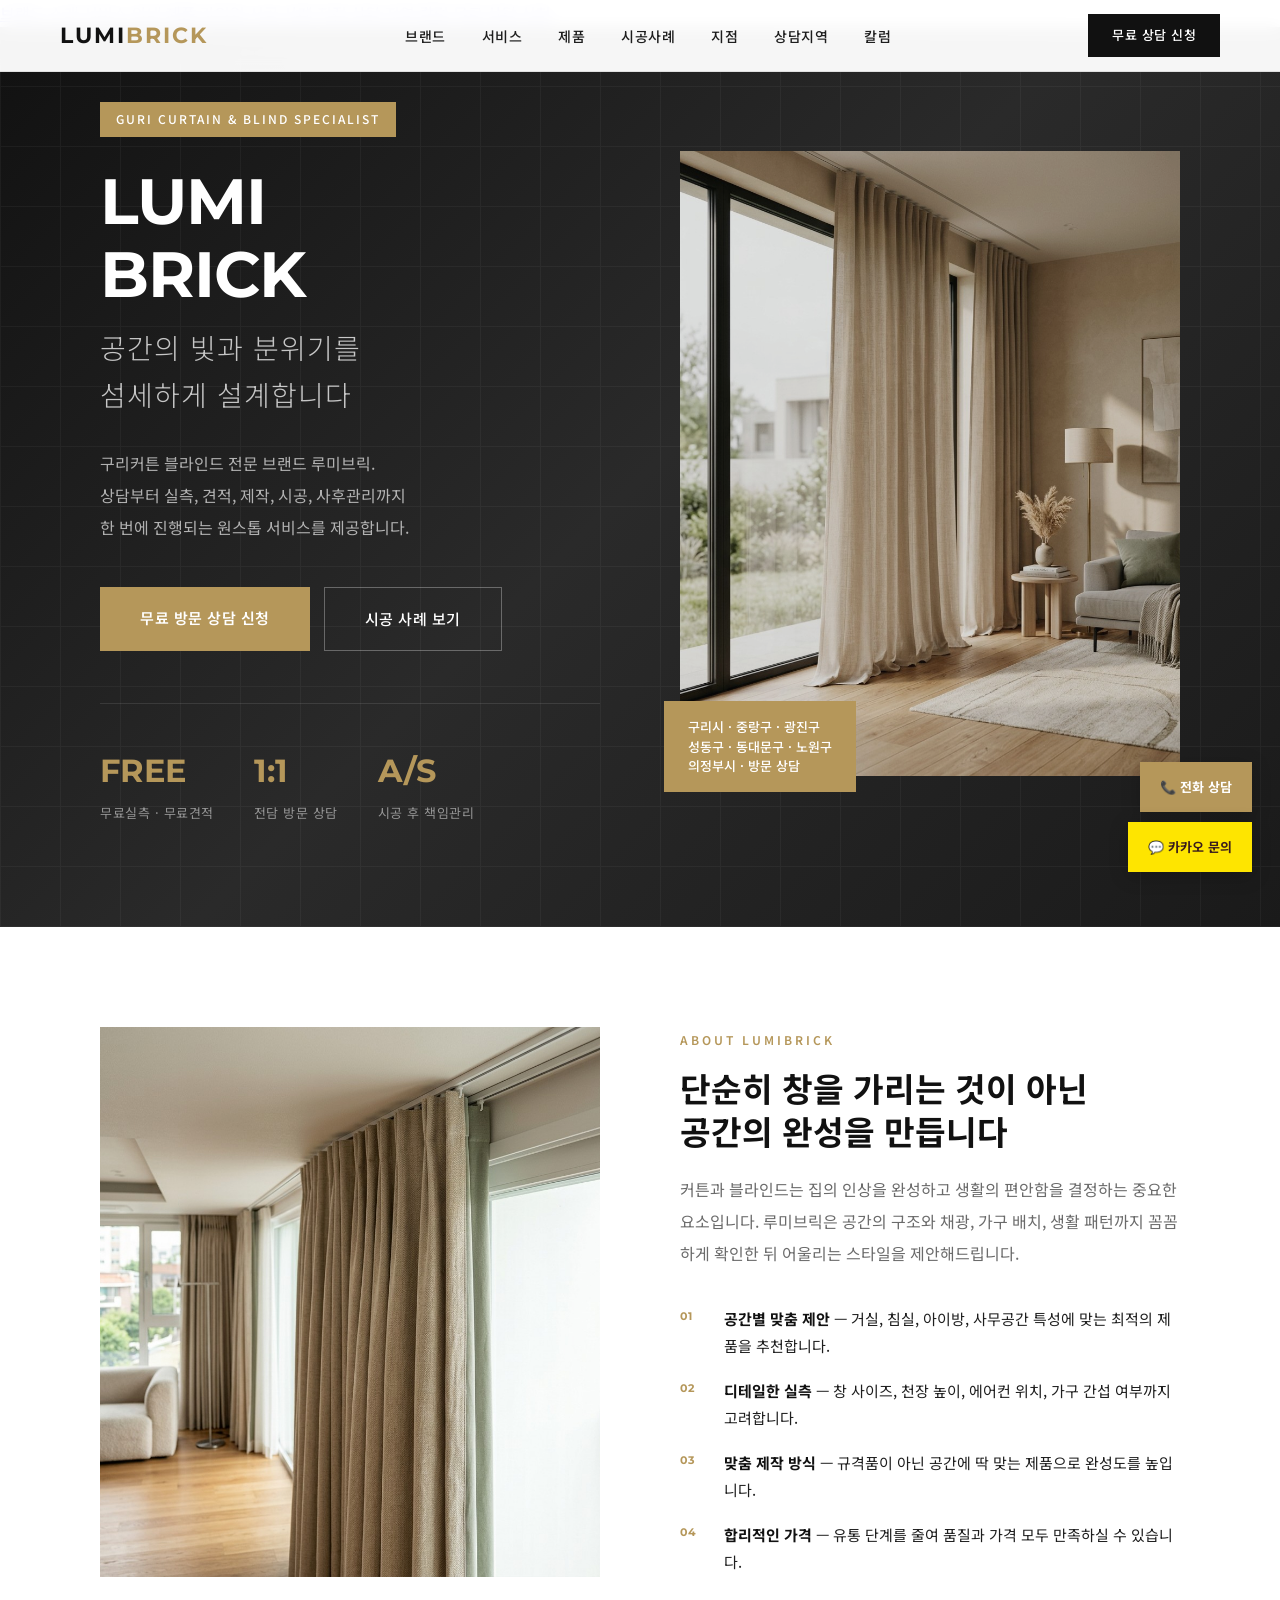
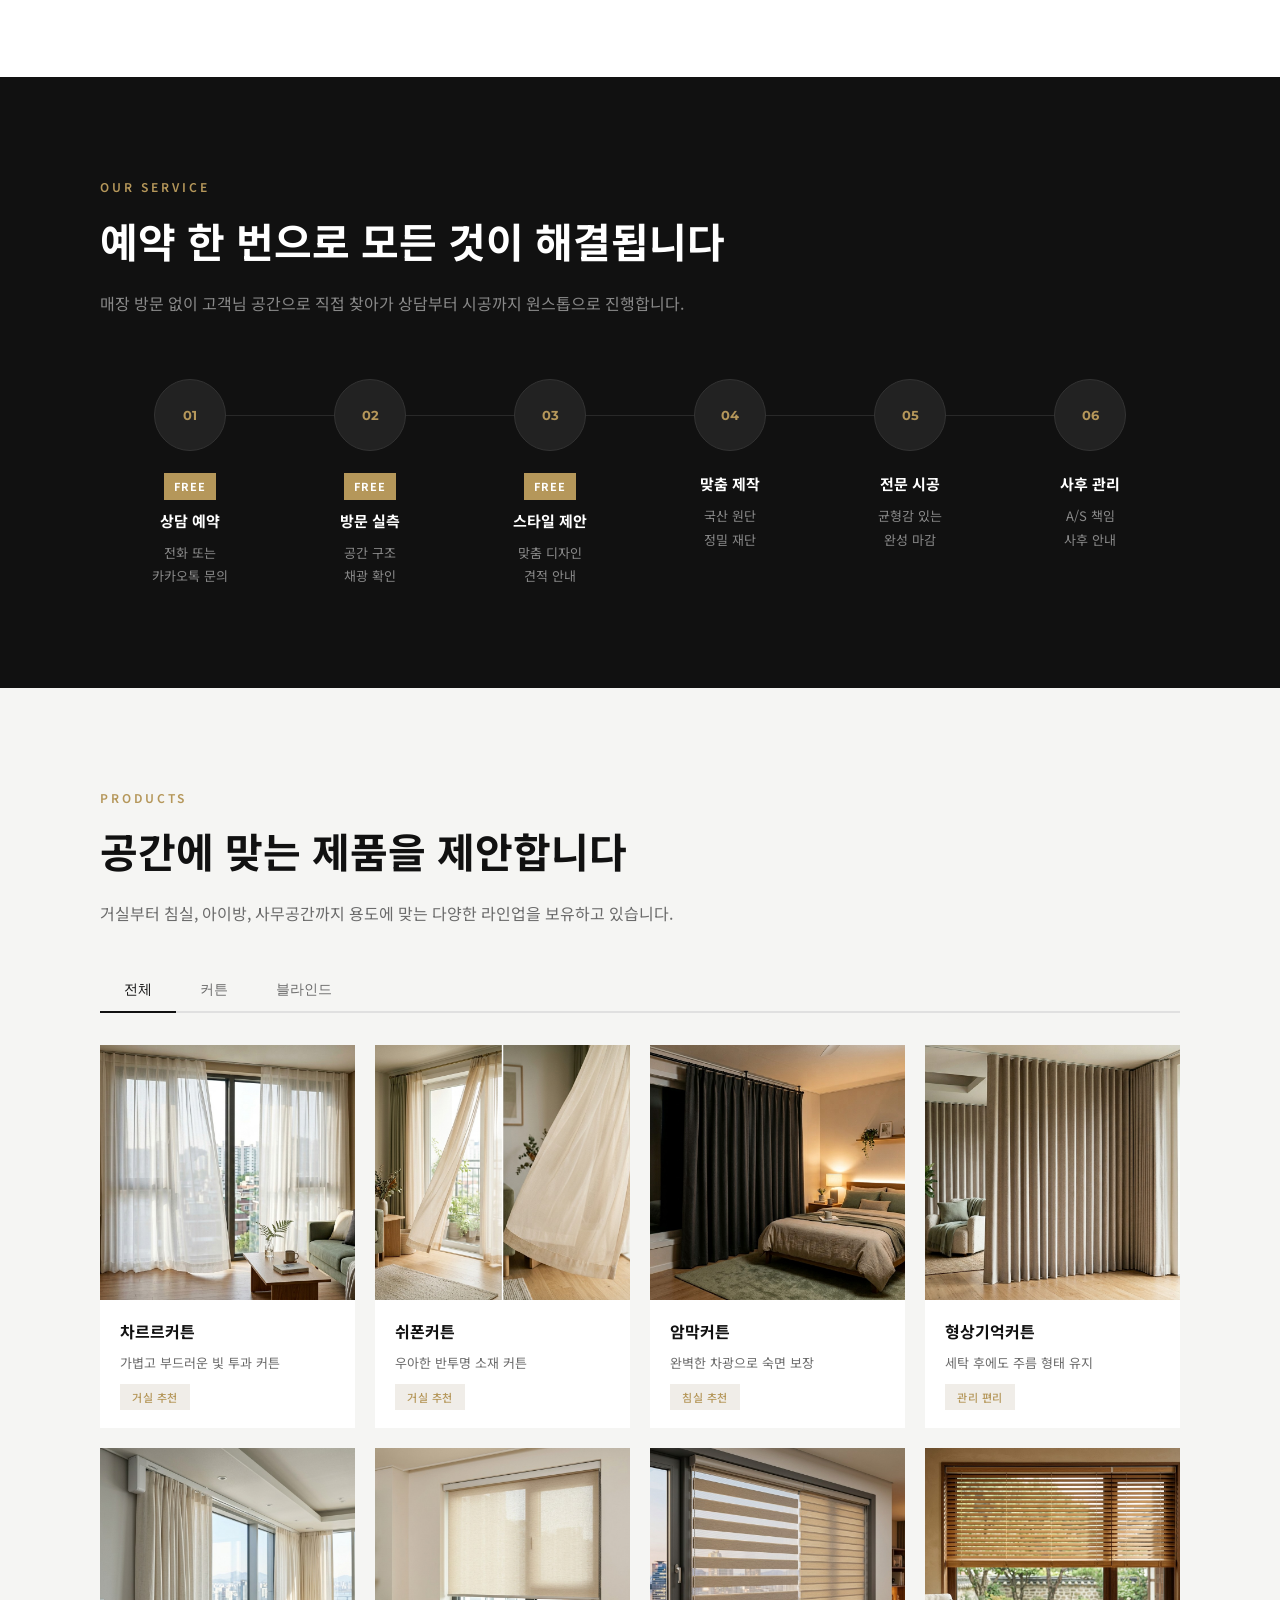
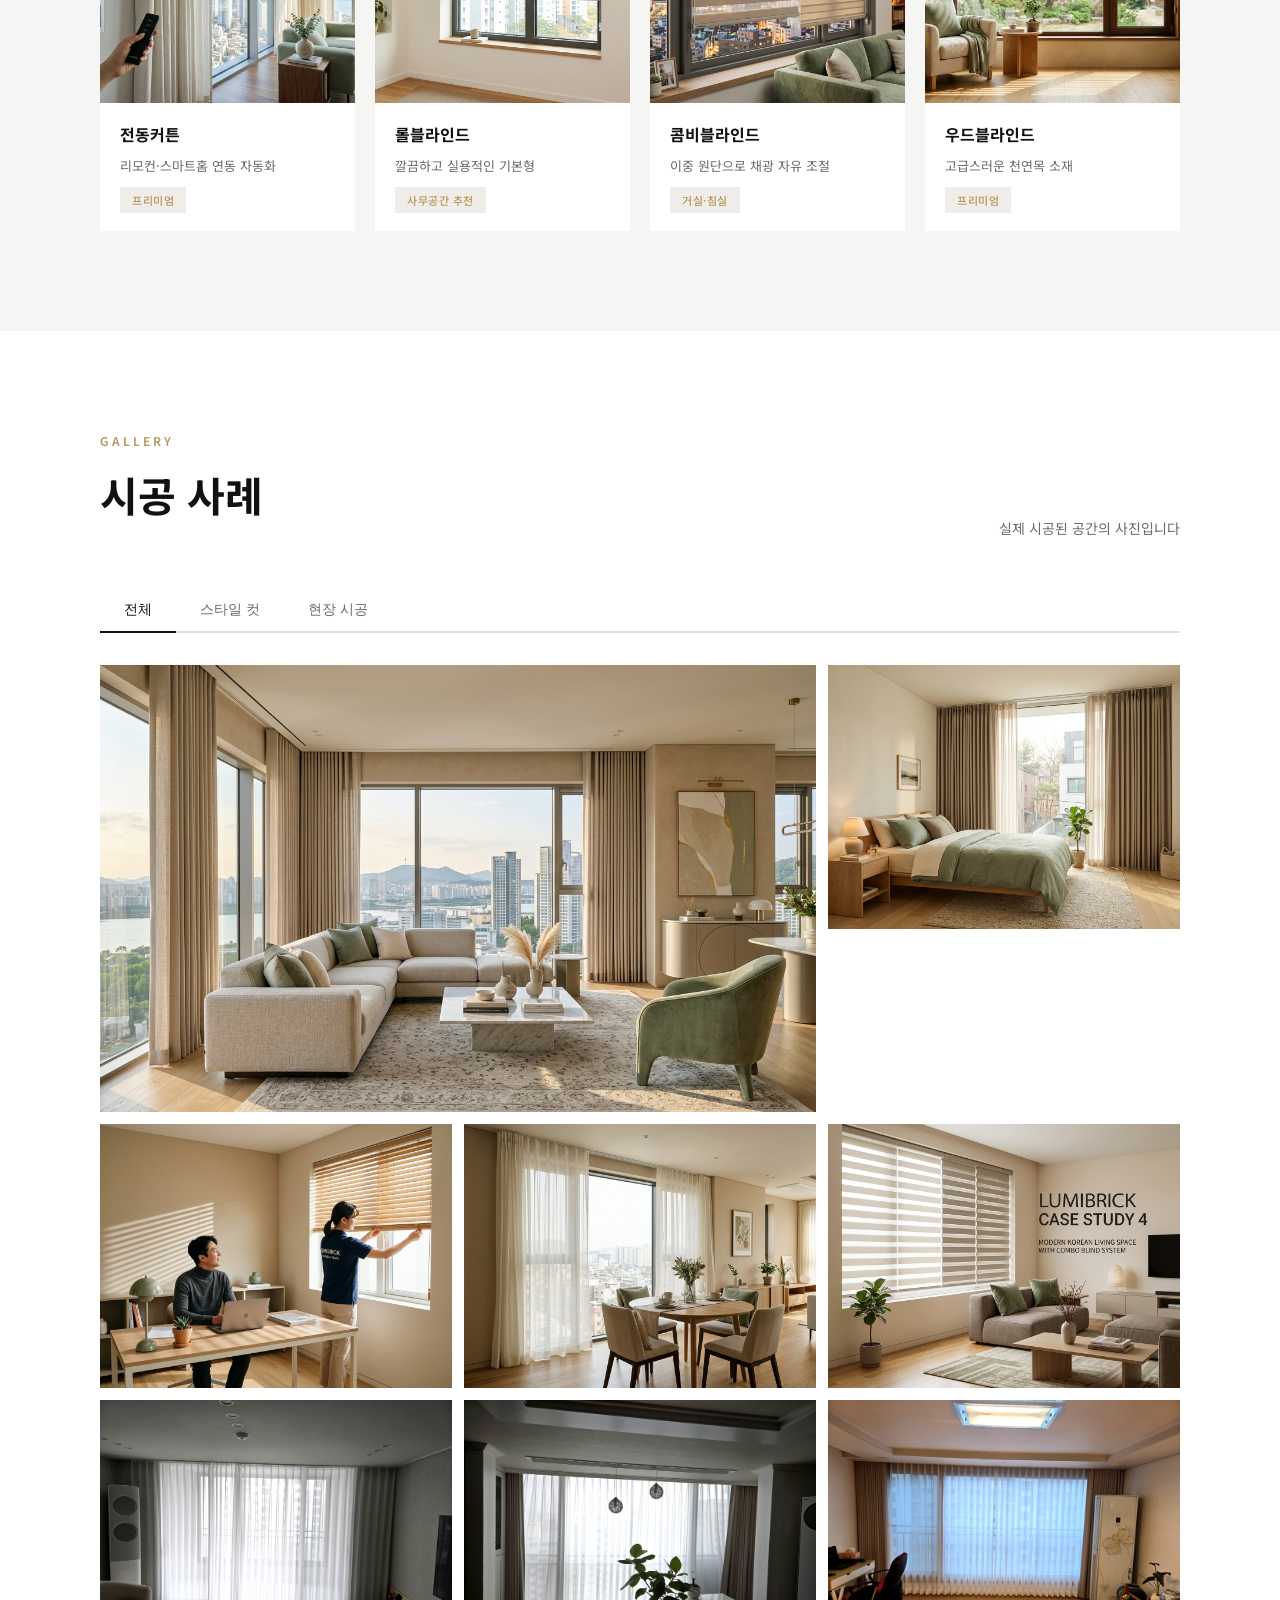
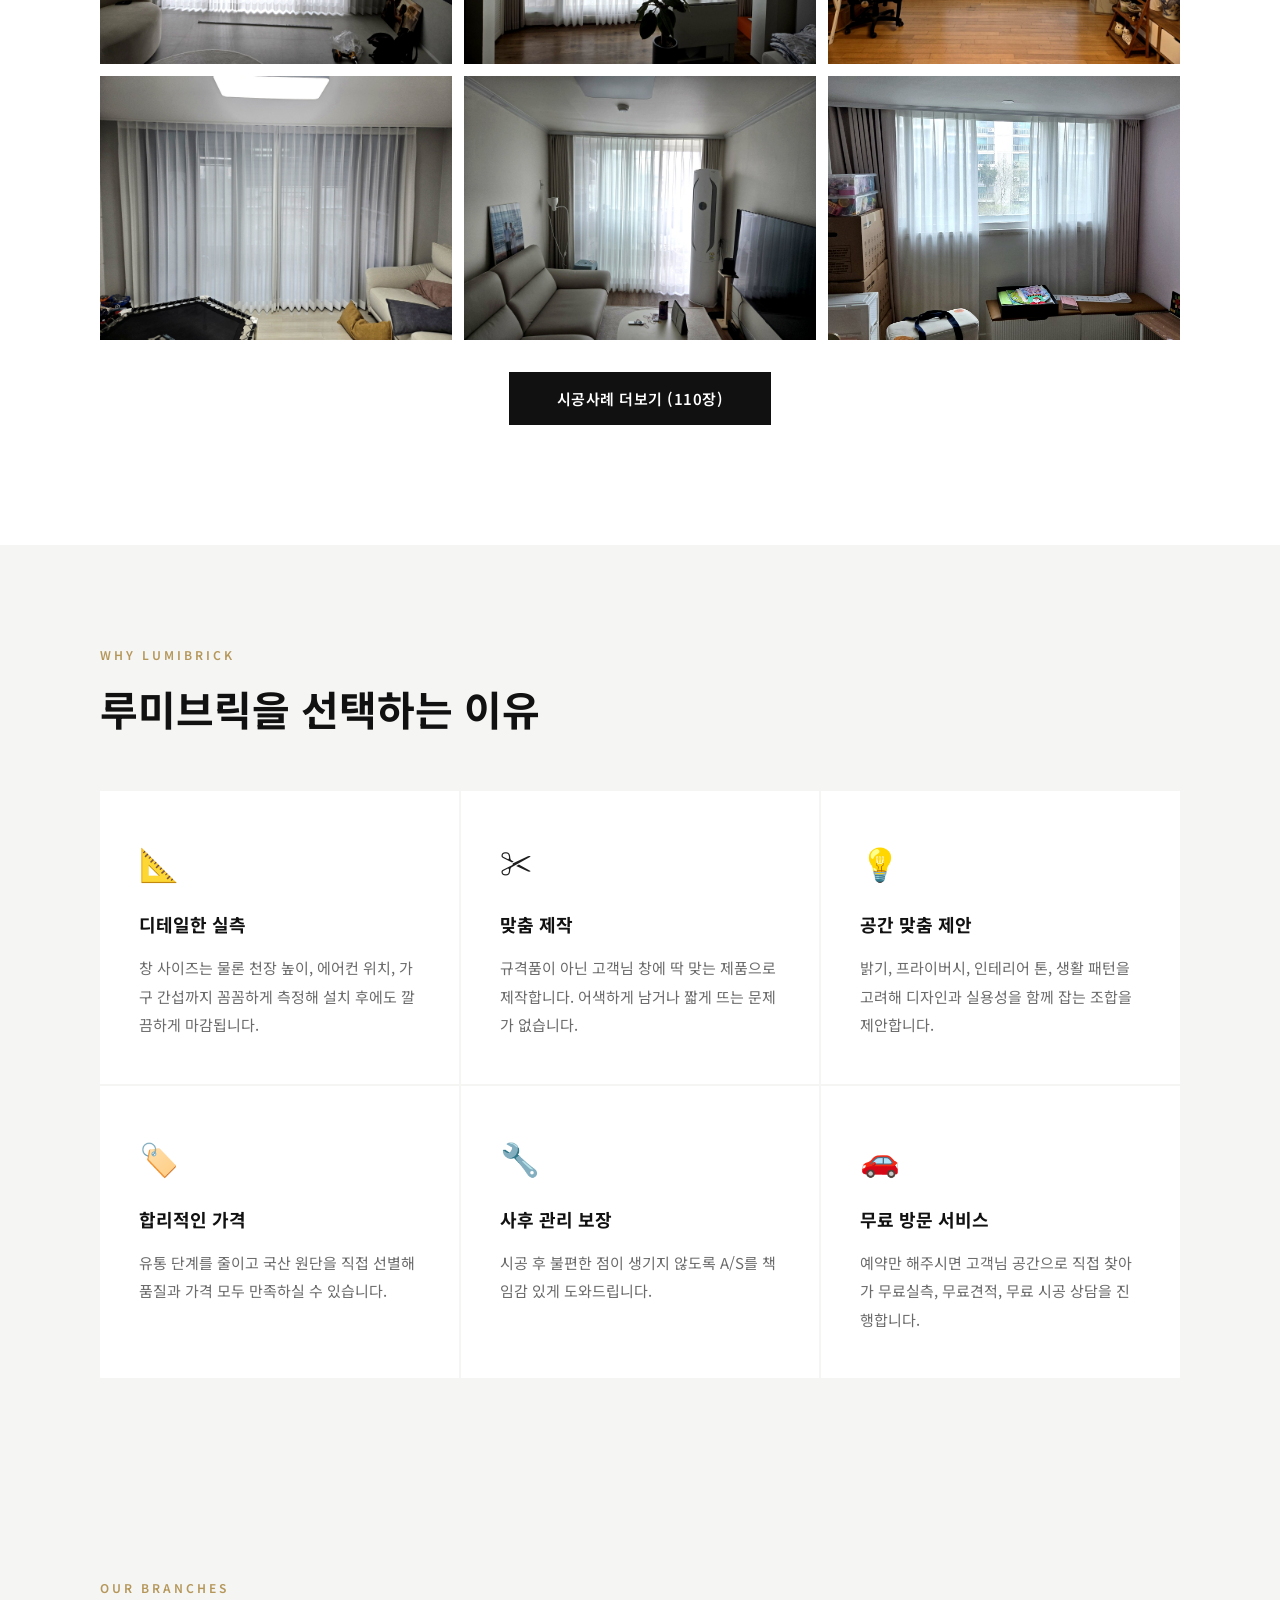
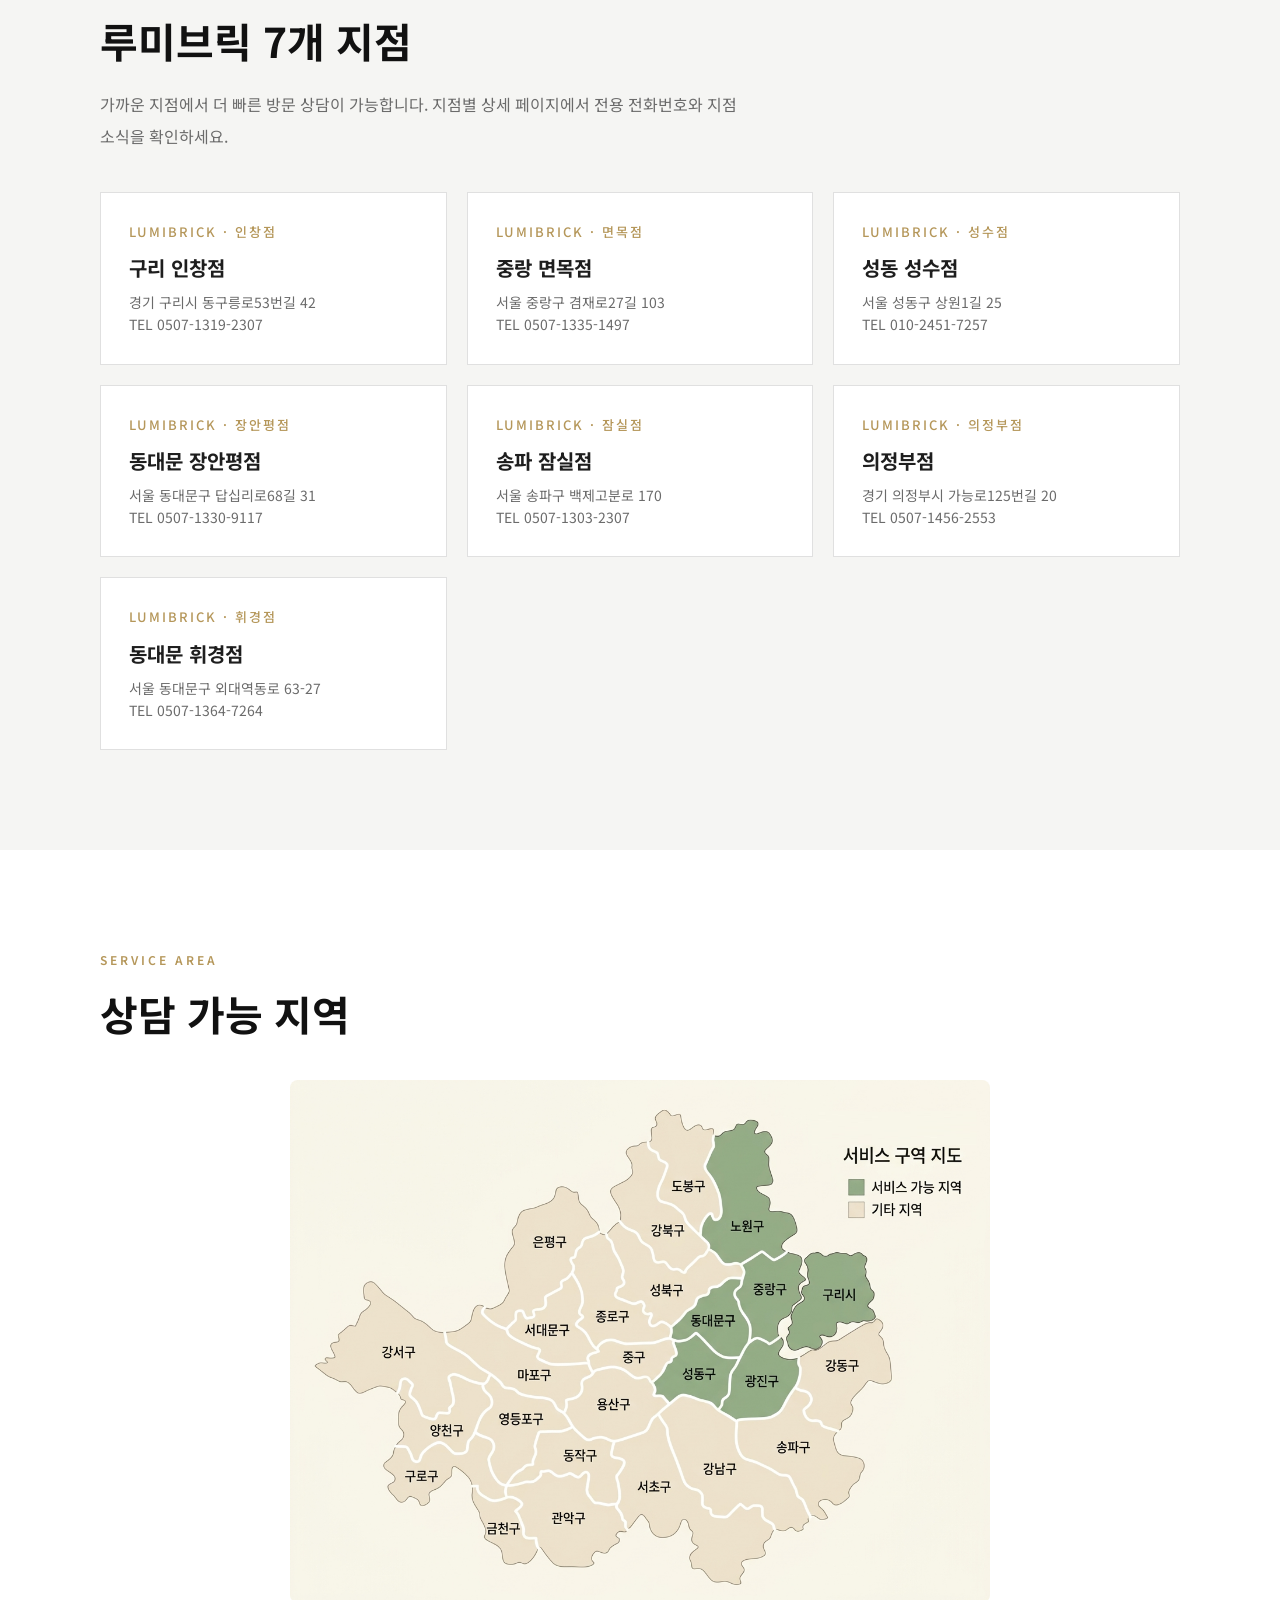
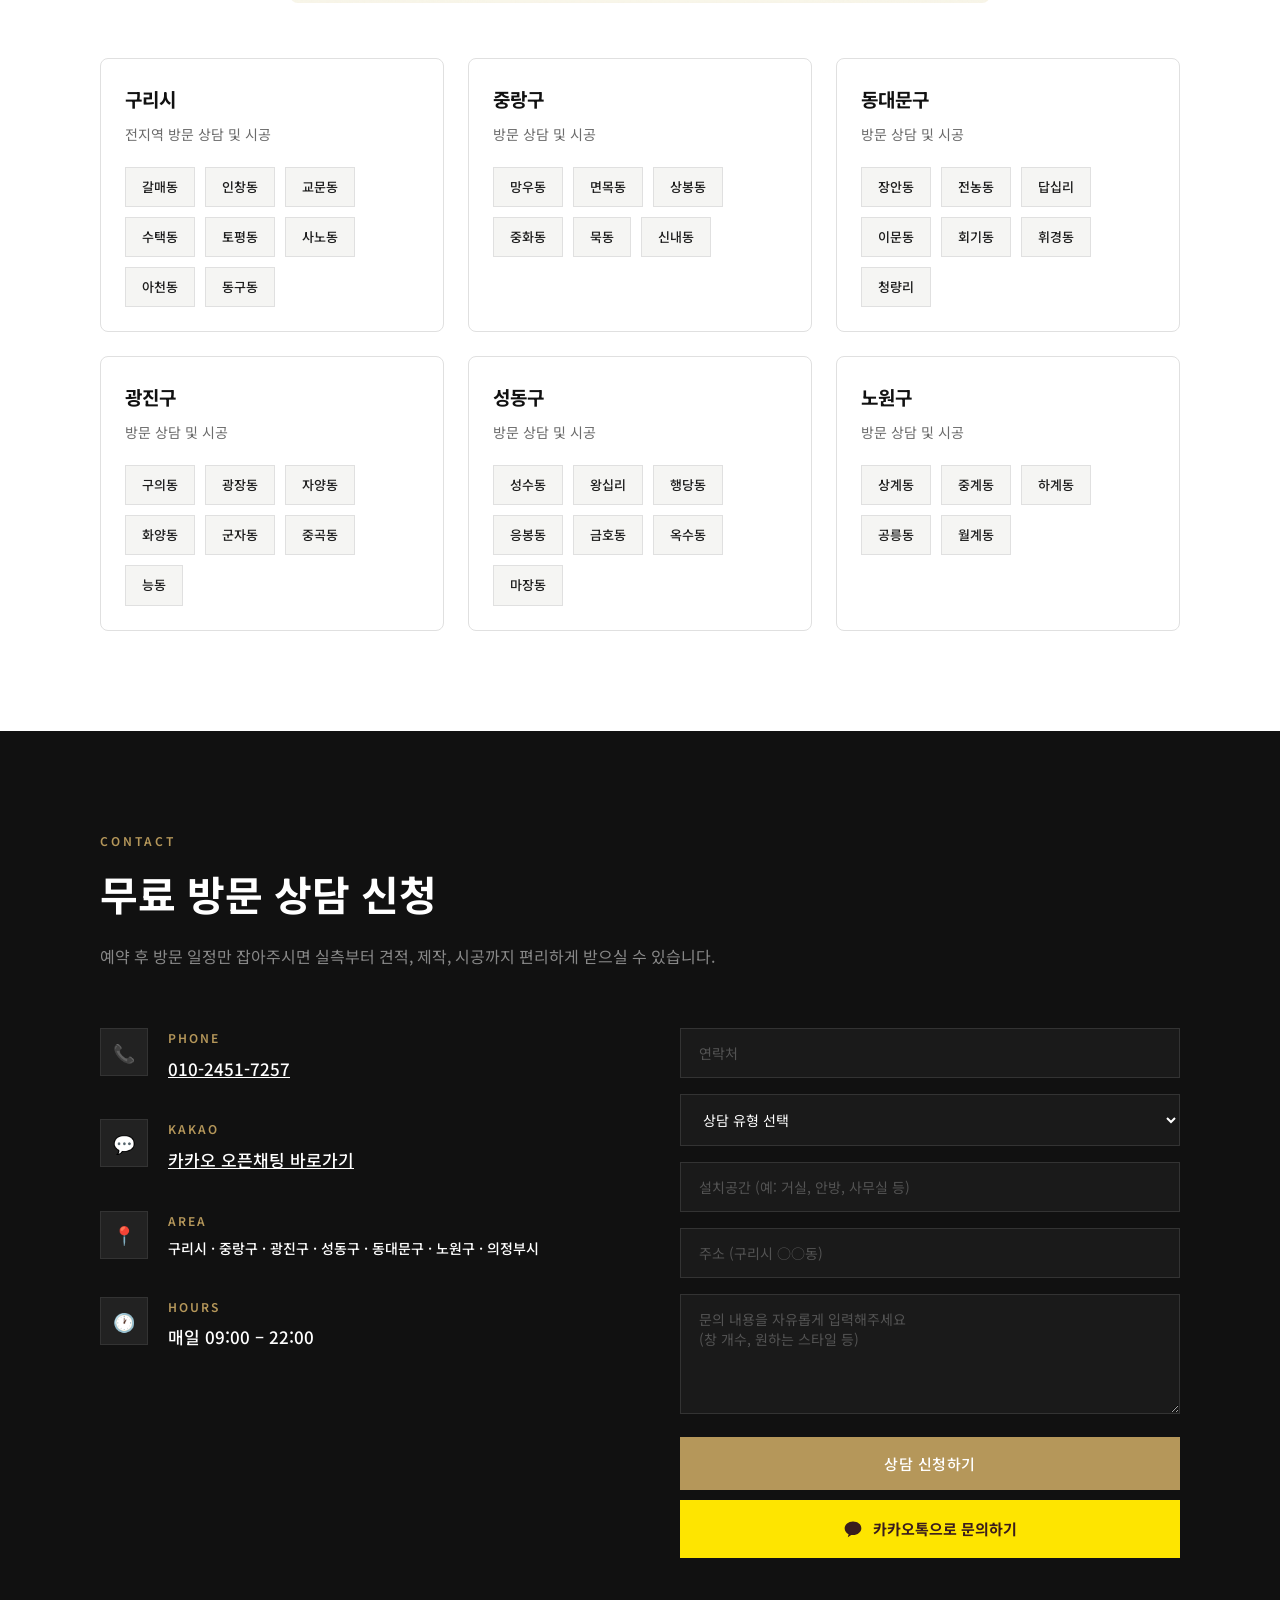
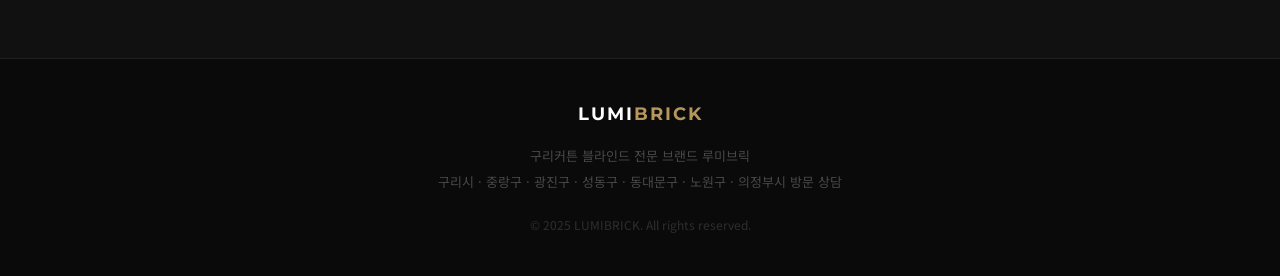
<file: index.html>
<!DOCTYPE html>
<html lang="ko">
<head>
  <meta charset="UTF-8" />
  <meta name="viewport" content="width=device-width, initial-scale=1.0" />
  <title>루미브릭 | 구리 커튼 블라인드 전문 · 무료실측 견적</title>
  <meta name="description" content="구리 커튼·블라인드 전문 브랜드 루미브릭. 무료 실측·견적부터 시공까지 원스톱. 구리시·중랑구·광진구·성동구·동대문구·노원구·의정부시 방문 상담. 010-2451-7257." />
  <meta name="keywords" content="구리커튼, 구리블라인드, 구리시 커튼, 구리 블라인드 시공, 중랑구 커튼, 의정부 블라인드, 커튼 무료견적, 블라인드 무료실측, 루미브릭" />
  <meta name="author" content="루미브릭 (LUMIBRICK)" />
  <meta name="robots" content="index, follow, max-image-preview:large" />
  <meta name="theme-color" content="#b5975a" />
  <link rel="canonical" href="https://lumibrick.kro.kr/" />
  <link rel="icon" type="image/png" href="/images/logo_icon.png" />
  <link rel="apple-touch-icon" href="/images/logo_icon.png" />

  <!-- Open Graph (카카오톡·페이스북 공유용) -->
  <meta property="og:type" content="website" />
  <meta property="og:site_name" content="루미브릭" />
  <meta property="og:title" content="루미브릭 | 구리 커튼 블라인드 전문" />
  <meta property="og:description" content="구리 커튼·블라인드 전문. 무료 실측·견적부터 시공까지 원스톱 서비스. 010-2451-7257" />
  <meta property="og:url" content="https://lumibrick.kro.kr/" />
  <meta property="og:image" content="https://lumibrick.kro.kr/images/hero.jpg" />
  <meta property="og:image:width" content="1200" />
  <meta property="og:image:height" content="630" />
  <meta property="og:locale" content="ko_KR" />

  <!-- Twitter Card -->
  <meta name="twitter:card" content="summary_large_image" />
  <meta name="twitter:title" content="루미브릭 | 구리 커튼 블라인드 전문" />
  <meta name="twitter:description" content="구리 커튼·블라인드 전문. 무료 실측·견적부터 시공까지 원스톱 서비스." />
  <meta name="twitter:image" content="https://lumibrick.kro.kr/images/hero.jpg" />

  <!-- 네이버/구글 검색엔진 소유권 확인 (발급받은 코드로 교체) -->
  <!-- <meta name="naver-site-verification" content="여기에_네이버_확인_코드" /> -->
  <!-- <meta name="google-site-verification" content="여기에_구글_확인_코드" /> -->

  <!-- JSON-LD 구조화 데이터: LocalBusiness (지역 검색 노출 핵심) -->
  <script type="application/ld+json">
  {
    "@context": "https://schema.org",
    "@type": "LocalBusiness",
    "name": "루미브릭 (LUMIBRICK)",
    "image": "https://lumibrick.kro.kr/images/hero.jpg",
    "@id": "https://lumibrick.kro.kr/",
    "url": "https://lumibrick.kro.kr/",
    "telephone": "+82-10-2451-7257",
    "priceRange": "₩₩",
    "description": "구리 커튼·블라인드 전문 브랜드. 무료 실측·견적부터 시공까지 원스톱 방문 서비스.",
    "address": {
      "@type": "PostalAddress",
      "addressCountry": "KR",
      "addressRegion": "경기도",
      "addressLocality": "구리시"
    },
    "areaServed": [
      {"@type":"City","name":"구리시"},
      {"@type":"AdministrativeArea","name":"중랑구"},
      {"@type":"AdministrativeArea","name":"광진구"},
      {"@type":"AdministrativeArea","name":"성동구"},
      {"@type":"AdministrativeArea","name":"동대문구"},
      {"@type":"AdministrativeArea","name":"노원구"},
      {"@type":"City","name":"의정부시"}
    ],
    "openingHoursSpecification": [{
      "@type": "OpeningHoursSpecification",
      "dayOfWeek": ["Monday","Tuesday","Wednesday","Thursday","Friday","Saturday","Sunday"],
      "opens": "09:00",
      "closes": "22:00"
    }],
    "sameAs": [
      "http://pf.kakao.com/_IHBnX"
    ],
    "makesOffer": [
      {"@type":"Offer","itemOffered":{"@type":"Service","name":"커튼 시공"}},
      {"@type":"Offer","itemOffered":{"@type":"Service","name":"블라인드 시공"}},
      {"@type":"Offer","itemOffered":{"@type":"Service","name":"무료 실측 및 견적"}}
    ]
  }
  </script>

  <link rel="preconnect" href="https://fonts.googleapis.com" />
  <link href="https://fonts.googleapis.com/css2?family=Noto+Sans+KR:wght@300;400;500;700&family=Montserrat:wght@400;600;700&display=swap" rel="stylesheet" />
  <style>
    *, *::before, *::after { box-sizing: border-box; margin: 0; padding: 0; }

    :root {
      --black: #111111;
      --dark: #1e1e1e;
      --gray: #6b6b6b;
      --light-gray: #f5f5f3;
      --border: #e0e0e0;
      --white: #ffffff;
      --accent: #b5975a;
      --accent-light: #d4b47a;
    }

    html { scroll-behavior: smooth; }
    body { font-family: 'Noto Sans KR', sans-serif; color: var(--dark); background: var(--white); line-height: 1.7; }

    /* ── NAV ── */
    nav {
      position: fixed; top: 0; left: 0; right: 0; z-index: 100;
      display: flex; align-items: center; justify-content: space-between;
      padding: 0 60px; height: 72px;
      background: rgba(255,255,255,0.96); backdrop-filter: blur(8px);
      border-bottom: 1px solid var(--border);
      transition: box-shadow .3s;
    }
    nav.scrolled { box-shadow: 0 2px 20px rgba(0,0,0,.08); }
    .nav-logo { font-family: 'Montserrat', sans-serif; font-weight: 700; font-size: 22px; letter-spacing: 2px; color: var(--black); text-decoration: none; }
    .nav-logo span { color: var(--accent); }
    .nav-links { display: flex; gap: 36px; list-style: none; }
    .nav-links a { font-size: 14px; font-weight: 500; color: var(--dark); text-decoration: none; letter-spacing: .5px; transition: color .2s; }
    .nav-links a:hover { color: var(--accent); }
    .nav-cta {
      background: var(--black); color: var(--white);
      padding: 10px 24px; font-size: 13px; font-weight: 500;
      border: none; cursor: pointer; letter-spacing: .5px;
      text-decoration: none; transition: background .2s;
    }
    .nav-cta:hover { background: var(--accent); }
    .hamburger { display: none; flex-direction: column; gap: 5px; cursor: pointer; }
    .hamburger span { width: 24px; height: 2px; background: var(--black); display: block; transition: .3s; }

    /* ── HERO ── */
    #hero {
      min-height: 100vh; padding-top: 72px;
      display: flex; align-items: center;
      background: var(--black);
      position: relative; overflow: hidden;
    }
    .hero-bg {
      position: absolute; inset: 0;
      background: linear-gradient(135deg, #111 0%, #2a2a2a 50%, #1a1a1a 100%);
    }
    .hero-grid {
      position: absolute; inset: 0; opacity: .04;
      background-image: repeating-linear-gradient(0deg, #fff 0, #fff 1px, transparent 1px, transparent 60px),
                        repeating-linear-gradient(90deg, #fff 0, #fff 1px, transparent 1px, transparent 60px);
    }
    .hero-content {
      position: relative; z-index: 2;
      max-width: 1200px; margin: 0 auto; padding: 0 60px;
      display: grid; grid-template-columns: 1fr 1fr; gap: 80px; align-items: center;
    }
    .hero-text {}
    .hero-badge {
      display: inline-block; background: var(--accent);
      color: var(--white); font-size: 12px; font-weight: 500;
      letter-spacing: 2px; padding: 7px 16px; margin-bottom: 28px;
    }
    .hero-title {
      font-family: 'Montserrat', sans-serif;
      font-size: clamp(40px, 5vw, 64px);
      font-weight: 700; color: var(--white);
      line-height: 1.15; margin-bottom: 12px; letter-spacing: -1px;
    }
    .hero-title-kr {
      font-size: clamp(20px, 2.4vw, 28px); font-weight: 300;
      color: rgba(255,255,255,.75); margin-bottom: 28px; letter-spacing: 1px;
    }
    .hero-desc { font-size: 16px; color: rgba(255,255,255,.65); line-height: 2; margin-bottom: 44px; }
    .hero-btns { display: flex; gap: 14px; flex-wrap: wrap; }
    .btn-primary {
      background: var(--accent); color: var(--white);
      padding: 18px 40px; font-size: 15px; font-weight: 600;
      letter-spacing: .5px; border: none; cursor: pointer;
      text-decoration: none; transition: background .2s; display: inline-block;
    }
    .btn-primary:hover { background: var(--accent-light); }
    .btn-outline {
      background: transparent; color: var(--white);
      padding: 18px 40px; font-size: 15px; font-weight: 500;
      letter-spacing: .5px; border: 1px solid rgba(255,255,255,.3);
      cursor: pointer; text-decoration: none; transition: border-color .2s, color .2s; display: inline-block;
    }
    .btn-outline:hover { border-color: var(--accent); color: var(--accent); }
    .hero-stats {
      display: flex; gap: 40px; margin-top: 52px;
      padding-top: 40px; border-top: 1px solid rgba(255,255,255,.1);
    }
    .stat-item {}
    .stat-num { font-family: 'Montserrat', sans-serif; font-size: 32px; font-weight: 700; color: var(--accent); }
    .stat-label { font-size: 13px; color: rgba(255,255,255,.5); letter-spacing: .5px; margin-top: 4px; }

    .hero-visual {
      position: relative;
    }
    .hero-img-wrap {
      width: 100%; aspect-ratio: 4/5;
      background: #2a2a2a;
      overflow: hidden; position: relative;
    }
    .hero-img-wrap img {
      width: 100%; height: 100%; object-fit: cover; opacity: .85;
    }
    /* 사진 없을 때 placeholder */
    .hero-img-placeholder {
      width: 100%; height: 100%;
      display: flex; flex-direction: column; align-items: center; justify-content: center;
      color: rgba(255,255,255,.2); font-size: 13px; letter-spacing: 1px;
      background: linear-gradient(160deg, #2a2a2a, #1a1a1a);
    }
    .hero-img-placeholder svg { margin-bottom: 12px; opacity: .3; }
    .hero-tag {
      position: absolute; bottom: -16px; left: -16px;
      background: var(--accent); color: var(--white);
      padding: 16px 24px; font-size: 13px; font-weight: 500; line-height: 1.5;
    }

    /* ── SECTION COMMON ── */
    section { padding: 100px 0; }
    .container { max-width: 1200px; margin: 0 auto; padding: 0 60px; }
    .section-label {
      font-size: 12px; font-weight: 600; letter-spacing: 3px;
      color: var(--accent); text-transform: uppercase; margin-bottom: 16px;
    }
    .section-title {
      font-size: clamp(28px, 3.2vw, 42px); font-weight: 700;
      color: var(--black); line-height: 1.3; margin-bottom: 20px;
    }
    .section-desc { font-size: 16px; color: var(--gray); line-height: 2; max-width: 640px; }

    /* ── ABOUT ── */
    #about { background: var(--white); }
    .about-grid { display: grid; grid-template-columns: 1fr 1fr; gap: 80px; align-items: center; }
    .about-img-wrap {
      aspect-ratio: 1/1.1;
      background: var(--light-gray);
      overflow: hidden; position: relative;
    }
    .about-img-wrap img { width: 100%; height: 100%; object-fit: cover; }
    .about-img-placeholder {
      width: 100%; height: 100%;
      display: flex; align-items: center; justify-content: center;
      font-size: 13px; color: #bbb; letter-spacing: 1px;
    }
    .about-points { margin-top: 36px; display: flex; flex-direction: column; gap: 18px; }
    .about-point { display: flex; gap: 16px; align-items: flex-start; }
    .point-num {
      font-family: 'Montserrat', sans-serif; font-size: 11px; font-weight: 700;
      color: var(--accent); letter-spacing: 1px; min-width: 28px; padding-top: 2px;
    }
    .point-text { font-size: 15px; color: var(--dark); line-height: 1.8; }
    .point-text strong { font-weight: 700; color: var(--black); }

    /* ── SERVICE PROCESS ── */
    #process { background: var(--black); }
    #process .section-title { color: var(--white); }
    #process .section-desc { color: rgba(255,255,255,.5); }
    .process-steps {
      display: grid; grid-template-columns: repeat(6, 1fr); gap: 0;
      margin-top: 60px; position: relative;
    }
    .process-steps::before {
      content: ''; position: absolute;
      top: 36px; left: 10%; right: 10%; height: 1px;
      background: rgba(255,255,255,.1);
    }
    .process-step { text-align: center; padding: 0 10px; position: relative; z-index: 1; }
    .step-circle {
      width: 72px; height: 72px; border-radius: 50%;
      background: #222; border: 1px solid #333;
      display: flex; align-items: center; justify-content: center;
      margin: 0 auto 20px; font-family: 'Montserrat', sans-serif;
      font-size: 13px; font-weight: 700; color: var(--accent);
      transition: background .3s;
    }
    .process-step:hover .step-circle { background: var(--accent); color: var(--white); border-color: var(--accent); }
    .step-title { font-size: 15px; font-weight: 700; color: var(--white); margin-bottom: 8px; }
    .step-desc { font-size: 13px; color: rgba(255,255,255,.5); line-height: 1.8; }
    .step-badge {
      display: inline-block; background: var(--accent);
      color: var(--white); font-size: 11px; font-weight: 700;
      padding: 4px 10px; margin-bottom: 8px; letter-spacing: 1px;
    }

    /* ── PRODUCTS ── */
    #products { background: var(--light-gray); }
    .product-tabs { display: flex; gap: 0; margin: 40px 0 32px; border-bottom: 2px solid var(--border); }
    .tab-btn {
      padding: 12px 24px; font-size: 14px; font-weight: 500;
      background: none; border: none; cursor: pointer; color: var(--gray);
      border-bottom: 2px solid transparent; margin-bottom: -2px;
      transition: color .2s, border-color .2s;
    }
    .tab-btn.active { color: var(--black); border-bottom-color: var(--black); }
    .product-grid {
      display: grid; grid-template-columns: repeat(4, 1fr); gap: 20px;
    }
    .product-card {
      background: var(--white); overflow: hidden;
      transition: transform .3s, box-shadow .3s; cursor: pointer;
    }
    .product-card:hover { transform: translateY(-4px); box-shadow: 0 12px 40px rgba(0,0,0,.1); }
    .product-img {
      aspect-ratio: 1; background: #e8e8e6;
      overflow: hidden; position: relative;
    }
    .product-img img { width: 100%; height: 100%; object-fit: cover; transition: transform .4s; }
    .product-card:hover .product-img img { transform: scale(1.05); }
    .product-img-ph {
      width: 100%; height: 100%;
      display: flex; flex-direction: column; align-items: center; justify-content: center;
      font-size: 12px; color: #bbb; gap: 8px;
    }
    .product-info { padding: 18px 20px; }
    .product-name { font-size: 16px; font-weight: 700; color: var(--black); margin-bottom: 6px; }
    .product-sub { font-size: 13px; color: var(--gray); }
    .product-tag {
      display: inline-block; font-size: 11px; font-weight: 500;
      background: #f0ede8; color: var(--accent);
      padding: 4px 12px; margin-top: 10px; letter-spacing: .5px;
    }

    /* ── GALLERY ── */
    #gallery { background: var(--white); }
    .gallery-intro { display: flex; justify-content: space-between; align-items: flex-end; margin-bottom: 48px; }
    .gallery-grid {
      display: grid;
      grid-template-columns: repeat(3, 1fr);
      gap: 12px;
    }
    .gallery-item {
      overflow: hidden; background: #e8e8e6; position: relative; cursor: pointer;
      aspect-ratio: 4/3;
    }
    .gallery-item:first-child {
      grid-column: span 2; aspect-ratio: 8/5;
    }
    .gallery-item img {
      width: 100%; height: 100%; object-fit: cover;
      transition: transform .5s;
    }
    .gallery-item:hover img { transform: scale(1.04); }
    .gallery-item-ph {
      width: 100%; height: 100%; min-height: 200px;
      display: flex; flex-direction: column; align-items: center; justify-content: center;
      font-size: 12px; color: #bbb; gap: 8px; padding: 20px;
      text-align: center;
    }
    .gallery-overlay {
      position: absolute; inset: 0; background: rgba(0,0,0,0);
      display: flex; align-items: center; justify-content: center;
      transition: background .3s;
    }
    .gallery-item:hover .gallery-overlay { background: rgba(0,0,0,.3); }
    .gallery-overlay-text {
      color: var(--white); font-size: 13px; font-weight: 500;
      opacity: 0; transition: opacity .3s; letter-spacing: 1px;
    }
    .gallery-item:hover .gallery-overlay-text { opacity: 1; }

    /* ── WHY ── */
    #why { background: var(--light-gray); }
    .why-grid { display: grid; grid-template-columns: repeat(3, 1fr); gap: 2px; margin-top: 56px; }
    .why-card {
      background: var(--white); padding: 44px 36px;
      border-left: 3px solid transparent;
      transition: border-color .3s;
    }
    .why-card:hover { border-left-color: var(--accent); }
    .why-icon { font-size: 32px; margin-bottom: 20px; }
    .why-title { font-size: 18px; font-weight: 700; margin-bottom: 14px; color: var(--black); }
    .why-desc { font-size: 15px; color: var(--gray); line-height: 1.9; }

    /* ── AREA ── */
    #area { background: var(--white); }
    .area-grid { display: grid; grid-template-columns: 1fr 1fr; gap: 60px; align-items: start; margin-top: 48px; }
    .area-list { display: flex; flex-wrap: wrap; gap: 10px; margin-top: 20px; }
    .area-tag {
      background: var(--light-gray); color: var(--dark);
      padding: 8px 16px; font-size: 13px; font-weight: 500;
      border: 1px solid var(--border); transition: background .2s, border-color .2s;
    }
    .area-tag:hover { background: var(--accent); color: var(--white); border-color: var(--accent); }
    .area-title { font-size: 19px; font-weight: 700; color: var(--black); margin-bottom: 8px; }
    .area-sub { font-size: 14px; color: var(--gray); }
    .area-cards {
      display: grid; grid-template-columns: repeat(3, 1fr); gap: 24px;
    }
    .area-card {
      background: var(--white); padding: 24px; border: 1px solid var(--border); border-radius: 8px;
    }

    /* ── CONTACT ── */
    #contact { background: var(--black); }
    #contact .section-title { color: var(--white); }
    #contact .section-desc { color: rgba(255,255,255,.5); }
    .contact-grid { display: grid; grid-template-columns: 1fr 1fr; gap: 80px; margin-top: 56px; }
    .contact-info { }
    .contact-item { display: flex; gap: 20px; margin-bottom: 36px; align-items: flex-start; }
    .contact-icon {
      width: 48px; height: 48px; background: #222; border: 1px solid #333;
      display: flex; align-items: center; justify-content: center;
      font-size: 18px; flex-shrink: 0;
    }
    .contact-label { font-size: 12px; font-weight: 600; letter-spacing: 2px; color: var(--accent); margin-bottom: 6px; }
    .contact-value { font-size: 17px; font-weight: 500; color: var(--white); }
    .contact-value-placeholder { font-size: 16px; color: rgba(255,255,255,.3); font-style: italic; }
    .contact-form-wrap { }
    .form-row { margin-bottom: 16px; }
    .form-row input, .form-row select, .form-row textarea {
      width: 100%; background: #1a1a1a; border: 1px solid #333;
      color: var(--white); padding: 14px 18px; font-size: 14px;
      font-family: 'Noto Sans KR', sans-serif;
      outline: none; transition: border-color .2s;
    }
    .form-row input::placeholder, .form-row textarea::placeholder { color: rgba(255,255,255,.25); }
    .form-row input:focus, .form-row select:focus, .form-row textarea:focus { border-color: var(--accent); }
    .form-row textarea { height: 120px; resize: vertical; }
    .form-row select option { background: #222; }
    .form-grid { display: grid; grid-template-columns: 1fr 1fr; gap: 12px; }
    .btn-submit {
      width: 100%; background: var(--accent); color: var(--white);
      border: none; padding: 16px; font-size: 15px; font-weight: 500;
      font-family: 'Noto Sans KR', sans-serif; cursor: pointer;
      letter-spacing: .5px; transition: background .2s;
    }
    .btn-submit:hover { background: var(--accent-light); }
    .kakao-btn {
      display: flex; align-items: center; justify-content: center; gap: 10px;
      width: 100%; background: #FEE500; color: #3A1D1D;
      border: none; padding: 16px; font-size: 15px; font-weight: 700;
      font-family: 'Noto Sans KR', sans-serif; cursor: pointer;
      margin-top: 10px; text-decoration: none; transition: opacity .2s;
    }
    .kakao-btn:hover { opacity: .88; }

    /* ── FOOTER ── */
    footer {
      background: #0a0a0a; border-top: 1px solid #1f1f1f;
      padding: 40px 0; text-align: center;
    }
    .footer-logo { font-family: 'Montserrat', sans-serif; font-size: 18px; font-weight: 700; color: var(--white); letter-spacing: 2px; margin-bottom: 14px; }
    .footer-logo span { color: var(--accent); }
    .footer-info { font-size: 13px; color: rgba(255,255,255,.25); line-height: 2; }
    .footer-copy { font-size: 12px; color: rgba(255,255,255,.15); margin-top: 20px; }

    /* ── FLOATING CTA ── */
    .float-cta {
      position: fixed; right: 28px; bottom: 28px; z-index: 99;
      display: flex; flex-direction: column; gap: 10px; align-items: flex-end;
    }
    .float-btn {
      display: flex; align-items: center; gap: 10px;
      padding: 14px 20px; font-size: 13px; font-weight: 700;
      cursor: pointer; border: none; text-decoration: none;
      box-shadow: 0 4px 20px rgba(0,0,0,.2); transition: transform .2s;
      font-family: 'Noto Sans KR', sans-serif;
    }
    .float-btn:hover { transform: translateY(-2px); }
    .float-kakao { background: #FEE500; color: #3A1D1D; }
    .float-tel { background: var(--accent); color: var(--white); }

    /* ── TABLET (max 900px) ── */
    @media (max-width: 900px) {
      nav { padding: 0 20px; }
      .nav-links, .nav-cta { display: none; }
      .hamburger { display: flex; }
      .nav-mobile-menu {
        display: none; position: fixed; top: 72px; left: 0; right: 0;
        background: var(--white); padding: 28px 24px; border-bottom: 1px solid var(--border);
        flex-direction: column; gap: 22px; z-index: 99;
      }
      .nav-mobile-menu.open { display: flex; }
      .nav-mobile-menu a { font-size: 17px; font-weight: 500; color: var(--dark); text-decoration: none; padding: 4px 0; }

      .container { padding: 0 24px; }
      section { padding: 72px 0; }
      .hero-content { grid-template-columns: 1fr; gap: 0; padding: 40px 24px 60px; }
      .hero-visual { display: none; }
      .hero-desc { font-size: 15px; }
      .hero-stats { gap: 28px; flex-wrap: wrap; }
      .stat-num { font-size: 26px; }

      .about-grid { grid-template-columns: 1fr; gap: 36px; }
      .about-img-wrap { aspect-ratio: 16/9; }

      .process-steps { grid-template-columns: repeat(3, 1fr); gap: 24px; }
      .process-steps::before { display: none; }
      .step-circle { width: 60px; height: 60px; font-size: 12px; }

      .product-grid { grid-template-columns: repeat(2, 1fr); gap: 16px; }

      .gallery-grid { grid-template-columns: 1fr 1fr; gap: 8px; }
      .gallery-item:first-child { grid-column: span 2; }

      .why-grid { grid-template-columns: 1fr 1fr; gap: 2px; }

      .area-grid { grid-template-columns: 1fr; gap: 36px; }
      .contact-grid { grid-template-columns: 1fr; gap: 48px; }

      .float-btn { padding: 13px 18px; font-size: 13px; }
    }

    /* ── MOBILE (max 600px) ── */
    @media (max-width: 600px) {
      nav { height: 64px; }
      .nav-mobile-menu { top: 64px; }

      .container { padding: 0 18px; }
      section { padding: 60px 0; }

      /* Hero */
      .hero-content { padding: 36px 18px 52px; }
      .hero-badge { font-size: 11px; letter-spacing: 1px; padding: 6px 12px; }
      .hero-title { font-size: clamp(36px, 10vw, 52px); }
      .hero-title-kr { font-size: clamp(17px, 4.5vw, 22px); }
      .hero-desc { font-size: 14px; line-height: 1.9; }
      .btn-primary, .btn-outline { padding: 16px 28px; font-size: 14px; width: 100%; text-align: center; }
      .hero-btns { flex-direction: column; gap: 10px; }
      .hero-stats { gap: 20px; margin-top: 40px; padding-top: 32px; }
      .stat-num { font-size: 24px; }
      .stat-label { font-size: 12px; }

      /* Section titles */
      .section-title { font-size: clamp(22px, 6vw, 30px); }
      .section-desc { font-size: 15px; }

      /* About */
      .about-img-wrap { aspect-ratio: 4/3; }
      .about-points { gap: 16px; }
      .point-text { font-size: 14px; }

      /* Process */
      .process-steps { grid-template-columns: repeat(2, 1fr); gap: 20px; }
      .step-circle { width: 54px; height: 54px; font-size: 11px; }
      .step-title { font-size: 14px; }
      .step-desc { font-size: 12px; }

      /* Products */
      .product-grid { grid-template-columns: 1fr 1fr; gap: 12px; }
      .product-info { padding: 14px 14px; }
      .product-name { font-size: 14px; }
      .product-sub { font-size: 12px; }
      .tab-btn { padding: 10px 14px; font-size: 13px; }

      /* Gallery */
      .gallery-grid { grid-template-columns: 1fr 1fr; gap: 6px; }
      .gallery-item:first-child { grid-column: span 2; }

      /* Why */
      .why-grid { grid-template-columns: 1fr; }
      .why-card { padding: 32px 24px; }
      .why-title { font-size: 17px; }
      .why-desc { font-size: 14px; }

      /* Area */
      .area-cards { grid-template-columns: 1fr; gap: 16px; }
      .area-tag { font-size: 13px; padding: 8px 14px; }

      /* Contact */
      .form-grid { grid-template-columns: 1fr; }
      .contact-item { gap: 14px; }
      .contact-icon { width: 42px; height: 42px; font-size: 16px; }
      .contact-value { font-size: 15px; }

      /* Float buttons */
      .float-cta { right: 16px; bottom: 16px; gap: 8px; }
      .float-btn { padding: 12px 16px; font-size: 13px; }

      /* Footer */
      .footer-info { font-size: 12px; }
    }
  </style>
</head>
<body>

<!-- NAV -->
<nav id="navbar">
  <a href="#hero" class="nav-logo">LUMI<span>BRICK</span></a>
  <ul class="nav-links">
    <li><a href="#about">브랜드</a></li>
    <li><a href="#process">서비스</a></li>
    <li><a href="#products">제품</a></li>
    <li><a href="#gallery">시공사례</a></li>
    <li><a href="#branches">지점</a></li>
    <li><a href="#area">상담지역</a></li>
    <li><a href="/columns/">칼럼</a></li>
  </ul>
  <a href="#contact" class="nav-cta">무료 상담 신청</a>
  <div class="hamburger" onclick="toggleMenu()">
    <span></span><span></span><span></span>
  </div>
</nav>
<div class="nav-mobile-menu" id="mobileMenu">
  <a href="#about" onclick="toggleMenu()">브랜드 소개</a>
  <a href="#process" onclick="toggleMenu()">서비스 안내</a>
  <a href="#products" onclick="toggleMenu()">제품 라인업</a>
  <a href="#gallery" onclick="toggleMenu()">시공 사례</a>
  <a href="#branches" onclick="toggleMenu()">지점</a>
  <a href="#area" onclick="toggleMenu()">상담 지역</a>
  <a href="/columns/" onclick="toggleMenu()">칼럼</a>
  <a href="#contact" onclick="toggleMenu()">무료 상담 신청</a>
</div>

<!-- HERO -->
<section id="hero">
  <div class="hero-bg"></div>
  <div class="hero-grid"></div>
  <div class="hero-content">
    <div class="hero-text">
      <div class="hero-badge">GURI CURTAIN &amp; BLIND SPECIALIST</div>
      <h1 class="hero-title">LUMI<br>BRICK</h1>
      <p class="hero-title-kr">공간의 빛과 분위기를<br>섬세하게 설계합니다</p>
      <p class="hero-desc">
        구리커튼 블라인드 전문 브랜드 루미브릭.<br>
        상담부터 실측, 견적, 제작, 시공, 사후관리까지<br>
        한 번에 진행되는 원스톱 서비스를 제공합니다.
      </p>
      <div class="hero-btns">
        <a href="#contact" class="btn-primary">무료 방문 상담 신청</a>
        <a href="#gallery" class="btn-outline">시공 사례 보기</a>
      </div>
      <div class="hero-stats">
        <div class="stat-item">
          <div class="stat-num">FREE</div>
          <div class="stat-label">무료실측 · 무료견적</div>
        </div>
        <div class="stat-item">
          <div class="stat-num">1:1</div>
          <div class="stat-label">전담 방문 상담</div>
        </div>
        <div class="stat-item">
          <div class="stat-num">A/S</div>
          <div class="stat-label">시공 후 책임관리</div>
        </div>
      </div>
    </div>
    <div class="hero-visual">
      <div class="hero-img-wrap">
        <img src="images/hero.jpg" alt="루미브릭 시공사례">
      </div>
      <div class="hero-tag">구리시 · 중랑구 · 광진구<br>성동구 · 동대문구 · 노원구<br>의정부시 · 방문 상담</div>
    </div>
  </div>
</section>

<!-- ABOUT -->
<section id="about">
  <div class="container">
    <div class="about-grid">
      <div class="about-img-wrap">
        <img src="images/about.jpg" alt="루미브릭 소개">
      </div>
      <div>
        <p class="section-label">About Lumibrick</p>
        <h2 class="section-title" style="white-space:nowrap;font-size:clamp(20px,2.6vw,38px);">단순히 창을 가리는 것이 아닌<br>공간의 완성을 만듭니다</h2>
        <p class="section-desc">
          커튼과 블라인드는 집의 인상을 완성하고 생활의 편안함을 결정하는 중요한 요소입니다.
          루미브릭은 공간의 구조와 채광, 가구 배치, 생활 패턴까지 꼼꼼하게 확인한 뒤
          어울리는 스타일을 제안해드립니다.
        </p>
        <div class="about-points">
          <div class="about-point">
            <span class="point-num">01</span>
            <p class="point-text"><strong>공간별 맞춤 제안</strong> — 거실, 침실, 아이방, 사무공간 특성에 맞는 최적의 제품을 추천합니다.</p>
          </div>
          <div class="about-point">
            <span class="point-num">02</span>
            <p class="point-text"><strong>디테일한 실측</strong> — 창 사이즈, 천장 높이, 에어컨 위치, 가구 간섭 여부까지 고려합니다.</p>
          </div>
          <div class="about-point">
            <span class="point-num">03</span>
            <p class="point-text"><strong>맞춤 제작 방식</strong> — 규격품이 아닌 공간에 딱 맞는 제품으로 완성도를 높입니다.</p>
          </div>
          <div class="about-point">
            <span class="point-num">04</span>
            <p class="point-text"><strong>합리적인 가격</strong> — 유통 단계를 줄여 품질과 가격 모두 만족하실 수 있습니다.</p>
          </div>
        </div>
      </div>
    </div>
  </div>
</section>

<!-- PROCESS -->
<section id="process">
  <div class="container">
    <p class="section-label" style="color:var(--accent)">Our Service</p>
    <h2 class="section-title">예약 한 번으로 모든 것이 해결됩니다</h2>
    <p class="section-desc">매장 방문 없이 고객님 공간으로 직접 찾아가 상담부터 시공까지 원스톱으로 진행합니다.</p>
    <div class="process-steps">
      <div class="process-step">
        <div class="step-circle">01</div>
        <div class="step-badge">FREE</div>
        <div class="step-title">상담 예약</div>
        <div class="step-desc">전화 또는<br>카카오톡 문의</div>
      </div>
      <div class="process-step">
        <div class="step-circle">02</div>
        <div class="step-badge">FREE</div>
        <div class="step-title">방문 실측</div>
        <div class="step-desc">공간 구조<br>채광 확인</div>
      </div>
      <div class="process-step">
        <div class="step-circle">03</div>
        <div class="step-badge">FREE</div>
        <div class="step-title">스타일 제안</div>
        <div class="step-desc">맞춤 디자인<br>견적 안내</div>
      </div>
      <div class="process-step">
        <div class="step-circle">04</div>
        <div class="step-title">맞춤 제작</div>
        <div class="step-desc">국산 원단<br>정밀 재단</div>
      </div>
      <div class="process-step">
        <div class="step-circle">05</div>
        <div class="step-title">전문 시공</div>
        <div class="step-desc">균형감 있는<br>완성 마감</div>
      </div>
      <div class="process-step">
        <div class="step-circle">06</div>
        <div class="step-title">사후 관리</div>
        <div class="step-desc">A/S 책임<br>사후 안내</div>
      </div>
    </div>
  </div>
</section>

<!-- PRODUCTS -->
<section id="products">
  <div class="container">
    <p class="section-label">Products</p>
    <h2 class="section-title">공간에 맞는 제품을 제안합니다</h2>
    <p class="section-desc">거실부터 침실, 아이방, 사무공간까지 용도에 맞는 다양한 라인업을 보유하고 있습니다.</p>

    <div class="product-tabs">
      <button class="tab-btn active" onclick="filterProducts('all', this)">전체</button>
      <button class="tab-btn" onclick="filterProducts('curtain', this)">커튼</button>
      <button class="tab-btn" onclick="filterProducts('blind', this)">블라인드</button>
    </div>

    <div class="product-grid" id="productGrid">
      <div class="product-card" data-cat="curtain">
        <div class="product-img"><img src="images/products/curtain_sheer.jpg" alt="차르르커튼"></div>
        <div class="product-info">
          <div class="product-name">차르르커튼</div>
          <div class="product-sub">가볍고 부드러운 빛 투과 커튼</div>
          <span class="product-tag">거실 추천</span>
        </div>
      </div>
      <div class="product-card" data-cat="curtain">
        <div class="product-img"><img src="images/products/curtain_chiffon.jpg" alt="쉬폰커튼"></div>
        <div class="product-info">
          <div class="product-name">쉬폰커튼</div>
          <div class="product-sub">우아한 반투명 소재 커튼</div>
          <span class="product-tag">거실 추천</span>
        </div>
      </div>
      <div class="product-card" data-cat="curtain">
        <div class="product-img"><img src="images/products/curtain_blackout.jpg" alt="암막커튼"></div>
        <div class="product-info">
          <div class="product-name">암막커튼</div>
          <div class="product-sub">완벽한 차광으로 숙면 보장</div>
          <span class="product-tag">침실 추천</span>
        </div>
      </div>
      <div class="product-card" data-cat="curtain">
        <div class="product-img"><img src="images/products/curtain_shape_memory.jpg" alt="형상기억커튼"></div>
        <div class="product-info">
          <div class="product-name">형상기억커튼</div>
          <div class="product-sub">세탁 후에도 주름 형태 유지</div>
          <span class="product-tag">관리 편리</span>
        </div>
      </div>
      <div class="product-card" data-cat="curtain">
        <div class="product-img"><img src="images/products/curtain_motorized.jpg" alt="전동커튼"></div>
        <div class="product-info">
          <div class="product-name">전동커튼</div>
          <div class="product-sub">리모컨·스마트홈 연동 자동화</div>
          <span class="product-tag">프리미엄</span>
        </div>
      </div>
      <div class="product-card" data-cat="blind">
        <div class="product-img"><img src="images/products/blind_roller.jpg" alt="롤블라인드"></div>
        <div class="product-info">
          <div class="product-name">롤블라인드</div>
          <div class="product-sub">깔끔하고 실용적인 기본형</div>
          <span class="product-tag">사무공간 추천</span>
        </div>
      </div>
      <div class="product-card" data-cat="blind">
        <div class="product-img"><img src="images/products/blind_combo.jpg" alt="콤비블라인드"></div>
        <div class="product-info">
          <div class="product-name">콤비블라인드</div>
          <div class="product-sub">이중 원단으로 채광 자유 조절</div>
          <span class="product-tag">거실·침실</span>
        </div>
      </div>
      <div class="product-card" data-cat="blind">
        <div class="product-img"><img src="images/products/blind_wood.jpg" alt="우드블라인드"></div>
        <div class="product-info">
          <div class="product-name">우드블라인드</div>
          <div class="product-sub">고급스러운 천연목 소재</div>
          <span class="product-tag">프리미엄</span>
        </div>
      </div>
    </div>
  </div>
</section>

<!-- GALLERY -->
<section id="gallery">
  <div class="container">
    <div class="gallery-intro">
      <div>
        <p class="section-label">Gallery</p>
        <h2 class="section-title">시공 사례</h2>
      </div>
      <p style="font-size:14px; color:var(--gray);">실제 시공된 공간의 사진입니다</p>
    </div>
    <!-- 탭 -->
    <div class="product-tabs" style="margin-bottom:32px">
      <button class="tab-btn active" onclick="filterGallery('all',this)">전체</button>
      <button class="tab-btn" onclick="filterGallery('ai',this)">스타일 컷</button>
      <button class="tab-btn" onclick="filterGallery('field',this)">현장 시공</button>
    </div>
    <div class="gallery-grid" id="galleryGrid">
      <div class="gallery-item" data-gcat="ai" style="grid-column:span 2;aspect-ratio:8/5">
        <img src="images/gallery/gallery_main.jpg" alt="루미브릭 시공사례" loading="lazy">
        <div class="gallery-overlay"><span class="gallery-overlay-text">루미브릭 시공사례</span></div>
      </div>
      <div class="gallery-item" data-gcat="ai">
        <img src="images/gallery/gallery_01.jpg" alt="침실 암막커튼" loading="lazy">
        <div class="gallery-overlay"><span class="gallery-overlay-text">침실 암막커튼</span></div>
      </div>
      <div class="gallery-item" data-gcat="ai">
        <img src="images/gallery/gallery_02.jpg" alt="홈오피스 우드블라인드" loading="lazy">
        <div class="gallery-overlay"><span class="gallery-overlay-text">홈오피스 우드블라인드</span></div>
      </div>
      <div class="gallery-item" data-gcat="ai">
        <img src="images/gallery/gallery_03.jpg" alt="쉬폰커튼" loading="lazy">
        <div class="gallery-overlay"><span class="gallery-overlay-text">쉬폰커튼</span></div>
      </div>
      <div class="gallery-item" data-gcat="ai">
        <img src="images/gallery/gallery_04.jpg" alt="거실 콤비블라인드" loading="lazy">
        <div class="gallery-overlay"><span class="gallery-overlay-text">거실 콤비블라인드</span></div>
      </div>
      <div class="gallery-item" data-gcat="field">
        <img src="images/gallery/field/field_001.jpg" alt="현장 #1" loading="lazy">
        <div class="gallery-overlay"><span class="gallery-overlay-text"></span></div>
      </div>
      <div class="gallery-item" data-gcat="field">
        <img src="images/gallery/field/field_002.jpg" alt="현장 #2" loading="lazy">
        <div class="gallery-overlay"><span class="gallery-overlay-text"></span></div>
      </div>
      <div class="gallery-item" data-gcat="field">
        <img src="images/gallery/field/field_003.jpg" alt="현장 #3" loading="lazy">
        <div class="gallery-overlay"><span class="gallery-overlay-text"></span></div>
      </div>
      <div class="gallery-item" data-gcat="field">
        <img src="images/gallery/field/field_004.jpg" alt="현장 #4" loading="lazy">
        <div class="gallery-overlay"><span class="gallery-overlay-text"></span></div>
      </div>
      <div class="gallery-item" data-gcat="field">
        <img src="images/gallery/field/field_005.jpg" alt="현장 #5" loading="lazy">
        <div class="gallery-overlay"><span class="gallery-overlay-text"></span></div>
      </div>
      <div class="gallery-item" data-gcat="field">
        <img src="images/gallery/field/field_006.jpg" alt="현장 #6" loading="lazy">
        <div class="gallery-overlay"><span class="gallery-overlay-text"></span></div>
      </div>
      <div class="gallery-item gallery-hidden" data-gcat="field" style="display:none">
        <img src="images/gallery/field/field_007.jpg" alt="현장 #7" loading="lazy">
        <div class="gallery-overlay"><span class="gallery-overlay-text"></span></div>
      </div>
      <div class="gallery-item gallery-hidden" data-gcat="field" style="display:none">
        <img src="images/gallery/field/field_008.jpg" alt="현장 #8" loading="lazy">
        <div class="gallery-overlay"><span class="gallery-overlay-text"></span></div>
      </div>
      <div class="gallery-item gallery-hidden" data-gcat="field" style="display:none">
        <img src="images/gallery/field/field_009.jpg" alt="현장 #9" loading="lazy">
        <div class="gallery-overlay"><span class="gallery-overlay-text"></span></div>
      </div>
      <div class="gallery-item gallery-hidden" data-gcat="field" style="display:none">
        <img src="images/gallery/field/field_010.jpg" alt="현장 #10" loading="lazy">
        <div class="gallery-overlay"><span class="gallery-overlay-text"></span></div>
      </div>
      <div class="gallery-item gallery-hidden" data-gcat="field" style="display:none">
        <img src="images/gallery/field/field_011.jpg" alt="현장 #11" loading="lazy">
        <div class="gallery-overlay"><span class="gallery-overlay-text"></span></div>
      </div>
      <div class="gallery-item gallery-hidden" data-gcat="field" style="display:none">
        <img src="images/gallery/field/field_012.jpg" alt="현장 #12" loading="lazy">
        <div class="gallery-overlay"><span class="gallery-overlay-text"></span></div>
      </div>
      <div class="gallery-item gallery-hidden" data-gcat="field" style="display:none">
        <img src="images/gallery/field/field_013.jpg" alt="현장 #13" loading="lazy">
        <div class="gallery-overlay"><span class="gallery-overlay-text"></span></div>
      </div>
      <div class="gallery-item gallery-hidden" data-gcat="field" style="display:none">
        <img src="images/gallery/field/field_014.jpg" alt="현장 #14" loading="lazy">
        <div class="gallery-overlay"><span class="gallery-overlay-text"></span></div>
      </div>
      <div class="gallery-item gallery-hidden" data-gcat="field" style="display:none">
        <img src="images/gallery/field/field_015.jpg" alt="현장 #15" loading="lazy">
        <div class="gallery-overlay"><span class="gallery-overlay-text"></span></div>
      </div>
      <div class="gallery-item gallery-hidden" data-gcat="field" style="display:none">
        <img src="images/gallery/field/field_016.jpg" alt="현장 #16" loading="lazy">
        <div class="gallery-overlay"><span class="gallery-overlay-text"></span></div>
      </div>
      <div class="gallery-item gallery-hidden" data-gcat="field" style="display:none">
        <img src="images/gallery/field/field_017.jpg" alt="현장 #17" loading="lazy">
        <div class="gallery-overlay"><span class="gallery-overlay-text"></span></div>
      </div>
      <div class="gallery-item gallery-hidden" data-gcat="field" style="display:none">
        <img src="images/gallery/field/field_018.jpg" alt="현장 #18" loading="lazy">
        <div class="gallery-overlay"><span class="gallery-overlay-text"></span></div>
      </div>
      <div class="gallery-item gallery-hidden" data-gcat="field" style="display:none">
        <img src="images/gallery/field/field_019.jpg" alt="현장 #19" loading="lazy">
        <div class="gallery-overlay"><span class="gallery-overlay-text"></span></div>
      </div>
      <div class="gallery-item gallery-hidden" data-gcat="field" style="display:none">
        <img src="images/gallery/field/field_020.jpg" alt="현장 #20" loading="lazy">
        <div class="gallery-overlay"><span class="gallery-overlay-text"></span></div>
      </div>
      <div class="gallery-item gallery-hidden" data-gcat="field" style="display:none">
        <img src="images/gallery/field/field_021.jpg" alt="현장 #21" loading="lazy">
        <div class="gallery-overlay"><span class="gallery-overlay-text"></span></div>
      </div>
      <div class="gallery-item gallery-hidden" data-gcat="field" style="display:none">
        <img src="images/gallery/field/field_022.jpg" alt="현장 #22" loading="lazy">
        <div class="gallery-overlay"><span class="gallery-overlay-text"></span></div>
      </div>
      <div class="gallery-item gallery-hidden" data-gcat="field" style="display:none">
        <img src="images/gallery/field/field_023.jpg" alt="현장 #23" loading="lazy">
        <div class="gallery-overlay"><span class="gallery-overlay-text"></span></div>
      </div>
      <div class="gallery-item gallery-hidden" data-gcat="field" style="display:none">
        <img src="images/gallery/field/field_024.jpg" alt="현장 #24" loading="lazy">
        <div class="gallery-overlay"><span class="gallery-overlay-text"></span></div>
      </div>
      <div class="gallery-item gallery-hidden" data-gcat="field" style="display:none">
        <img src="images/gallery/field/field_025.jpg" alt="현장 #25" loading="lazy">
        <div class="gallery-overlay"><span class="gallery-overlay-text"></span></div>
      </div>
      <div class="gallery-item gallery-hidden" data-gcat="field" style="display:none">
        <img src="images/gallery/field/field_026.jpg" alt="현장 #26" loading="lazy">
        <div class="gallery-overlay"><span class="gallery-overlay-text"></span></div>
      </div>
      <div class="gallery-item gallery-hidden" data-gcat="field" style="display:none">
        <img src="images/gallery/field/field_027.jpg" alt="현장 #27" loading="lazy">
        <div class="gallery-overlay"><span class="gallery-overlay-text"></span></div>
      </div>
      <div class="gallery-item gallery-hidden" data-gcat="field" style="display:none">
        <img src="images/gallery/field/field_028.jpg" alt="현장 #28" loading="lazy">
        <div class="gallery-overlay"><span class="gallery-overlay-text"></span></div>
      </div>
      <div class="gallery-item gallery-hidden" data-gcat="field" style="display:none">
        <img src="images/gallery/field/field_029.jpg" alt="현장 #29" loading="lazy">
        <div class="gallery-overlay"><span class="gallery-overlay-text"></span></div>
      </div>
      <div class="gallery-item gallery-hidden" data-gcat="field" style="display:none">
        <img src="images/gallery/field/field_030.jpg" alt="현장 #30" loading="lazy">
        <div class="gallery-overlay"><span class="gallery-overlay-text"></span></div>
      </div>
      <div class="gallery-item gallery-hidden" data-gcat="field" style="display:none">
        <img src="images/gallery/field/field_031.jpg" alt="현장 #31" loading="lazy">
        <div class="gallery-overlay"><span class="gallery-overlay-text"></span></div>
      </div>
      <div class="gallery-item gallery-hidden" data-gcat="field" style="display:none">
        <img src="images/gallery/field/field_032.jpg" alt="현장 #32" loading="lazy">
        <div class="gallery-overlay"><span class="gallery-overlay-text"></span></div>
      </div>
      <div class="gallery-item gallery-hidden" data-gcat="field" style="display:none">
        <img src="images/gallery/field/field_033.jpg" alt="현장 #33" loading="lazy">
        <div class="gallery-overlay"><span class="gallery-overlay-text"></span></div>
      </div>
      <div class="gallery-item gallery-hidden" data-gcat="field" style="display:none">
        <img src="images/gallery/field/field_034.jpg" alt="현장 #34" loading="lazy">
        <div class="gallery-overlay"><span class="gallery-overlay-text"></span></div>
      </div>
      <div class="gallery-item gallery-hidden" data-gcat="field" style="display:none">
        <img src="images/gallery/field/field_035.jpg" alt="현장 #35" loading="lazy">
        <div class="gallery-overlay"><span class="gallery-overlay-text"></span></div>
      </div>
      <div class="gallery-item gallery-hidden" data-gcat="field" style="display:none">
        <img src="images/gallery/field/field_036.jpg" alt="현장 #36" loading="lazy">
        <div class="gallery-overlay"><span class="gallery-overlay-text"></span></div>
      </div>
      <div class="gallery-item gallery-hidden" data-gcat="field" style="display:none">
        <img src="images/gallery/field/field_037.jpg" alt="현장 #37" loading="lazy">
        <div class="gallery-overlay"><span class="gallery-overlay-text"></span></div>
      </div>
      <div class="gallery-item gallery-hidden" data-gcat="field" style="display:none">
        <img src="images/gallery/field/field_038.jpg" alt="현장 #38" loading="lazy">
        <div class="gallery-overlay"><span class="gallery-overlay-text"></span></div>
      </div>
      <div class="gallery-item gallery-hidden" data-gcat="field" style="display:none">
        <img src="images/gallery/field/field_039.jpg" alt="현장 #39" loading="lazy">
        <div class="gallery-overlay"><span class="gallery-overlay-text"></span></div>
      </div>
      <div class="gallery-item gallery-hidden" data-gcat="field" style="display:none">
        <img src="images/gallery/field/field_040.jpg" alt="현장 #40" loading="lazy">
        <div class="gallery-overlay"><span class="gallery-overlay-text"></span></div>
      </div>
      <div class="gallery-item gallery-hidden" data-gcat="field" style="display:none">
        <img src="images/gallery/field/field_041.jpg" alt="현장 #41" loading="lazy">
        <div class="gallery-overlay"><span class="gallery-overlay-text"></span></div>
      </div>
      <div class="gallery-item gallery-hidden" data-gcat="field" style="display:none">
        <img src="images/gallery/field/field_042.jpg" alt="현장 #42" loading="lazy">
        <div class="gallery-overlay"><span class="gallery-overlay-text"></span></div>
      </div>
      <div class="gallery-item gallery-hidden" data-gcat="field" style="display:none">
        <img src="images/gallery/field/field_043.jpg" alt="현장 #43" loading="lazy">
        <div class="gallery-overlay"><span class="gallery-overlay-text"></span></div>
      </div>
      <div class="gallery-item gallery-hidden" data-gcat="field" style="display:none">
        <img src="images/gallery/field/field_044.jpg" alt="현장 #44" loading="lazy">
        <div class="gallery-overlay"><span class="gallery-overlay-text"></span></div>
      </div>
      <div class="gallery-item gallery-hidden" data-gcat="field" style="display:none">
        <img src="images/gallery/field/field_045.jpg" alt="현장 #45" loading="lazy">
        <div class="gallery-overlay"><span class="gallery-overlay-text"></span></div>
      </div>
      <div class="gallery-item gallery-hidden" data-gcat="field" style="display:none">
        <img src="images/gallery/field/field_046.jpg" alt="현장 #46" loading="lazy">
        <div class="gallery-overlay"><span class="gallery-overlay-text"></span></div>
      </div>
      <div class="gallery-item gallery-hidden" data-gcat="field" style="display:none">
        <img src="images/gallery/field/field_047.jpg" alt="현장 #47" loading="lazy">
        <div class="gallery-overlay"><span class="gallery-overlay-text"></span></div>
      </div>
      <div class="gallery-item gallery-hidden" data-gcat="field" style="display:none">
        <img src="images/gallery/field/field_048.jpg" alt="현장 #48" loading="lazy">
        <div class="gallery-overlay"><span class="gallery-overlay-text"></span></div>
      </div>
      <div class="gallery-item gallery-hidden" data-gcat="field" style="display:none">
        <img src="images/gallery/field/field_049.jpg" alt="현장 #49" loading="lazy">
        <div class="gallery-overlay"><span class="gallery-overlay-text"></span></div>
      </div>
      <div class="gallery-item gallery-hidden" data-gcat="field" style="display:none">
        <img src="images/gallery/field/field_050.jpg" alt="현장 #50" loading="lazy">
        <div class="gallery-overlay"><span class="gallery-overlay-text"></span></div>
      </div>
      <div class="gallery-item gallery-hidden" data-gcat="field" style="display:none">
        <img src="images/gallery/field/field_051.jpg" alt="현장 #51" loading="lazy">
        <div class="gallery-overlay"><span class="gallery-overlay-text"></span></div>
      </div>
      <div class="gallery-item gallery-hidden" data-gcat="field" style="display:none">
        <img src="images/gallery/field/field_052.jpg" alt="현장 #52" loading="lazy">
        <div class="gallery-overlay"><span class="gallery-overlay-text"></span></div>
      </div>
      <div class="gallery-item gallery-hidden" data-gcat="field" style="display:none">
        <img src="images/gallery/field/field_053.jpg" alt="현장 #53" loading="lazy">
        <div class="gallery-overlay"><span class="gallery-overlay-text"></span></div>
      </div>
      <div class="gallery-item gallery-hidden" data-gcat="field" style="display:none">
        <img src="images/gallery/field/field_054.jpg" alt="현장 #54" loading="lazy">
        <div class="gallery-overlay"><span class="gallery-overlay-text"></span></div>
      </div>
      <div class="gallery-item gallery-hidden" data-gcat="field" style="display:none">
        <img src="images/gallery/field/field_055.jpg" alt="현장 #55" loading="lazy">
        <div class="gallery-overlay"><span class="gallery-overlay-text"></span></div>
      </div>
      <div class="gallery-item gallery-hidden" data-gcat="field" style="display:none">
        <img src="images/gallery/field/field_056.jpg" alt="현장 #56" loading="lazy">
        <div class="gallery-overlay"><span class="gallery-overlay-text"></span></div>
      </div>
      <div class="gallery-item gallery-hidden" data-gcat="field" style="display:none">
        <img src="images/gallery/field/field_057.jpg" alt="현장 #57" loading="lazy">
        <div class="gallery-overlay"><span class="gallery-overlay-text"></span></div>
      </div>
      <div class="gallery-item gallery-hidden" data-gcat="field" style="display:none">
        <img src="images/gallery/field/field_058.jpg" alt="현장 #58" loading="lazy">
        <div class="gallery-overlay"><span class="gallery-overlay-text"></span></div>
      </div>
      <div class="gallery-item gallery-hidden" data-gcat="field" style="display:none">
        <img src="images/gallery/field/field_059.jpg" alt="현장 #59" loading="lazy">
        <div class="gallery-overlay"><span class="gallery-overlay-text"></span></div>
      </div>
      <div class="gallery-item gallery-hidden" data-gcat="field" style="display:none">
        <img src="images/gallery/field/field_060.jpg" alt="현장 #60" loading="lazy">
        <div class="gallery-overlay"><span class="gallery-overlay-text"></span></div>
      </div>
      <div class="gallery-item gallery-hidden" data-gcat="field" style="display:none">
        <img src="images/gallery/field/field_061.jpg" alt="현장 #61" loading="lazy">
        <div class="gallery-overlay"><span class="gallery-overlay-text"></span></div>
      </div>
      <div class="gallery-item gallery-hidden" data-gcat="field" style="display:none">
        <img src="images/gallery/field/field_062.jpg" alt="현장 #62" loading="lazy">
        <div class="gallery-overlay"><span class="gallery-overlay-text"></span></div>
      </div>
      <div class="gallery-item gallery-hidden" data-gcat="field" style="display:none">
        <img src="images/gallery/field/field_063.jpg" alt="현장 #63" loading="lazy">
        <div class="gallery-overlay"><span class="gallery-overlay-text"></span></div>
      </div>
      <div class="gallery-item gallery-hidden" data-gcat="field" style="display:none">
        <img src="images/gallery/field/field_064.jpg" alt="현장 #64" loading="lazy">
        <div class="gallery-overlay"><span class="gallery-overlay-text"></span></div>
      </div>
      <div class="gallery-item gallery-hidden" data-gcat="field" style="display:none">
        <img src="images/gallery/field/field_065.jpg" alt="현장 #65" loading="lazy">
        <div class="gallery-overlay"><span class="gallery-overlay-text"></span></div>
      </div>
      <div class="gallery-item gallery-hidden" data-gcat="field" style="display:none">
        <img src="images/gallery/field/field_066.jpg" alt="현장 #66" loading="lazy">
        <div class="gallery-overlay"><span class="gallery-overlay-text"></span></div>
      </div>
      <div class="gallery-item gallery-hidden" data-gcat="field" style="display:none">
        <img src="images/gallery/field/field_067.jpg" alt="현장 #67" loading="lazy">
        <div class="gallery-overlay"><span class="gallery-overlay-text"></span></div>
      </div>
      <div class="gallery-item gallery-hidden" data-gcat="field" style="display:none">
        <img src="images/gallery/field/field_068.jpg" alt="현장 #68" loading="lazy">
        <div class="gallery-overlay"><span class="gallery-overlay-text"></span></div>
      </div>
      <div class="gallery-item gallery-hidden" data-gcat="field" style="display:none">
        <img src="images/gallery/field/field_069.jpg" alt="현장 #69" loading="lazy">
        <div class="gallery-overlay"><span class="gallery-overlay-text"></span></div>
      </div>
      <div class="gallery-item gallery-hidden" data-gcat="field" style="display:none">
        <img src="images/gallery/field/field_070.jpg" alt="현장 #70" loading="lazy">
        <div class="gallery-overlay"><span class="gallery-overlay-text"></span></div>
      </div>
      <div class="gallery-item gallery-hidden" data-gcat="field" style="display:none">
        <img src="images/gallery/field/field_071.jpg" alt="현장 #71" loading="lazy">
        <div class="gallery-overlay"><span class="gallery-overlay-text"></span></div>
      </div>
      <div class="gallery-item gallery-hidden" data-gcat="field" style="display:none">
        <img src="images/gallery/field/field_072.jpg" alt="현장 #72" loading="lazy">
        <div class="gallery-overlay"><span class="gallery-overlay-text"></span></div>
      </div>
      <div class="gallery-item gallery-hidden" data-gcat="field" style="display:none">
        <img src="images/gallery/field/field_073.jpg" alt="현장 #73" loading="lazy">
        <div class="gallery-overlay"><span class="gallery-overlay-text"></span></div>
      </div>
      <div class="gallery-item gallery-hidden" data-gcat="field" style="display:none">
        <img src="images/gallery/field/field_074.jpg" alt="현장 #74" loading="lazy">
        <div class="gallery-overlay"><span class="gallery-overlay-text"></span></div>
      </div>
      <div class="gallery-item gallery-hidden" data-gcat="field" style="display:none">
        <img src="images/gallery/field/field_075.jpg" alt="현장 #75" loading="lazy">
        <div class="gallery-overlay"><span class="gallery-overlay-text"></span></div>
      </div>
      <div class="gallery-item gallery-hidden" data-gcat="field" style="display:none">
        <img src="images/gallery/field/field_076.jpg" alt="현장 #76" loading="lazy">
        <div class="gallery-overlay"><span class="gallery-overlay-text"></span></div>
      </div>
      <div class="gallery-item gallery-hidden" data-gcat="field" style="display:none">
        <img src="images/gallery/field/field_077.jpg" alt="현장 #77" loading="lazy">
        <div class="gallery-overlay"><span class="gallery-overlay-text"></span></div>
      </div>
      <div class="gallery-item gallery-hidden" data-gcat="field" style="display:none">
        <img src="images/gallery/field/field_078.jpg" alt="현장 #78" loading="lazy">
        <div class="gallery-overlay"><span class="gallery-overlay-text"></span></div>
      </div>
      <div class="gallery-item gallery-hidden" data-gcat="field" style="display:none">
        <img src="images/gallery/field/field_079.jpg" alt="현장 #79" loading="lazy">
        <div class="gallery-overlay"><span class="gallery-overlay-text"></span></div>
      </div>
      <div class="gallery-item gallery-hidden" data-gcat="field" style="display:none">
        <img src="images/gallery/field/field_080.jpg" alt="현장 #80" loading="lazy">
        <div class="gallery-overlay"><span class="gallery-overlay-text"></span></div>
      </div>
      <div class="gallery-item gallery-hidden" data-gcat="field" style="display:none">
        <img src="images/gallery/field/field_081.jpg" alt="현장 #81" loading="lazy">
        <div class="gallery-overlay"><span class="gallery-overlay-text"></span></div>
      </div>
      <div class="gallery-item gallery-hidden" data-gcat="field" style="display:none">
        <img src="images/gallery/field/field_082.jpg" alt="현장 #82" loading="lazy">
        <div class="gallery-overlay"><span class="gallery-overlay-text"></span></div>
      </div>
      <div class="gallery-item gallery-hidden" data-gcat="field" style="display:none">
        <img src="images/gallery/field/field_083.jpg" alt="현장 #83" loading="lazy">
        <div class="gallery-overlay"><span class="gallery-overlay-text"></span></div>
      </div>
      <div class="gallery-item gallery-hidden" data-gcat="field" style="display:none">
        <img src="images/gallery/field/field_084.jpg" alt="현장 #84" loading="lazy">
        <div class="gallery-overlay"><span class="gallery-overlay-text"></span></div>
      </div>
      <div class="gallery-item gallery-hidden" data-gcat="field" style="display:none">
        <img src="images/gallery/field/field_085.jpg" alt="현장 #85" loading="lazy">
        <div class="gallery-overlay"><span class="gallery-overlay-text"></span></div>
      </div>
      <div class="gallery-item gallery-hidden" data-gcat="field" style="display:none">
        <img src="images/gallery/field/field_086.jpg" alt="현장 #86" loading="lazy">
        <div class="gallery-overlay"><span class="gallery-overlay-text"></span></div>
      </div>
      <div class="gallery-item gallery-hidden" data-gcat="field" style="display:none">
        <img src="images/gallery/field/field_087.jpg" alt="현장 #87" loading="lazy">
        <div class="gallery-overlay"><span class="gallery-overlay-text"></span></div>
      </div>
      <div class="gallery-item gallery-hidden" data-gcat="field" style="display:none">
        <img src="images/gallery/field/field_088.jpg" alt="현장 #88" loading="lazy">
        <div class="gallery-overlay"><span class="gallery-overlay-text"></span></div>
      </div>
      <div class="gallery-item gallery-hidden" data-gcat="field" style="display:none">
        <img src="images/gallery/field/field_089.jpg" alt="현장 #89" loading="lazy">
        <div class="gallery-overlay"><span class="gallery-overlay-text"></span></div>
      </div>
      <div class="gallery-item gallery-hidden" data-gcat="field" style="display:none">
        <img src="images/gallery/field/field_090.jpg" alt="현장 #90" loading="lazy">
        <div class="gallery-overlay"><span class="gallery-overlay-text"></span></div>
      </div>
      <div class="gallery-item gallery-hidden" data-gcat="field" style="display:none">
        <img src="images/gallery/field/field_091.jpg" alt="현장 #91" loading="lazy">
        <div class="gallery-overlay"><span class="gallery-overlay-text"></span></div>
      </div>
      <div class="gallery-item gallery-hidden" data-gcat="field" style="display:none">
        <img src="images/gallery/field/field_092.jpg" alt="현장 #92" loading="lazy">
        <div class="gallery-overlay"><span class="gallery-overlay-text"></span></div>
      </div>
      <div class="gallery-item gallery-hidden" data-gcat="field" style="display:none">
        <img src="images/gallery/field/field_093.jpg" alt="현장 #93" loading="lazy">
        <div class="gallery-overlay"><span class="gallery-overlay-text"></span></div>
      </div>
      <div class="gallery-item gallery-hidden" data-gcat="field" style="display:none">
        <img src="images/gallery/field/field_094.jpg" alt="현장 #94" loading="lazy">
        <div class="gallery-overlay"><span class="gallery-overlay-text"></span></div>
      </div>
      <div class="gallery-item gallery-hidden" data-gcat="field" style="display:none">
        <img src="images/gallery/field/field_095.jpg" alt="현장 #95" loading="lazy">
        <div class="gallery-overlay"><span class="gallery-overlay-text"></span></div>
      </div>
      <div class="gallery-item gallery-hidden" data-gcat="field" style="display:none">
        <img src="images/gallery/field/field_096.jpg" alt="현장 #96" loading="lazy">
        <div class="gallery-overlay"><span class="gallery-overlay-text"></span></div>
      </div>
      <div class="gallery-item gallery-hidden" data-gcat="field" style="display:none">
        <img src="images/gallery/field/field_097.jpg" alt="현장 #97" loading="lazy">
        <div class="gallery-overlay"><span class="gallery-overlay-text"></span></div>
      </div>
      <div class="gallery-item gallery-hidden" data-gcat="field" style="display:none">
        <img src="images/gallery/field/field_098.jpg" alt="현장 #98" loading="lazy">
        <div class="gallery-overlay"><span class="gallery-overlay-text"></span></div>
      </div>
      <div class="gallery-item gallery-hidden" data-gcat="field" style="display:none">
        <img src="images/gallery/field/field_099.jpg" alt="현장 #99" loading="lazy">
        <div class="gallery-overlay"><span class="gallery-overlay-text"></span></div>
      </div>
      <div class="gallery-item gallery-hidden" data-gcat="field" style="display:none">
        <img src="images/gallery/field/field_100.jpg" alt="현장 #100" loading="lazy">
        <div class="gallery-overlay"><span class="gallery-overlay-text"></span></div>
      </div>
      <div class="gallery-item gallery-hidden" data-gcat="field" style="display:none">
        <img src="images/gallery/field/field_101.jpg" alt="현장 #101" loading="lazy">
        <div class="gallery-overlay"><span class="gallery-overlay-text"></span></div>
      </div>
      <div class="gallery-item gallery-hidden" data-gcat="field" style="display:none">
        <img src="images/gallery/field/field_102.jpg" alt="현장 #102" loading="lazy">
        <div class="gallery-overlay"><span class="gallery-overlay-text"></span></div>
      </div>
      <div class="gallery-item gallery-hidden" data-gcat="field" style="display:none">
        <img src="images/gallery/field/field_103.jpg" alt="현장 #103" loading="lazy">
        <div class="gallery-overlay"><span class="gallery-overlay-text"></span></div>
      </div>
      <div class="gallery-item gallery-hidden" data-gcat="field" style="display:none">
        <img src="images/gallery/field/field_104.jpg" alt="현장 #104" loading="lazy">
        <div class="gallery-overlay"><span class="gallery-overlay-text"></span></div>
      </div>
      <div class="gallery-item gallery-hidden" data-gcat="field" style="display:none">
        <img src="images/gallery/field/field_105.jpg" alt="현장 #105" loading="lazy">
        <div class="gallery-overlay"><span class="gallery-overlay-text"></span></div>
      </div>
      <div class="gallery-item gallery-hidden" data-gcat="field" style="display:none">
        <img src="images/gallery/field/field_106.jpg" alt="현장 #106" loading="lazy">
        <div class="gallery-overlay"><span class="gallery-overlay-text"></span></div>
      </div>
      <div class="gallery-item gallery-hidden" data-gcat="field" style="display:none">
        <img src="images/gallery/field/field_107.jpg" alt="현장 #107" loading="lazy">
        <div class="gallery-overlay"><span class="gallery-overlay-text"></span></div>
      </div>
      <div class="gallery-item gallery-hidden" data-gcat="field" style="display:none">
        <img src="images/gallery/field/field_108.jpg" alt="현장 #108" loading="lazy">
        <div class="gallery-overlay"><span class="gallery-overlay-text"></span></div>
      </div>
      <div class="gallery-item gallery-hidden" data-gcat="field" style="display:none">
        <img src="images/gallery/field/field_109.jpg" alt="현장 #109" loading="lazy">
        <div class="gallery-overlay"><span class="gallery-overlay-text"></span></div>
      </div>
      <div class="gallery-item gallery-hidden" data-gcat="field" style="display:none">
        <img src="images/gallery/field/field_110.jpg" alt="현장 #110" loading="lazy">
        <div class="gallery-overlay"><span class="gallery-overlay-text"></span></div>
      </div>
      <div class="gallery-item gallery-hidden" data-gcat="field" style="display:none">
        <img src="images/gallery/field/field_111.jpg" alt="현장 #111" loading="lazy">
        <div class="gallery-overlay"><span class="gallery-overlay-text"></span></div>
      </div>
      <div class="gallery-item gallery-hidden" data-gcat="field" style="display:none">
        <img src="images/gallery/field/field_112.jpg" alt="현장 #112" loading="lazy">
        <div class="gallery-overlay"><span class="gallery-overlay-text"></span></div>
      </div>
      <div class="gallery-item gallery-hidden" data-gcat="field" style="display:none">
        <img src="images/gallery/field/field_113.jpg" alt="현장 #113" loading="lazy">
        <div class="gallery-overlay"><span class="gallery-overlay-text"></span></div>
      </div>
      <div class="gallery-item gallery-hidden" data-gcat="field" style="display:none">
        <img src="images/gallery/field/field_114.jpg" alt="현장 #114" loading="lazy">
        <div class="gallery-overlay"><span class="gallery-overlay-text"></span></div>
      </div>
      <div class="gallery-item gallery-hidden" data-gcat="field" style="display:none">
        <img src="images/gallery/field/field_115.jpg" alt="현장 #115" loading="lazy">
        <div class="gallery-overlay"><span class="gallery-overlay-text"></span></div>
      </div>
      <div class="gallery-item gallery-hidden" data-gcat="field" style="display:none">
        <img src="images/gallery/field/field_116.jpg" alt="현장 #116" loading="lazy">
        <div class="gallery-overlay"><span class="gallery-overlay-text"></span></div>
      </div>
      <div style="grid-column:1/-1;text-align:center;padding:20px 0;" id="galleryBtnWrap">
        <button id="galleryMoreBtn" onclick="toggleGallery()" style="
          background:var(--black);color:var(--white);
          padding:16px 48px;font-size:15px;font-weight:600;
          border:none;cursor:pointer;letter-spacing:.5px;
          font-family:'Noto Sans KR',sans-serif;transition:background .2s;
        ">시공사례 더보기 (110장)</button>
      </div>
    </div>
  </div>
</section>

<!-- WHY -->
<section id="why">
  <div class="container">
    <p class="section-label">Why Lumibrick</p>
    <h2 class="section-title">루미브릭을 선택하는 이유</h2>
    <div class="why-grid">
      <div class="why-card">
        <div class="why-icon">📐</div>
        <div class="why-title">디테일한 실측</div>
        <div class="why-desc">창 사이즈는 물론 천장 높이, 에어컨 위치, 가구 간섭까지 꼼꼼하게 측정해 설치 후에도 깔끔하게 마감됩니다.</div>
      </div>
      <div class="why-card">
        <div class="why-icon">✂️</div>
        <div class="why-title">맞춤 제작</div>
        <div class="why-desc">규격품이 아닌 고객님 창에 딱 맞는 제품으로 제작합니다. 어색하게 남거나 짧게 뜨는 문제가 없습니다.</div>
      </div>
      <div class="why-card">
        <div class="why-icon">💡</div>
        <div class="why-title">공간 맞춤 제안</div>
        <div class="why-desc">밝기, 프라이버시, 인테리어 톤, 생활 패턴을 고려해 디자인과 실용성을 함께 잡는 조합을 제안합니다.</div>
      </div>
      <div class="why-card">
        <div class="why-icon">🏷️</div>
        <div class="why-title">합리적인 가격</div>
        <div class="why-desc">유통 단계를 줄이고 국산 원단을 직접 선별해 품질과 가격 모두 만족하실 수 있습니다.</div>
      </div>
      <div class="why-card">
        <div class="why-icon">🔧</div>
        <div class="why-title">사후 관리 보장</div>
        <div class="why-desc">시공 후 불편한 점이 생기지 않도록 A/S를 책임감 있게 도와드립니다.</div>
      </div>
      <div class="why-card">
        <div class="why-icon">🚗</div>
        <div class="why-title">무료 방문 서비스</div>
        <div class="why-desc">예약만 해주시면 고객님 공간으로 직접 찾아가 무료실측, 무료견적, 무료 시공 상담을 진행합니다.</div>
      </div>
    </div>
  </div>
</section>

<!-- AREA -->
<!-- BRANCHES -->
<section id="branches" style="background:var(--light-gray);padding:100px 20px;">
  <div class="container">
    <p class="section-label">Our Branches</p>
    <h2 class="section-title">루미브릭 7개 지점</h2>
    <p class="section-desc">가까운 지점에서 더 빠른 방문 상담이 가능합니다. 지점별 상세 페이지에서 전용 전화번호와 지점 소식을 확인하세요.</p>
    <div style="display:grid;grid-template-columns:repeat(auto-fit,minmax(260px,1fr));gap:20px;margin-top:40px;max-width:1100px;margin-left:auto;margin-right:auto;">
      <a href="/인창점/" style="background:#fff;padding:28px;text-decoration:none;color:var(--dark);border:1px solid var(--border);transition:transform .25s,box-shadow .25s;display:block;" onmouseover="this.style.transform='translateY(-4px)';this.style.boxShadow='0 12px 40px rgba(0,0,0,.08)'" onmouseout="this.style.transform='';this.style.boxShadow=''">
        <div style="font-size:13px;letter-spacing:2px;color:var(--accent);font-weight:500;margin-bottom:8px;">LUMIBRICK · 인창점</div>
        <h3 style="font-size:20px;font-weight:700;margin-bottom:6px;">구리 인창점</h3>
        <div style="font-size:14px;color:var(--gray);line-height:1.6">경기 구리시 동구릉로53번길 42<br>TEL 0507-1319-2307</div>
      </a>
      <a href="/면목점/" style="background:#fff;padding:28px;text-decoration:none;color:var(--dark);border:1px solid var(--border);transition:transform .25s,box-shadow .25s;display:block;" onmouseover="this.style.transform='translateY(-4px)';this.style.boxShadow='0 12px 40px rgba(0,0,0,.08)'" onmouseout="this.style.transform='';this.style.boxShadow=''">
        <div style="font-size:13px;letter-spacing:2px;color:var(--accent);font-weight:500;margin-bottom:8px;">LUMIBRICK · 면목점</div>
        <h3 style="font-size:20px;font-weight:700;margin-bottom:6px;">중랑 면목점</h3>
        <div style="font-size:14px;color:var(--gray);line-height:1.6">서울 중랑구 겸재로27길 103<br>TEL 0507-1335-1497</div>
      </a>
      <a href="/성수점/" style="background:#fff;padding:28px;text-decoration:none;color:var(--dark);border:1px solid var(--border);transition:transform .25s,box-shadow .25s;display:block;" onmouseover="this.style.transform='translateY(-4px)';this.style.boxShadow='0 12px 40px rgba(0,0,0,.08)'" onmouseout="this.style.transform='';this.style.boxShadow=''">
        <div style="font-size:13px;letter-spacing:2px;color:var(--accent);font-weight:500;margin-bottom:8px;">LUMIBRICK · 성수점</div>
        <h3 style="font-size:20px;font-weight:700;margin-bottom:6px;">성동 성수점</h3>
        <div style="font-size:14px;color:var(--gray);line-height:1.6">서울 성동구 상원1길 25<br>TEL 010-2451-7257</div>
      </a>
      <a href="/장안평점/" style="background:#fff;padding:28px;text-decoration:none;color:var(--dark);border:1px solid var(--border);transition:transform .25s,box-shadow .25s;display:block;" onmouseover="this.style.transform='translateY(-4px)';this.style.boxShadow='0 12px 40px rgba(0,0,0,.08)'" onmouseout="this.style.transform='';this.style.boxShadow=''">
        <div style="font-size:13px;letter-spacing:2px;color:var(--accent);font-weight:500;margin-bottom:8px;">LUMIBRICK · 장안평점</div>
        <h3 style="font-size:20px;font-weight:700;margin-bottom:6px;">동대문 장안평점</h3>
        <div style="font-size:14px;color:var(--gray);line-height:1.6">서울 동대문구 답십리로68길 31<br>TEL 0507-1330-9117</div>
      </a>
      <a href="/잠실점/" style="background:#fff;padding:28px;text-decoration:none;color:var(--dark);border:1px solid var(--border);transition:transform .25s,box-shadow .25s;display:block;" onmouseover="this.style.transform='translateY(-4px)';this.style.boxShadow='0 12px 40px rgba(0,0,0,.08)'" onmouseout="this.style.transform='';this.style.boxShadow=''">
        <div style="font-size:13px;letter-spacing:2px;color:var(--accent);font-weight:500;margin-bottom:8px;">LUMIBRICK · 잠실점</div>
        <h3 style="font-size:20px;font-weight:700;margin-bottom:6px;">송파 잠실점</h3>
        <div style="font-size:14px;color:var(--gray);line-height:1.6">서울 송파구 백제고분로 170<br>TEL 0507-1303-2307</div>
      </a>
      <a href="/의정부점/" style="background:#fff;padding:28px;text-decoration:none;color:var(--dark);border:1px solid var(--border);transition:transform .25s,box-shadow .25s;display:block;" onmouseover="this.style.transform='translateY(-4px)';this.style.boxShadow='0 12px 40px rgba(0,0,0,.08)'" onmouseout="this.style.transform='';this.style.boxShadow=''">
        <div style="font-size:13px;letter-spacing:2px;color:var(--accent);font-weight:500;margin-bottom:8px;">LUMIBRICK · 의정부점</div>
        <h3 style="font-size:20px;font-weight:700;margin-bottom:6px;">의정부점</h3>
        <div style="font-size:14px;color:var(--gray);line-height:1.6">경기 의정부시 가능로125번길 20<br>TEL 0507-1456-2553</div>
      </a>
      <a href="/휘경점/" style="background:#fff;padding:28px;text-decoration:none;color:var(--dark);border:1px solid var(--border);transition:transform .25s,box-shadow .25s;display:block;" onmouseover="this.style.transform='translateY(-4px)';this.style.boxShadow='0 12px 40px rgba(0,0,0,.08)'" onmouseout="this.style.transform='';this.style.boxShadow=''">
        <div style="font-size:13px;letter-spacing:2px;color:var(--accent);font-weight:500;margin-bottom:8px;">LUMIBRICK · 휘경점</div>
        <h3 style="font-size:20px;font-weight:700;margin-bottom:6px;">동대문 휘경점</h3>
        <div style="font-size:14px;color:var(--gray);line-height:1.6">서울 동대문구 외대역동로 63-27<br>TEL 0507-1364-7264</div>
      </a>
    </div>
  </div>
</section>

<section id="area">
  <div class="container">
    <p class="section-label">Service Area</p>
    <h2 class="section-title">상담 가능 지역</h2>
    <!-- 지도 (풀 너비) -->
    <div style="margin:40px auto 48px;text-align:center;">
      <img src="images/service_area.png" alt="루미브릭 서비스 구역 지도" style="width:100%;max-width:700px;border-radius:8px;">
    </div>

    <!-- 지역 목록: PC 3열 / 모바일 가로 스와이프 -->
    <div class="area-cards">
      <div class="area-card">
        <div class="area-title">구리시</div>
        <div class="area-sub">전지역 방문 상담 및 시공</div>
        <div class="area-list">
          <span class="area-tag">갈매동</span><span class="area-tag">인창동</span><span class="area-tag">교문동</span><span class="area-tag">수택동</span><span class="area-tag">토평동</span><span class="area-tag">사노동</span><span class="area-tag">아천동</span><span class="area-tag">동구동</span>
        </div>
      </div>
      <div class="area-card">
        <div class="area-title">중랑구</div>
        <div class="area-sub">방문 상담 및 시공</div>
        <div class="area-list">
          <span class="area-tag">망우동</span><span class="area-tag">면목동</span><span class="area-tag">상봉동</span><span class="area-tag">중화동</span><span class="area-tag">묵동</span><span class="area-tag">신내동</span>
        </div>
      </div>
      <div class="area-card">
        <div class="area-title">동대문구</div>
        <div class="area-sub">방문 상담 및 시공</div>
        <div class="area-list">
          <span class="area-tag">장안동</span><span class="area-tag">전농동</span><span class="area-tag">답십리</span><span class="area-tag">이문동</span><span class="area-tag">회기동</span><span class="area-tag">휘경동</span><span class="area-tag">청량리</span>
        </div>
      </div>
      <div class="area-card">
        <div class="area-title">광진구</div>
        <div class="area-sub">방문 상담 및 시공</div>
        <div class="area-list">
          <span class="area-tag">구의동</span><span class="area-tag">광장동</span><span class="area-tag">자양동</span><span class="area-tag">화양동</span><span class="area-tag">군자동</span><span class="area-tag">중곡동</span><span class="area-tag">능동</span>
        </div>
      </div>
      <div class="area-card">
        <div class="area-title">성동구</div>
        <div class="area-sub">방문 상담 및 시공</div>
        <div class="area-list">
          <span class="area-tag">성수동</span><span class="area-tag">왕십리</span><span class="area-tag">행당동</span><span class="area-tag">응봉동</span><span class="area-tag">금호동</span><span class="area-tag">옥수동</span><span class="area-tag">마장동</span>
        </div>
      </div>
      <div class="area-card">
        <div class="area-title">노원구</div>
        <div class="area-sub">방문 상담 및 시공</div>
        <div class="area-list">
          <span class="area-tag">상계동</span><span class="area-tag">중계동</span><span class="area-tag">하계동</span><span class="area-tag">공릉동</span><span class="area-tag">월계동</span>
        </div>
      </div>
    </div>
  </div>
</section>

<!-- CONTACT -->
<section id="contact">
  <div class="container">
    <p class="section-label">Contact</p>
    <h2 class="section-title">무료 방문 상담 신청</h2>
    <p class="section-desc">예약 후 방문 일정만 잡아주시면 실측부터 견적, 제작, 시공까지 편리하게 받으실 수 있습니다.</p>
    <div class="contact-grid">
      <div class="contact-info">
        <div class="contact-item">
          <div class="contact-icon">📞</div>
          <div>
            <div class="contact-label">PHONE</div>
            <a href="tel:010-2451-7257" class="contact-value">010-2451-7257</a>
          </div>
        </div>
        <div class="contact-item">
          <div class="contact-icon">💬</div>
          <div>
            <div class="contact-label">KAKAO</div>
            <a href="http://pf.kakao.com/_IHBnX/chat" target="_blank" class="contact-value">카카오 오픈채팅 바로가기</a>
          </div>
        </div>
        <div class="contact-item">
          <div class="contact-icon">📍</div>
          <div>
            <div class="contact-label">AREA</div>
            <div class="contact-value" style="font-size:14px">구리시 · 중랑구 · 광진구 · 성동구 · 동대문구 · 노원구 · 의정부시</div>
          </div>
        </div>
        <div class="contact-item">
          <div class="contact-icon">🕐</div>
          <div>
            <div class="contact-label">HOURS</div>
            <div class="contact-value">매일 09:00 – 22:00</div>
          </div>
        </div>
      </div>
      <div class="contact-form-wrap">
        <form onsubmit="submitForm(event)">
          <div class="form-row">
            <input id="f_phone" type="tel" placeholder="연락처" required />
          </div>
          <div class="form-row">
            <select id="consultType" onchange="toggleDirectInput(this)">
              <option value="">상담 유형 선택</option>
              <option value="커튼">커튼</option>
              <option value="블라인드">블라인드</option>
              <option value="커튼/블라인드">커튼/블라인드</option>
              <option value="미정">미정</option>
              <option value="직접입력">직접 입력</option>
            </select>
            <input type="text" id="directInput" placeholder="상담 유형을 직접 입력해주세요" style="display:none;margin-top:8px;" />
          </div>
          <div class="form-row">
            <input id="f_space" type="text" placeholder="설치공간 (예: 거실, 안방, 사무실 등)" />
          </div>
          <div class="form-row">
            <input id="f_address" type="text" placeholder="주소 (구리시 ○○동)" />
          </div>
          <div class="form-row">
            <textarea id="f_message" placeholder="문의 내용을 자유롭게 입력해주세요&#10;(창 개수, 원하는 스타일 등)"></textarea>
          </div>
          <button type="submit" class="btn-submit">상담 신청하기</button>
        </form>
        <a href="http://pf.kakao.com/_IHBnX/chat" target="_blank" class="kakao-btn" id="kakaoBtn">
          <svg width="20" height="20" viewBox="0 0 24 24" fill="#3A1D1D"><path d="M12 3C6.48 3 2 6.69 2 11.25c0 2.9 1.88 5.46 4.72 6.97l-.96 3.56 4.14-2.73c.68.1 1.38.15 2.1.15 5.52 0 10-3.69 10-8.25S17.52 3 12 3z"/></svg>
          카카오톡으로 문의하기
        </a>
      </div>
    </div>
  </div>
</section>

<!-- FOOTER -->
<footer>
  <div class="footer-logo">LUMI<span>BRICK</span></div>
  <div class="footer-info">
    구리커튼 블라인드 전문 브랜드 루미브릭<br>
    구리시 · 중랑구 · 광진구 · 성동구 · 동대문구 · 노원구 · 의정부시 방문 상담<br>
    <!-- 사업자 정보 입력 예정 -->
  </div>
  <div class="footer-copy">© 2025 LUMIBRICK. All rights reserved.</div>
</footer>

<!-- FLOATING CTA -->
<div class="float-cta">
  <a href="tel:010-2451-7257" class="float-btn float-tel" id="floatTel">📞 전화 상담</a>
  <a href="http://pf.kakao.com/_IHBnX/chat" target="_blank" class="float-btn float-kakao" id="floatKakao">💬 카카오 문의</a>
</div>

<script>
  // Nav scroll effect
  window.addEventListener('scroll', () => {
    document.getElementById('navbar').classList.toggle('scrolled', window.scrollY > 20);
  });

  // Mobile menu
  function toggleMenu() {
    document.getElementById('mobileMenu').classList.toggle('open');
  }

  // Product filter
  function filterProducts(cat, btn) {
    btn.closest('.product-tabs').querySelectorAll('.tab-btn').forEach(b => b.classList.remove('active'));
    btn.classList.add('active');
    document.querySelectorAll('.product-card').forEach(card => {
      card.style.display = (cat === 'all' || card.dataset.cat === cat) ? 'block' : 'none';
    });
  }

  // Gallery filter
  function filterGallery(cat, btn) {
    btn.closest('.product-tabs').querySelectorAll('.tab-btn').forEach(b => b.classList.remove('active'));
    btn.classList.add('active');
    document.querySelectorAll('#galleryGrid .gallery-item').forEach((item, i) => {
      const show = cat === 'all' || item.dataset.gcat === cat;
      item.style.display = show ? '' : 'none';
      // 첫 번째 보이는 아이템을 크게
      if (show && item.style.gridColumn !== undefined) item.style.gridColumn = '';
    });
    // 첫 번째 표시 아이템에 span 적용
    const visible = [...document.querySelectorAll('#galleryGrid .gallery-item')].filter(el => el.style.display !== 'none');
    visible.forEach((el, i) => {
      el.style.gridColumn = i === 0 ? 'span 2' : '';
      el.style.aspectRatio = i === 0 ? '8/5' : '4/3';
    });
  }

  // Gallery 더보기/접기
  let galleryExpanded = false;
  function toggleGallery() {
    galleryExpanded = !galleryExpanded;
    const btn = document.getElementById('galleryMoreBtn');
    document.querySelectorAll('.gallery-hidden').forEach(el => {
      el.style.display = galleryExpanded ? '' : 'none';
    });
    btn.textContent = galleryExpanded ? '접기' : '시공사례 더보기 (110장)';
    if (!galleryExpanded) {
      document.getElementById('gallery').scrollIntoView({ behavior: 'smooth' });
    }
  }

  function toggleDirectInput(sel) {
    const direct = document.getElementById('directInput');
    direct.style.display = sel.value === '직접입력' ? 'block' : 'none';
    direct.required = sel.value === '직접입력';
  }

  async function submitForm(e) {
    e.preventDefault();
    const type = document.getElementById('consultType').value;
    const body = {
      phone:   document.getElementById('f_phone').value,
      type:    type === '직접입력' ? document.getElementById('directInput').value : type,
      space:   document.getElementById('f_space').value,
      address: document.getElementById('f_address').value,
      message: document.getElementById('f_message').value
    };
    try {
      await fetch('https://desktop-ma3fumc.tail8fe8ce.ts.net/api/homepage/consultation', {
        method: 'POST',
        headers: { 'Content-Type': 'application/json' },
        body: JSON.stringify(body)
      });
    } catch (err) {
      console.error('CRM 전송 오류:', err);
      alert('전송 중 오류가 발생했습니다. 잠시 후 다시 시도해 주세요.');
      return;
    }
    alert('상담 신청이 완료되었습니다.\n빠른 시간 내에 연락드리겠습니다.');
    e.target.reset();
    toggleDirectInput(document.getElementById('consultType'));
  }

  // Scroll reveal animation
  const observer = new IntersectionObserver((entries) => {
    entries.forEach(e => {
      if (e.isIntersecting) {
        e.target.style.opacity = '1';
        e.target.style.transform = 'translateY(0)';
      }
    });
  }, { threshold: 0.1 });

  document.querySelectorAll('.why-card, .product-card, .process-step, .about-point').forEach(el => {
    el.style.opacity = '0';
    el.style.transform = 'translateY(20px)';
    el.style.transition = 'opacity .5s ease, transform .5s ease';
    observer.observe(el);
  });
</script>
</body>
</html>
</file>
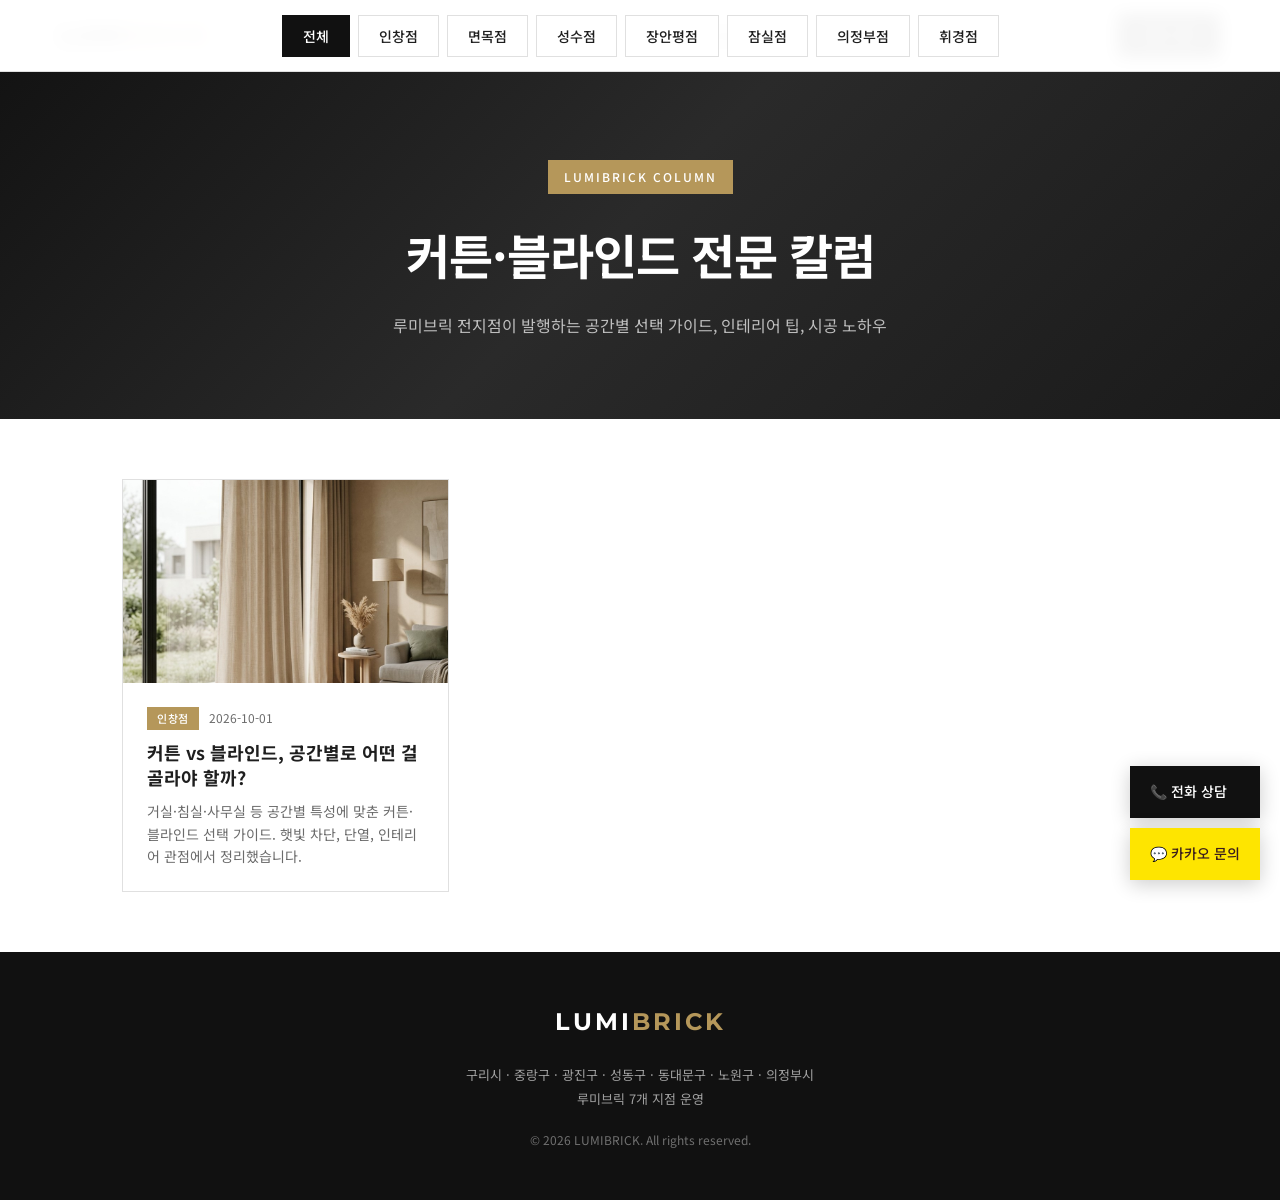
<file: columns/index.html>
<!DOCTYPE html>
<html lang="ko">
<head>
  <meta charset="UTF-8" />
  <meta name="viewport" content="width=device-width, initial-scale=1.0" />
  <title>루미브릭 칼럼 | 커튼·블라인드 전문 가이드</title>
  <meta name="description" content="루미브릭 전지점이 발행하는 커튼·블라인드 전문 칼럼. 공간별 선택 가이드, 인테리어 팁, 시공 사례 등 실전 정보를 지점별로 정리했습니다." />
  <meta name="keywords" content="커튼 가이드, 블라인드 가이드, 커튼 선택법, 블라인드 선택법, 루미브릭 칼럼" />
  <meta name="robots" content="index, follow" />
  <meta name="theme-color" content="#b5975a" />
  <link rel="canonical" href="https://lumibrick.kro.kr/columns/" />
  <link rel="icon" type="image/png" href="/images/logo_icon.png" />

  <meta property="og:type" content="website" />
  <meta property="og:site_name" content="루미브릭 칼럼" />
  <meta property="og:title" content="루미브릭 칼럼 | 커튼·블라인드 전문 가이드" />
  <meta property="og:description" content="커튼·블라인드 전문 지식과 지점별 시공 노하우를 공유합니다." />
  <meta property="og:url" content="https://lumibrick.kro.kr/columns/" />
  <meta property="og:image" content="https://lumibrick.kro.kr/images/hero.jpg" />
  <meta property="og:locale" content="ko_KR" />

  <script type="application/ld+json">
  {
    "@context": "https://schema.org",
    "@type": "Blog",
    "name": "루미브릭 칼럼",
    "url": "https://lumibrick.kro.kr/columns/",
    "description": "루미브릭 전지점이 발행하는 커튼·블라인드 전문 가이드",
    "publisher": {
      "@type": "Organization",
      "name": "루미브릭",
      "url": "https://lumibrick.kro.kr/"
    }
  }
  </script>

  <link rel="preconnect" href="https://fonts.googleapis.com" />
  <link href="https://fonts.googleapis.com/css2?family=Noto+Sans+KR:wght@300;400;500;700&family=Montserrat:wght@400;600;700&display=swap" rel="stylesheet" />
  <link rel="stylesheet" href="/assets/branch.css" />
</head>
<body>

<nav>
  <a href="/" class="nav-logo">LUMI<span>BRICK</span></a>
  <ul class="nav-links">
    <li><a href="/">홈</a></li>
    <li><a href="/columns/">칼럼</a></li>
    <li><a href="/#area">전지점</a></li>
  </ul>
  <a href="/#contact" class="nav-cta">상담 신청</a>
</nav>

<header class="page-hero">
  <div class="eyebrow">LUMIBRICK COLUMN</div>
  <h1>커튼·블라인드 전문 칼럼</h1>
  <p>루미브릭 전지점이 발행하는 공간별 선택 가이드, 인테리어 팁, 시공 노하우</p>
</header>

<main class="wrap">
  <nav class="filter-tabs" id="filterTabs" aria-label="지점 필터">
    <button class="filter-tab active" data-branch="all">전체</button>
    <button class="filter-tab" data-branch="인창점">인창점</button>
    <button class="filter-tab" data-branch="면목점">면목점</button>
    <button class="filter-tab" data-branch="성수점">성수점</button>
    <button class="filter-tab" data-branch="장안평점">장안평점</button>
    <button class="filter-tab" data-branch="잠실점">잠실점</button>
    <button class="filter-tab" data-branch="의정부점">의정부점</button>
    <button class="filter-tab" data-branch="휘경점">휘경점</button>
  </nav>

  <div class="column-grid" id="columnGrid"></div>
  <div id="empty" class="empty" style="display:none">
    선택한 지점의 칼럼이 아직 없습니다.
  </div>
</main>

<footer>
  <div class="footer-logo">LUMI<span>BRICK</span></div>
  <div class="footer-info">
    구리시 · 중랑구 · 광진구 · 성동구 · 동대문구 · 노원구 · 의정부시<br>
    루미브릭 7개 지점 운영
  </div>
  <div class="footer-copy">© 2026 LUMIBRICK. All rights reserved.</div>
</footer>

<div class="float-cta">
  <a href="tel:010-2451-7257" class="float-btn">📞 전화 상담</a>
  <a href="http://pf.kakao.com/_IHBnX/chat" target="_blank" class="float-btn kakao">💬 카카오 문의</a>
</div>

<script>
  let allPosts = [];
  let currentFilter = 'all';

  function render() {
    const list = currentFilter === 'all' ? allPosts : allPosts.filter(p => p.branch === currentFilter);
    const grid = document.getElementById('columnGrid');
    const empty = document.getElementById('empty');
    if (list.length === 0) {
      grid.style.display = 'none';
      empty.style.display = 'block';
      return;
    }
    grid.style.display = 'grid';
    empty.style.display = 'none';
    grid.innerHTML = list.map(p => `
      <a class="column-card" href="/columns/${p.slug}.html">
        ${p.thumbnail ? `<div class="thumb" style="background-image:url('${p.thumbnail}')"></div>` : ''}
        <div class="body">
          <div class="meta"><span class="branch">${p.branch}</span><span>${p.date}</span></div>
          <h3>${p.title}</h3>
          <div class="excerpt">${p.excerpt || ''}</div>
        </div>
      </a>
    `).join('');
  }

  document.querySelectorAll('.filter-tab').forEach(btn => {
    btn.addEventListener('click', () => {
      document.querySelectorAll('.filter-tab').forEach(b => b.classList.remove('active'));
      btn.classList.add('active');
      currentFilter = btn.dataset.branch;
      render();
    });
  });

  fetch('/columns/posts.json')
    .then(r => r.json())
    .then(posts => {
      // 날짜 내림차순
      allPosts = posts.sort((a, b) => (b.date || '').localeCompare(a.date || ''));
      render();
    })
    .catch(e => {
      document.getElementById('columnGrid').style.display = 'none';
      document.getElementById('empty').textContent = '칼럼을 불러올 수 없습니다.';
      document.getElementById('empty').style.display = 'block';
    });
</script>
</body>
</html>
</file>
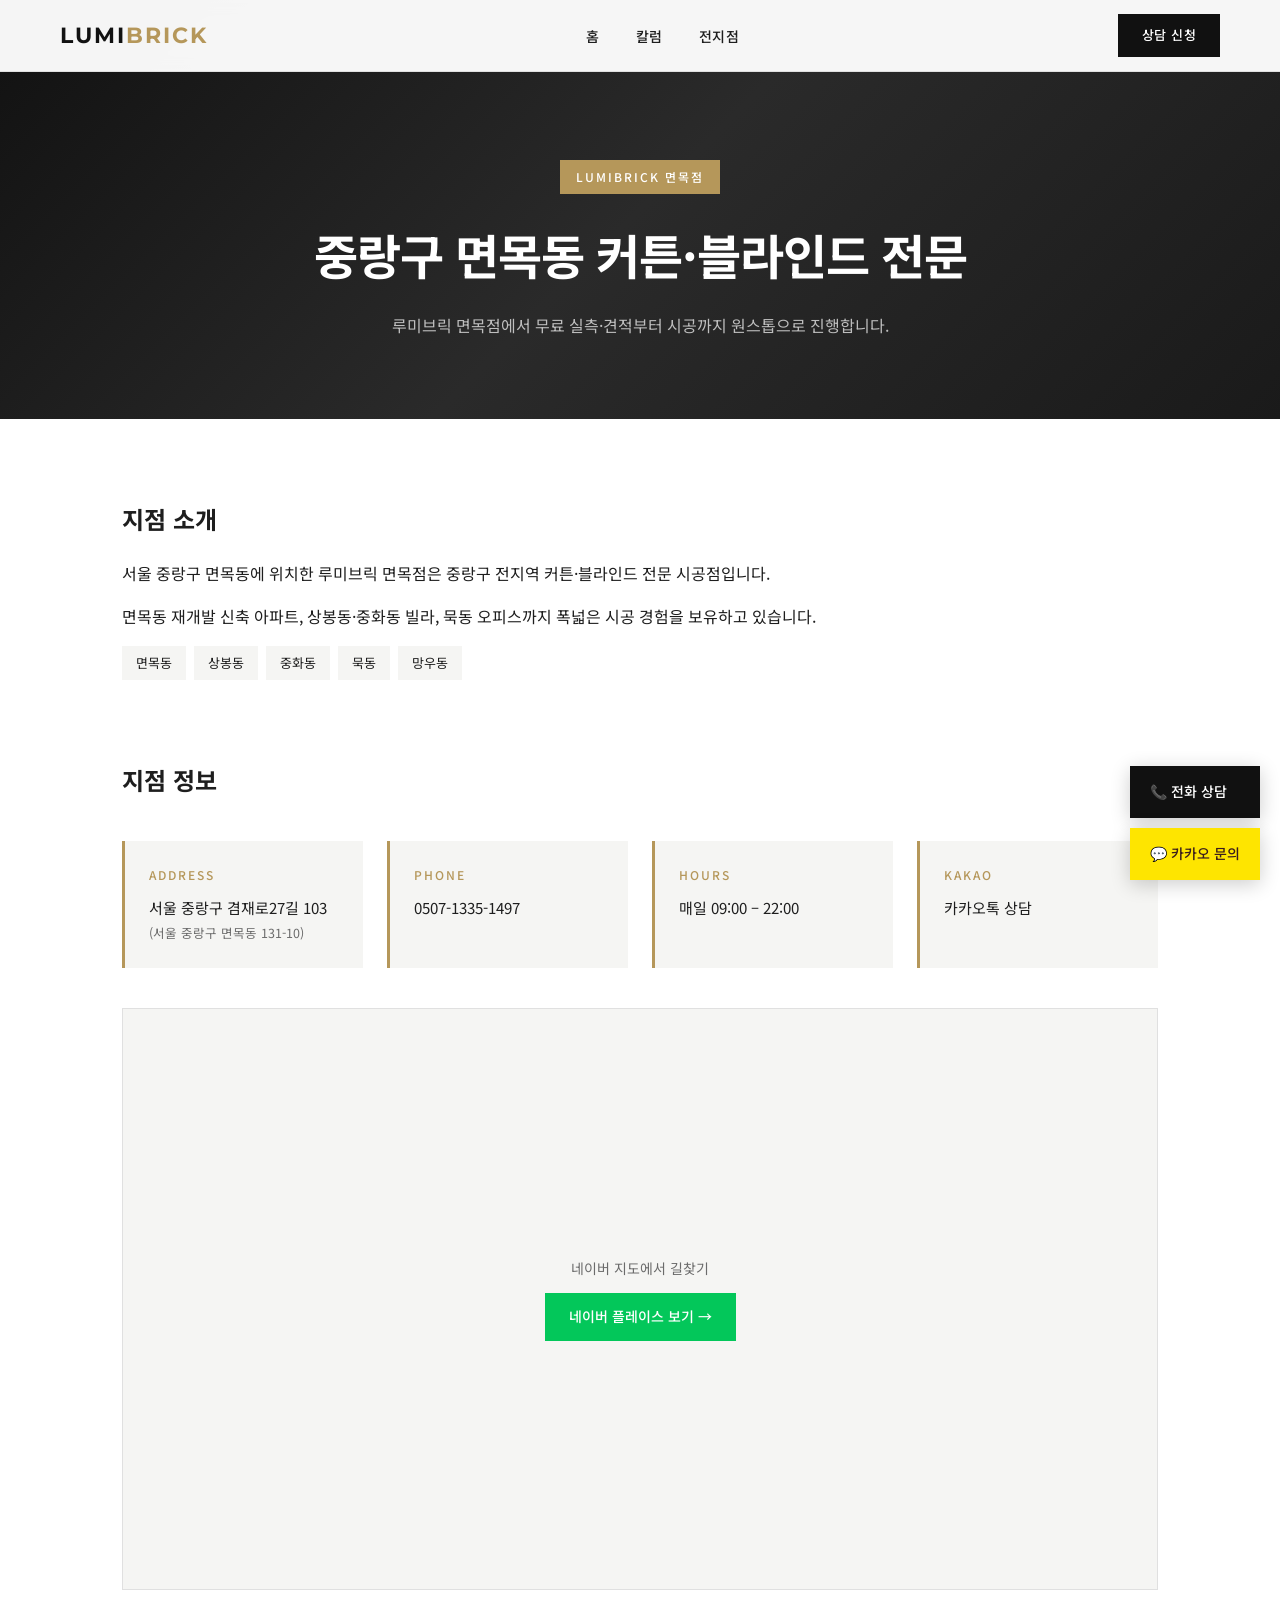
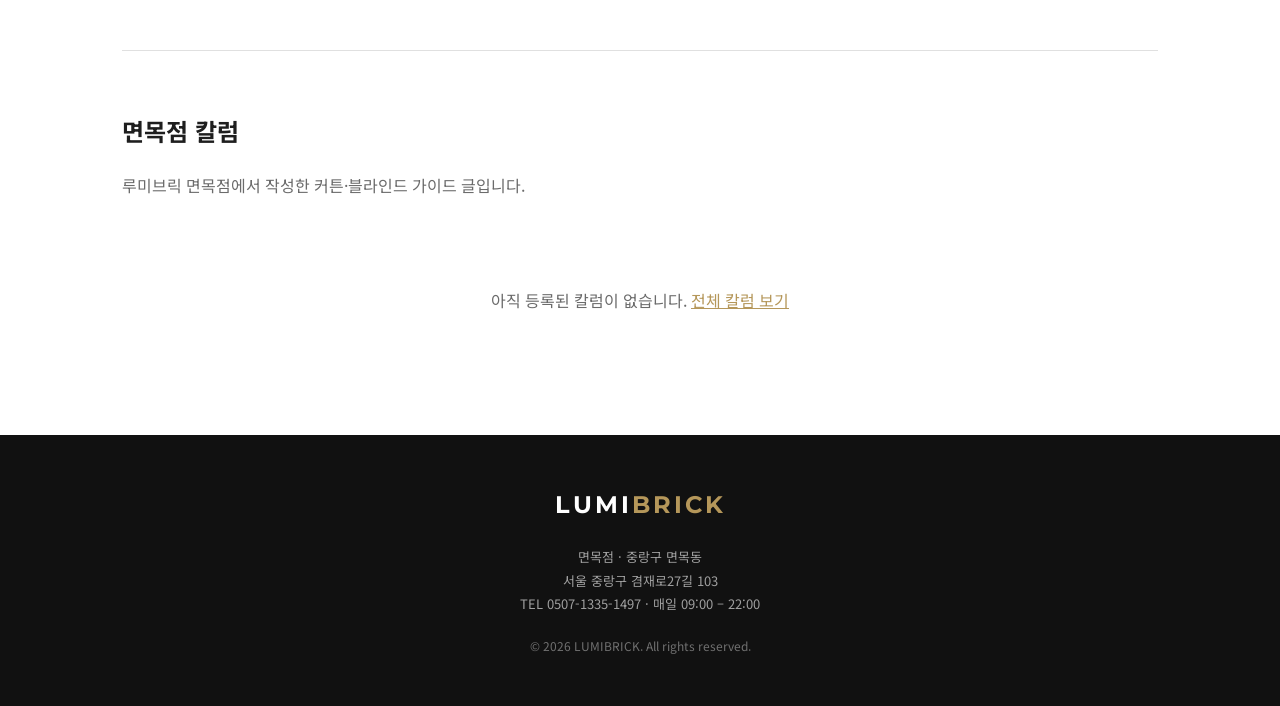
<file: 면목점/index.html>
<!DOCTYPE html>
<html lang="ko">
<head>
  <meta charset="UTF-8" />
  <meta name="viewport" content="width=device-width, initial-scale=1.0" />
  <title>루미브릭 면목점 | 중랑구 면목동 커튼 블라인드 전문점</title>
  <meta name="description" content="중랑구 면목동 커튼·블라인드 전문 루미브릭 면목점. 무료 실측·견적부터 시공까지 원스톱 서비스. 0507-1335-1497" />
  <meta name="keywords" content="면목동 커튼, 상봉동 커튼, 중화동 커튼, 면목동 블라인드, 상봉동 블라인드, 중화동 블라인드, 루미브릭 면목점" />
  <meta name="robots" content="index, follow, max-image-preview:large" />
  <meta name="theme-color" content="#b5975a" />
  <link rel="canonical" href="https://lumibrick.kro.kr/면목점/" />
  <link rel="icon" type="image/png" href="/images/logo_icon.png" />
  <link rel="apple-touch-icon" href="/images/logo_icon.png" />

  <meta property="og:type" content="website" />
  <meta property="og:site_name" content="루미브릭 면목점" />
  <meta property="og:title" content="루미브릭 면목점 | 중랑구 면목동 커튼 블라인드 전문점" />
  <meta property="og:description" content="서울 중랑구 면목동에 위치한 루미브릭 면목점은 중랑구 전지역 커튼·블라인드 전문 시공점입니다." />
  <meta property="og:url" content="https://lumibrick.kro.kr/면목점/" />
  <meta property="og:image" content="https://lumibrick.kro.kr/images/hero.jpg" />
  <meta property="og:locale" content="ko_KR" />

  <script type="application/ld+json">
  {
    "@context": "https://schema.org",
    "@type": "LocalBusiness",
    "name": "루미브릭 면목점",
    "image": "https://lumibrick.kro.kr/images/hero.jpg",
    "@id": "https://lumibrick.kro.kr/면목점/",
    "url": "https://lumibrick.kro.kr/면목점/",
    "telephone": "0507-1335-1497",
    "priceRange": "₩₩",
    "description": "서울 중랑구 면목동에 위치한 루미브릭 면목점은 중랑구 전지역 커튼·블라인드 전문 시공점입니다.",
    "address": {
      "@type": "PostalAddress",
      "streetAddress": "서울 중랑구 겸재로27길 103",
      "addressLocality": "중랑구",
      "addressCountry": "KR"
    },
    "geo": {
      "@type": "GeoCoordinates",
      "latitude": "37.591884",
      "longitude": "127.0858068"
    },
    "openingHoursSpecification": [{
      "@type": "OpeningHoursSpecification",
      "dayOfWeek": ["Monday","Tuesday","Wednesday","Thursday","Friday","Saturday","Sunday"],
      "opens": "09:00",
      "closes": "22:00"
    }],
    "areaServed": [{"@type": "Place", "name": "면목동"}, {"@type": "Place", "name": "상봉동"}, {"@type": "Place", "name": "중화동"}, {"@type": "Place", "name": "묵동"}, {"@type": "Place", "name": "망우동"}],
    "sameAs": [
      "https://m.place.naver.com/place/2015522467",
      "http://pf.kakao.com/_IHBnX"
    ]
  }
  </script>

  <link rel="preconnect" href="https://fonts.googleapis.com" />
  <link href="https://fonts.googleapis.com/css2?family=Noto+Sans+KR:wght@300;400;500;700&family=Montserrat:wght@400;600;700&display=swap" rel="stylesheet" />
  <link rel="stylesheet" href="/assets/branch.css" />
  <style>
    .info-grid {
      display: grid; grid-template-columns: repeat(auto-fit, minmax(240px, 1fr));
      gap: 24px; margin: 40px 0;
    }
    .info-card {
      padding: 24px; background: var(--light-gray);
      border-left: 3px solid var(--accent);
    }
    .info-card .label {
      font-size: 12px; font-weight: 500; color: var(--accent);
      letter-spacing: 2px; margin-bottom: 10px;
    }
    .info-card .value {
      font-size: 15px; color: var(--dark); line-height: 1.6;
    }
    .info-card .value a { color: inherit; }
    .intro-section { padding: 20px 0 40px; }
    .intro-section p { font-size: 16px; color: var(--dark); margin-bottom: 16px; }
    .map-embed {
      margin: 40px 0; aspect-ratio: 16/9; width: 100%;
      border: 1px solid var(--border); background: var(--light-gray);
      display: flex; align-items: center; justify-content: center;
      flex-direction: column; gap: 12px;
    }
    .map-embed a {
      background: #03C75A; color: #fff;
      padding: 12px 24px; font-size: 14px; font-weight: 500;
    }
    .neighborhood-tags {
      display: flex; flex-wrap: wrap; gap: 8px; margin: 16px 0 40px;
    }
    .neighborhood-tags span {
      background: var(--light-gray); padding: 6px 14px;
      font-size: 13px; color: var(--dark);
    }
    .section-divider { border: 0; border-top: 1px solid var(--border); margin: 60px 0; }
    h2 { font-size: 24px; font-weight: 700; margin-bottom: 20px; }
  </style>
</head><body>

<nav>
  <a href="/" class="nav-logo">LUMI<span>BRICK</span></a>
  <ul class="nav-links">
    <li><a href="/">홈</a></li>
    <li><a href="/columns/">칼럼</a></li>
    <li><a href="/#area">전지점</a></li>
  </ul>
  <a href="/#contact" class="nav-cta">상담 신청</a>
</nav>

<header class="page-hero">
  <div class="eyebrow">LUMIBRICK 면목점</div>
  <h1>중랑구 면목동 커튼·블라인드 전문</h1>
  <p>루미브릭 면목점에서 무료 실측·견적부터 시공까지 원스톱으로 진행합니다.</p>
</header>

<main class="wrap">
  <section class="intro-section">
    <h2>지점 소개</h2>
    <p>서울 중랑구 면목동에 위치한 루미브릭 면목점은 중랑구 전지역 커튼·블라인드 전문 시공점입니다.</p>
    <p>면목동 재개발 신축 아파트, 상봉동·중화동 빌라, 묵동 오피스까지 폭넓은 시공 경험을 보유하고 있습니다.</p>
    <div class="neighborhood-tags"><span>면목동</span><span>상봉동</span><span>중화동</span><span>묵동</span><span>망우동</span></div>
  </section>

  <section>
    <h2>지점 정보</h2>
    <div class="info-grid">
      <div class="info-card">
        <div class="label">ADDRESS</div>
        <div class="value">서울 중랑구 겸재로27길 103<br><small style="color:var(--gray)">(서울 중랑구 면목동 131-10)</small></div>
      </div>
      <div class="info-card">
        <div class="label">PHONE</div>
        <div class="value"><a href="tel:0507-1335-1497">0507-1335-1497</a></div>
      </div>
      <div class="info-card">
        <div class="label">HOURS</div>
        <div class="value">매일 09:00 – 22:00</div>
      </div>
      <div class="info-card">
        <div class="label">KAKAO</div>
        <div class="value"><a href="http://pf.kakao.com/_IHBnX/chat" target="_blank" rel="noopener">카카오톡 상담</a></div>
      </div>
    </div>
    <div class="map-embed">
      <div style="color:var(--gray);font-size:14px">네이버 지도에서 길찾기</div>
      <a href="https://m.place.naver.com/place/2015522467" target="_blank" rel="noopener">네이버 플레이스 보기 →</a>
    </div>
  </section>

  <hr class="section-divider" />

  <section>
    <h2>면목점 칼럼</h2>
    <p style="color:var(--gray);margin-bottom:28px">루미브릭 면목점에서 작성한 커튼·블라인드 가이드 글입니다.</p>
    <div class="column-grid" id="branchColumns"></div>
    <div id="branchEmpty" class="empty" style="display:none">
      아직 등록된 칼럼이 없습니다. <a href="/columns/" style="color:var(--accent);text-decoration:underline">전체 칼럼 보기</a>
    </div>
  </section>
</main>

<footer>
  <div class="footer-logo">LUMI<span>BRICK</span></div>
  <div class="footer-info">
    면목점 · 중랑구 면목동<br>
    서울 중랑구 겸재로27길 103<br>
    TEL 0507-1335-1497 · 매일 09:00 – 22:00
  </div>
  <div class="footer-copy">© 2026 LUMIBRICK. All rights reserved.</div>
</footer>

<div class="float-cta">
  <a href="tel:0507-1335-1497" class="float-btn">📞 전화 상담</a>
  <a href="http://pf.kakao.com/_IHBnX/chat" target="_blank" class="float-btn kakao">💬 카카오 문의</a>
</div>

<script>
  fetch('/columns/posts.json').then(r => r.json()).then(posts => {
    const branchName = "면목점";
    const filtered = posts.filter(p => p.branch === branchName);
    const grid = document.getElementById('branchColumns');
    const empty = document.getElementById('branchEmpty');
    if (filtered.length === 0) {
      grid.style.display = 'none';
      empty.style.display = 'block';
      return;
    }
    grid.innerHTML = filtered.map(p => `
      <a class="column-card" href="/columns/${p.slug}.html">
        ${p.thumbnail ? `<div class="thumb" style="background-image:url('${p.thumbnail}')"></div>` : ''}
        <div class="body">
          <div class="meta"><span class="branch">${p.branch}</span><span>${p.date}</span></div>
          <h3>${p.title}</h3>
          <div class="excerpt">${p.excerpt || ''}</div>
        </div>
      </a>
    `).join('');
  }).catch(e => {
    document.getElementById('branchColumns').style.display = 'none';
    document.getElementById('branchEmpty').style.display = 'block';
  });
</script>
</body>
</html>
</file>
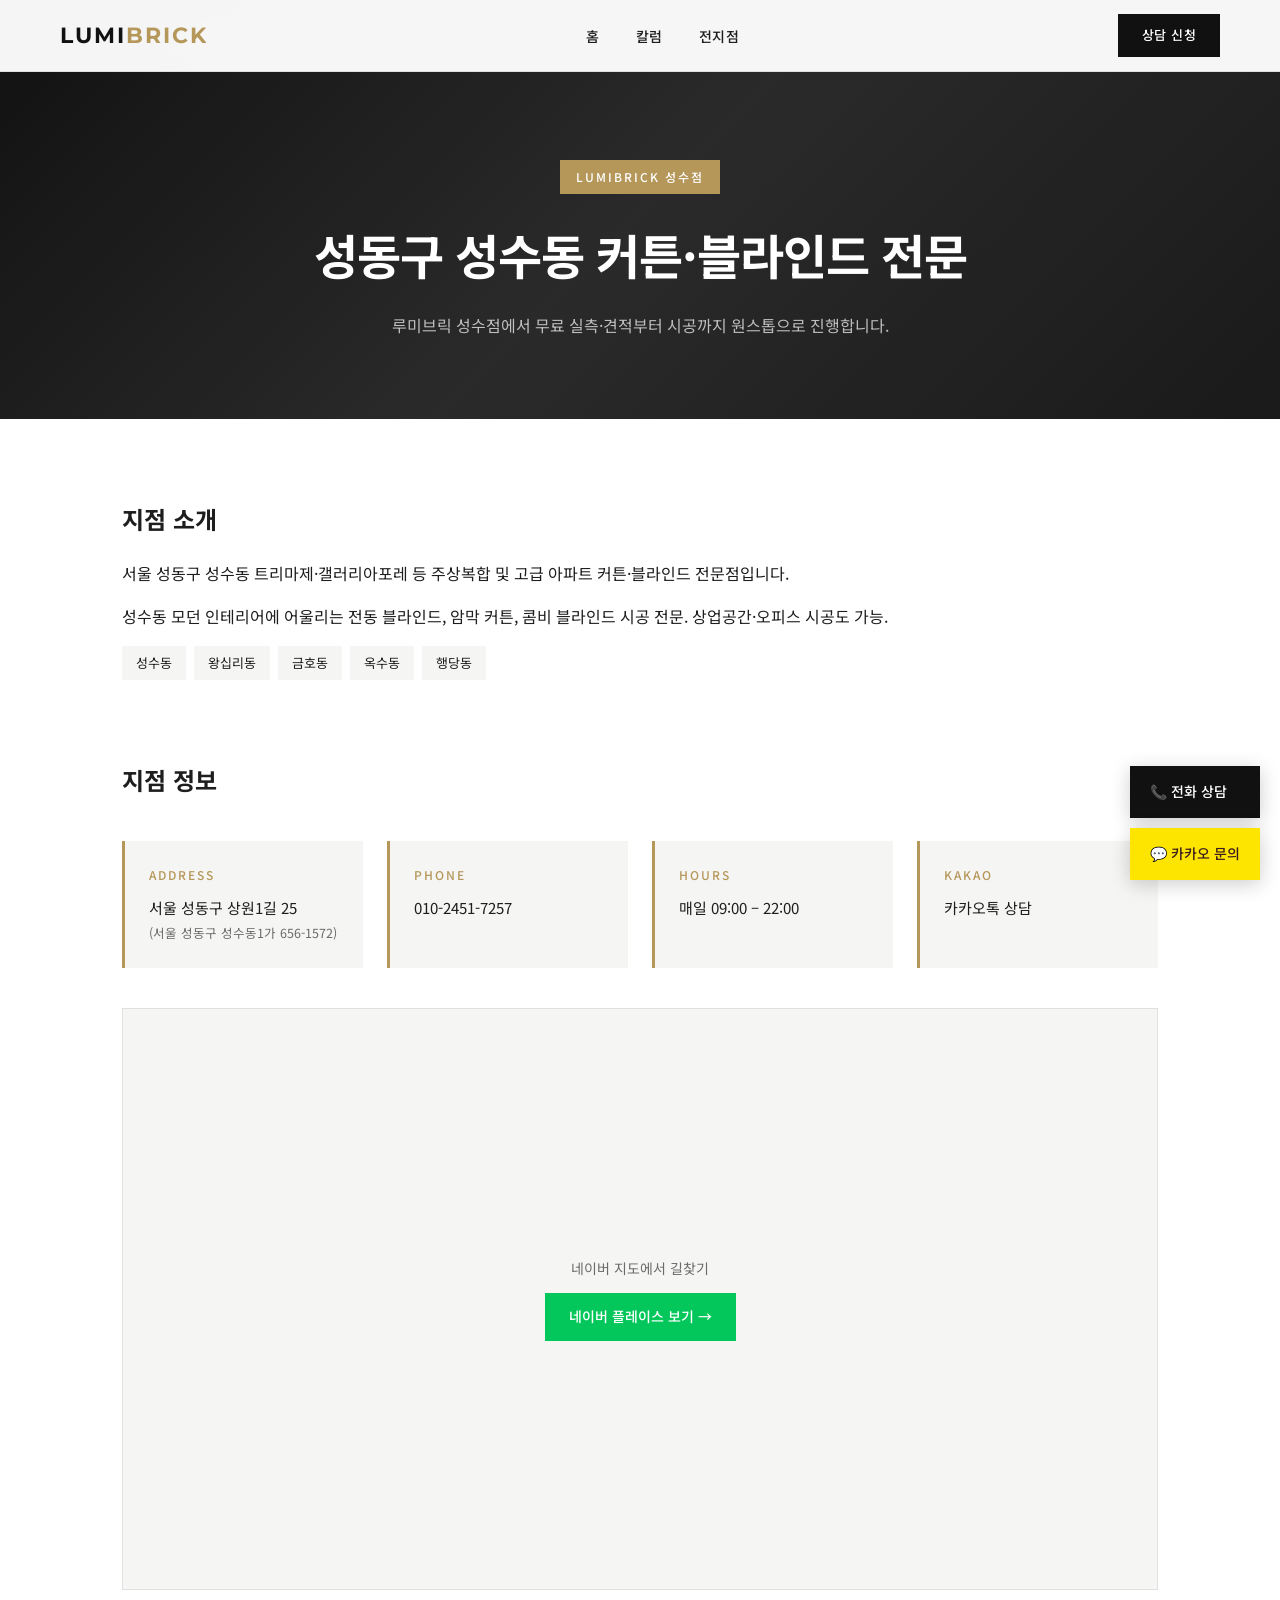
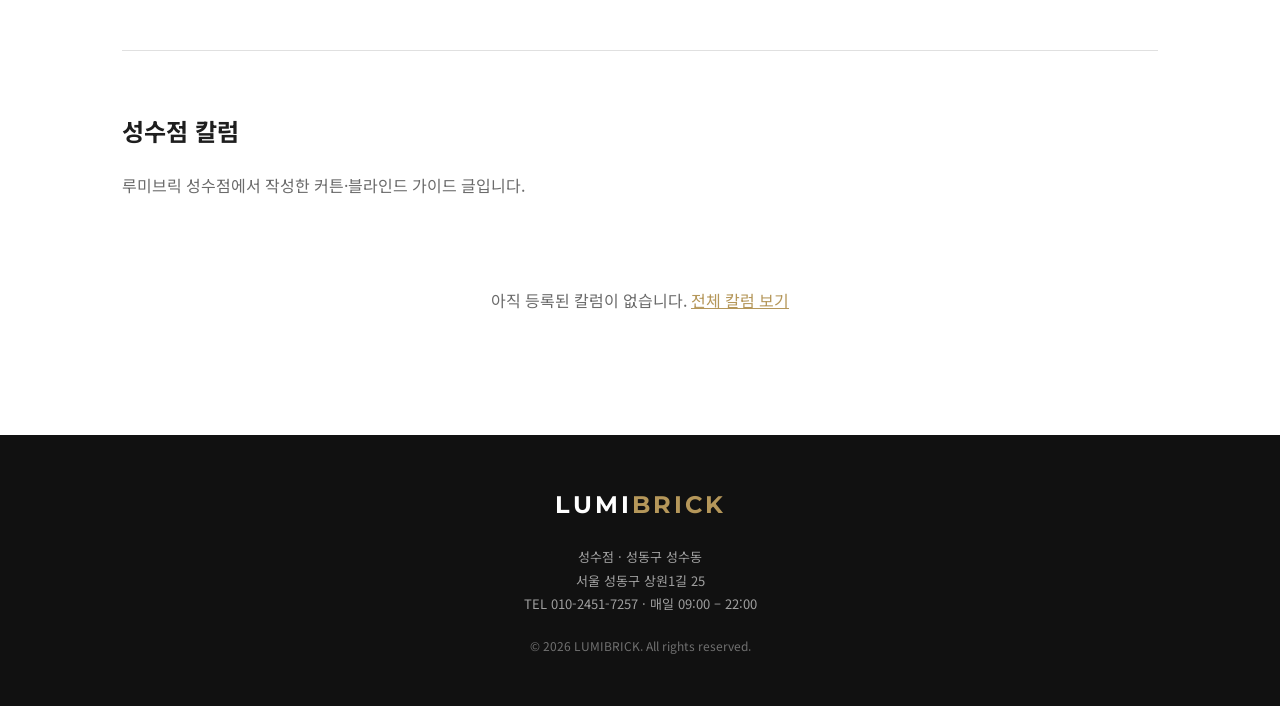
<file: 성수점/index.html>
<!DOCTYPE html>
<html lang="ko">
<head>
  <meta charset="UTF-8" />
  <meta name="viewport" content="width=device-width, initial-scale=1.0" />
  <title>루미브릭 성수점 | 성동구 성수동 커튼 블라인드 전문점</title>
  <meta name="description" content="성동구 성수동 커튼·블라인드 전문 루미브릭 성수점. 무료 실측·견적부터 시공까지 원스톱 서비스. 010-2451-7257" />
  <meta name="keywords" content="성수동 커튼, 왕십리동 커튼, 금호동 커튼, 성수동 블라인드, 왕십리동 블라인드, 금호동 블라인드, 루미브릭 성수점" />
  <meta name="robots" content="index, follow, max-image-preview:large" />
  <meta name="theme-color" content="#b5975a" />
  <link rel="canonical" href="https://lumibrick.kro.kr/성수점/" />
  <link rel="icon" type="image/png" href="/images/logo_icon.png" />
  <link rel="apple-touch-icon" href="/images/logo_icon.png" />

  <meta property="og:type" content="website" />
  <meta property="og:site_name" content="루미브릭 성수점" />
  <meta property="og:title" content="루미브릭 성수점 | 성동구 성수동 커튼 블라인드 전문점" />
  <meta property="og:description" content="서울 성동구 성수동 트리마제·갤러리아포레 등 주상복합 및 고급 아파트 커튼·블라인드 전문점입니다." />
  <meta property="og:url" content="https://lumibrick.kro.kr/성수점/" />
  <meta property="og:image" content="https://lumibrick.kro.kr/images/hero.jpg" />
  <meta property="og:locale" content="ko_KR" />

  <script type="application/ld+json">
  {
    "@context": "https://schema.org",
    "@type": "LocalBusiness",
    "name": "루미브릭 성수점",
    "image": "https://lumibrick.kro.kr/images/hero.jpg",
    "@id": "https://lumibrick.kro.kr/성수점/",
    "url": "https://lumibrick.kro.kr/성수점/",
    "telephone": "010-2451-7257",
    "priceRange": "₩₩",
    "description": "서울 성동구 성수동 트리마제·갤러리아포레 등 주상복합 및 고급 아파트 커튼·블라인드 전문점입니다.",
    "address": {
      "@type": "PostalAddress",
      "streetAddress": "서울 성동구 상원1길 25",
      "addressLocality": "성동구",
      "addressCountry": "KR"
    },
    "geo": {
      "@type": "GeoCoordinates",
      "latitude": "37.5458806",
      "longitude": "127.0479588"
    },
    "openingHoursSpecification": [{
      "@type": "OpeningHoursSpecification",
      "dayOfWeek": ["Monday","Tuesday","Wednesday","Thursday","Friday","Saturday","Sunday"],
      "opens": "09:00",
      "closes": "22:00"
    }],
    "areaServed": [{"@type": "Place", "name": "성수동"}, {"@type": "Place", "name": "왕십리동"}, {"@type": "Place", "name": "금호동"}, {"@type": "Place", "name": "옥수동"}, {"@type": "Place", "name": "행당동"}],
    "sameAs": [
      "https://m.place.naver.com/place/2009188710",
      "http://pf.kakao.com/_IHBnX"
    ]
  }
  </script>

  <link rel="preconnect" href="https://fonts.googleapis.com" />
  <link href="https://fonts.googleapis.com/css2?family=Noto+Sans+KR:wght@300;400;500;700&family=Montserrat:wght@400;600;700&display=swap" rel="stylesheet" />
  <link rel="stylesheet" href="/assets/branch.css" />
  <style>
    .info-grid {
      display: grid; grid-template-columns: repeat(auto-fit, minmax(240px, 1fr));
      gap: 24px; margin: 40px 0;
    }
    .info-card {
      padding: 24px; background: var(--light-gray);
      border-left: 3px solid var(--accent);
    }
    .info-card .label {
      font-size: 12px; font-weight: 500; color: var(--accent);
      letter-spacing: 2px; margin-bottom: 10px;
    }
    .info-card .value {
      font-size: 15px; color: var(--dark); line-height: 1.6;
    }
    .info-card .value a { color: inherit; }
    .intro-section { padding: 20px 0 40px; }
    .intro-section p { font-size: 16px; color: var(--dark); margin-bottom: 16px; }
    .map-embed {
      margin: 40px 0; aspect-ratio: 16/9; width: 100%;
      border: 1px solid var(--border); background: var(--light-gray);
      display: flex; align-items: center; justify-content: center;
      flex-direction: column; gap: 12px;
    }
    .map-embed a {
      background: #03C75A; color: #fff;
      padding: 12px 24px; font-size: 14px; font-weight: 500;
    }
    .neighborhood-tags {
      display: flex; flex-wrap: wrap; gap: 8px; margin: 16px 0 40px;
    }
    .neighborhood-tags span {
      background: var(--light-gray); padding: 6px 14px;
      font-size: 13px; color: var(--dark);
    }
    .section-divider { border: 0; border-top: 1px solid var(--border); margin: 60px 0; }
    h2 { font-size: 24px; font-weight: 700; margin-bottom: 20px; }
  </style>
</head><body>

<nav>
  <a href="/" class="nav-logo">LUMI<span>BRICK</span></a>
  <ul class="nav-links">
    <li><a href="/">홈</a></li>
    <li><a href="/columns/">칼럼</a></li>
    <li><a href="/#area">전지점</a></li>
  </ul>
  <a href="/#contact" class="nav-cta">상담 신청</a>
</nav>

<header class="page-hero">
  <div class="eyebrow">LUMIBRICK 성수점</div>
  <h1>성동구 성수동 커튼·블라인드 전문</h1>
  <p>루미브릭 성수점에서 무료 실측·견적부터 시공까지 원스톱으로 진행합니다.</p>
</header>

<main class="wrap">
  <section class="intro-section">
    <h2>지점 소개</h2>
    <p>서울 성동구 성수동 트리마제·갤러리아포레 등 주상복합 및 고급 아파트 커튼·블라인드 전문점입니다.</p>
    <p>성수동 모던 인테리어에 어울리는 전동 블라인드, 암막 커튼, 콤비 블라인드 시공 전문. 상업공간·오피스 시공도 가능.</p>
    <div class="neighborhood-tags"><span>성수동</span><span>왕십리동</span><span>금호동</span><span>옥수동</span><span>행당동</span></div>
  </section>

  <section>
    <h2>지점 정보</h2>
    <div class="info-grid">
      <div class="info-card">
        <div class="label">ADDRESS</div>
        <div class="value">서울 성동구 상원1길 25<br><small style="color:var(--gray)">(서울 성동구 성수동1가 656-1572)</small></div>
      </div>
      <div class="info-card">
        <div class="label">PHONE</div>
        <div class="value"><a href="tel:010-2451-7257">010-2451-7257</a></div>
      </div>
      <div class="info-card">
        <div class="label">HOURS</div>
        <div class="value">매일 09:00 – 22:00</div>
      </div>
      <div class="info-card">
        <div class="label">KAKAO</div>
        <div class="value"><a href="http://pf.kakao.com/_IHBnX/chat" target="_blank" rel="noopener">카카오톡 상담</a></div>
      </div>
    </div>
    <div class="map-embed">
      <div style="color:var(--gray);font-size:14px">네이버 지도에서 길찾기</div>
      <a href="https://m.place.naver.com/place/2009188710" target="_blank" rel="noopener">네이버 플레이스 보기 →</a>
    </div>
  </section>

  <hr class="section-divider" />

  <section>
    <h2>성수점 칼럼</h2>
    <p style="color:var(--gray);margin-bottom:28px">루미브릭 성수점에서 작성한 커튼·블라인드 가이드 글입니다.</p>
    <div class="column-grid" id="branchColumns"></div>
    <div id="branchEmpty" class="empty" style="display:none">
      아직 등록된 칼럼이 없습니다. <a href="/columns/" style="color:var(--accent);text-decoration:underline">전체 칼럼 보기</a>
    </div>
  </section>
</main>

<footer>
  <div class="footer-logo">LUMI<span>BRICK</span></div>
  <div class="footer-info">
    성수점 · 성동구 성수동<br>
    서울 성동구 상원1길 25<br>
    TEL 010-2451-7257 · 매일 09:00 – 22:00
  </div>
  <div class="footer-copy">© 2026 LUMIBRICK. All rights reserved.</div>
</footer>

<div class="float-cta">
  <a href="tel:010-2451-7257" class="float-btn">📞 전화 상담</a>
  <a href="http://pf.kakao.com/_IHBnX/chat" target="_blank" class="float-btn kakao">💬 카카오 문의</a>
</div>

<script>
  fetch('/columns/posts.json').then(r => r.json()).then(posts => {
    const branchName = "성수점";
    const filtered = posts.filter(p => p.branch === branchName);
    const grid = document.getElementById('branchColumns');
    const empty = document.getElementById('branchEmpty');
    if (filtered.length === 0) {
      grid.style.display = 'none';
      empty.style.display = 'block';
      return;
    }
    grid.innerHTML = filtered.map(p => `
      <a class="column-card" href="/columns/${p.slug}.html">
        ${p.thumbnail ? `<div class="thumb" style="background-image:url('${p.thumbnail}')"></div>` : ''}
        <div class="body">
          <div class="meta"><span class="branch">${p.branch}</span><span>${p.date}</span></div>
          <h3>${p.title}</h3>
          <div class="excerpt">${p.excerpt || ''}</div>
        </div>
      </a>
    `).join('');
  }).catch(e => {
    document.getElementById('branchColumns').style.display = 'none';
    document.getElementById('branchEmpty').style.display = 'block';
  });
</script>
</body>
</html>
</file>
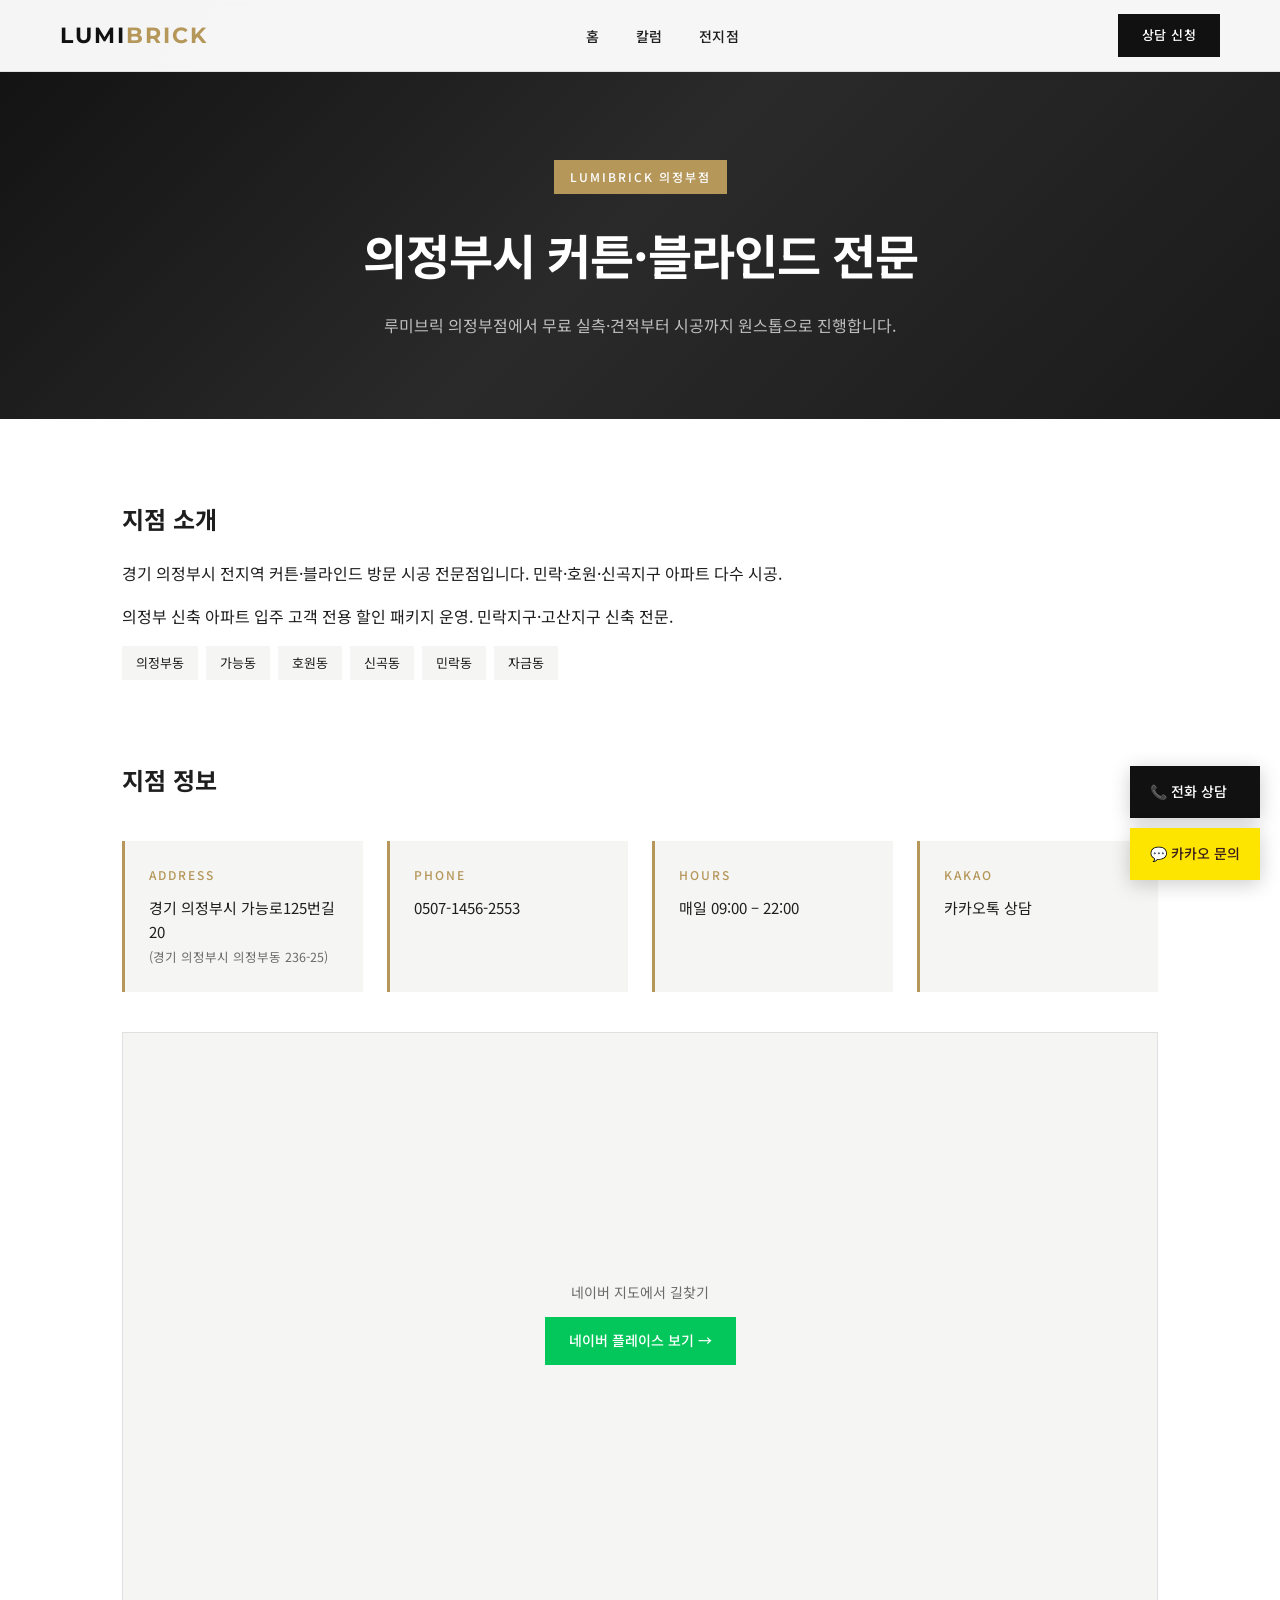
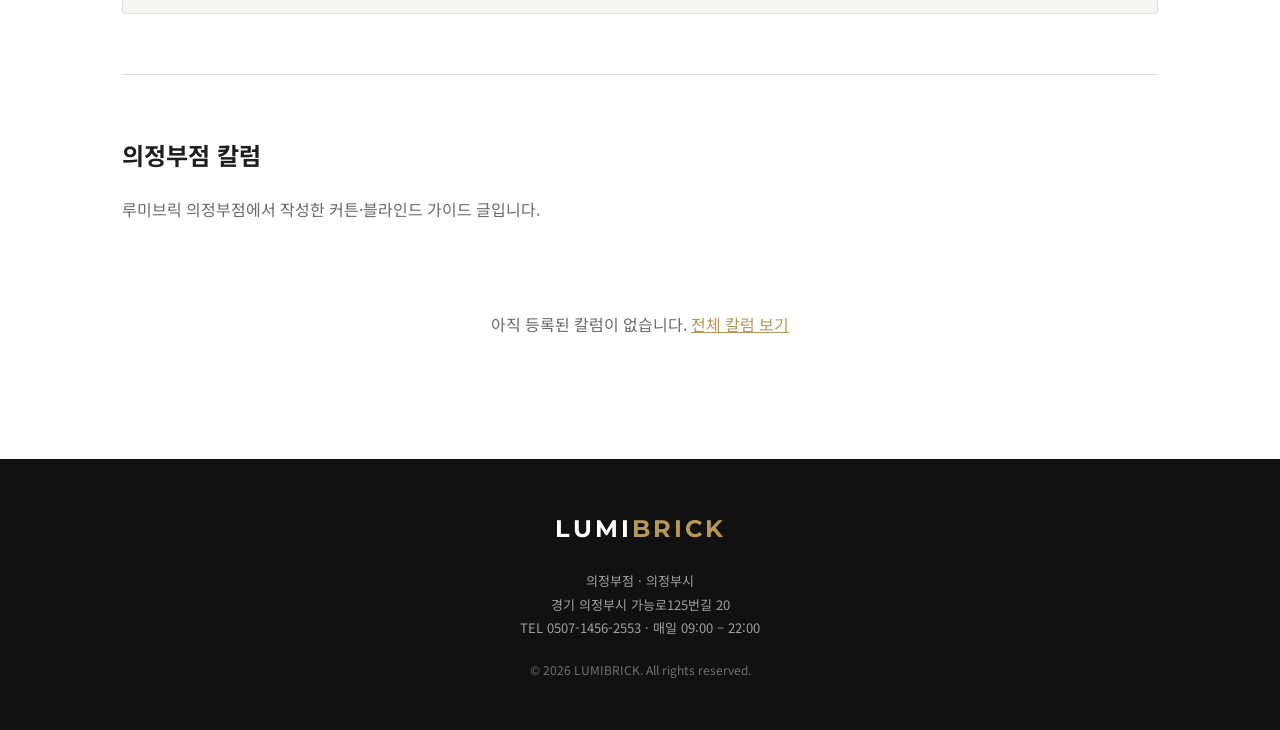
<file: 의정부점/index.html>
<!DOCTYPE html>
<html lang="ko">
<head>
  <meta charset="UTF-8" />
  <meta name="viewport" content="width=device-width, initial-scale=1.0" />
  <title>루미브릭 의정부점 | 의정부시 커튼 블라인드 전문점</title>
  <meta name="description" content="의정부시 커튼·블라인드 전문 루미브릭 의정부점. 무료 실측·견적부터 시공까지 원스톱 서비스. 0507-1456-2553" />
  <meta name="keywords" content="의정부동 커튼, 가능동 커튼, 호원동 커튼, 의정부동 블라인드, 가능동 블라인드, 호원동 블라인드, 루미브릭 의정부점" />
  <meta name="robots" content="index, follow, max-image-preview:large" />
  <meta name="theme-color" content="#b5975a" />
  <link rel="canonical" href="https://lumibrick.kro.kr/의정부점/" />
  <link rel="icon" type="image/png" href="/images/logo_icon.png" />
  <link rel="apple-touch-icon" href="/images/logo_icon.png" />

  <meta property="og:type" content="website" />
  <meta property="og:site_name" content="루미브릭 의정부점" />
  <meta property="og:title" content="루미브릭 의정부점 | 의정부시 커튼 블라인드 전문점" />
  <meta property="og:description" content="경기 의정부시 전지역 커튼·블라인드 방문 시공 전문점입니다. 민락·호원·신곡지구 아파트 다수 시공." />
  <meta property="og:url" content="https://lumibrick.kro.kr/의정부점/" />
  <meta property="og:image" content="https://lumibrick.kro.kr/images/hero.jpg" />
  <meta property="og:locale" content="ko_KR" />

  <script type="application/ld+json">
  {
    "@context": "https://schema.org",
    "@type": "LocalBusiness",
    "name": "루미브릭 의정부점",
    "image": "https://lumibrick.kro.kr/images/hero.jpg",
    "@id": "https://lumibrick.kro.kr/의정부점/",
    "url": "https://lumibrick.kro.kr/의정부점/",
    "telephone": "0507-1456-2553",
    "priceRange": "₩₩",
    "description": "경기 의정부시 전지역 커튼·블라인드 방문 시공 전문점입니다. 민락·호원·신곡지구 아파트 다수 시공.",
    "address": {
      "@type": "PostalAddress",
      "streetAddress": "경기 의정부시 가능로125번길 20",
      "addressLocality": "의정부시",
      "addressCountry": "KR"
    },
    "geo": {
      "@type": "GeoCoordinates",
      "latitude": "37.747892",
      "longitude": "127.0448741"
    },
    "openingHoursSpecification": [{
      "@type": "OpeningHoursSpecification",
      "dayOfWeek": ["Monday","Tuesday","Wednesday","Thursday","Friday","Saturday","Sunday"],
      "opens": "09:00",
      "closes": "22:00"
    }],
    "areaServed": [{"@type": "Place", "name": "의정부동"}, {"@type": "Place", "name": "가능동"}, {"@type": "Place", "name": "호원동"}, {"@type": "Place", "name": "신곡동"}, {"@type": "Place", "name": "민락동"}, {"@type": "Place", "name": "자금동"}],
    "sameAs": [
      "https://m.place.naver.com/place/2085827290",
      "http://pf.kakao.com/_IHBnX"
    ]
  }
  </script>

  <link rel="preconnect" href="https://fonts.googleapis.com" />
  <link href="https://fonts.googleapis.com/css2?family=Noto+Sans+KR:wght@300;400;500;700&family=Montserrat:wght@400;600;700&display=swap" rel="stylesheet" />
  <link rel="stylesheet" href="/assets/branch.css" />
  <style>
    .info-grid {
      display: grid; grid-template-columns: repeat(auto-fit, minmax(240px, 1fr));
      gap: 24px; margin: 40px 0;
    }
    .info-card {
      padding: 24px; background: var(--light-gray);
      border-left: 3px solid var(--accent);
    }
    .info-card .label {
      font-size: 12px; font-weight: 500; color: var(--accent);
      letter-spacing: 2px; margin-bottom: 10px;
    }
    .info-card .value {
      font-size: 15px; color: var(--dark); line-height: 1.6;
    }
    .info-card .value a { color: inherit; }
    .intro-section { padding: 20px 0 40px; }
    .intro-section p { font-size: 16px; color: var(--dark); margin-bottom: 16px; }
    .map-embed {
      margin: 40px 0; aspect-ratio: 16/9; width: 100%;
      border: 1px solid var(--border); background: var(--light-gray);
      display: flex; align-items: center; justify-content: center;
      flex-direction: column; gap: 12px;
    }
    .map-embed a {
      background: #03C75A; color: #fff;
      padding: 12px 24px; font-size: 14px; font-weight: 500;
    }
    .neighborhood-tags {
      display: flex; flex-wrap: wrap; gap: 8px; margin: 16px 0 40px;
    }
    .neighborhood-tags span {
      background: var(--light-gray); padding: 6px 14px;
      font-size: 13px; color: var(--dark);
    }
    .section-divider { border: 0; border-top: 1px solid var(--border); margin: 60px 0; }
    h2 { font-size: 24px; font-weight: 700; margin-bottom: 20px; }
  </style>
</head><body>

<nav>
  <a href="/" class="nav-logo">LUMI<span>BRICK</span></a>
  <ul class="nav-links">
    <li><a href="/">홈</a></li>
    <li><a href="/columns/">칼럼</a></li>
    <li><a href="/#area">전지점</a></li>
  </ul>
  <a href="/#contact" class="nav-cta">상담 신청</a>
</nav>

<header class="page-hero">
  <div class="eyebrow">LUMIBRICK 의정부점</div>
  <h1>의정부시 커튼·블라인드 전문</h1>
  <p>루미브릭 의정부점에서 무료 실측·견적부터 시공까지 원스톱으로 진행합니다.</p>
</header>

<main class="wrap">
  <section class="intro-section">
    <h2>지점 소개</h2>
    <p>경기 의정부시 전지역 커튼·블라인드 방문 시공 전문점입니다. 민락·호원·신곡지구 아파트 다수 시공.</p>
    <p>의정부 신축 아파트 입주 고객 전용 할인 패키지 운영. 민락지구·고산지구 신축 전문.</p>
    <div class="neighborhood-tags"><span>의정부동</span><span>가능동</span><span>호원동</span><span>신곡동</span><span>민락동</span><span>자금동</span></div>
  </section>

  <section>
    <h2>지점 정보</h2>
    <div class="info-grid">
      <div class="info-card">
        <div class="label">ADDRESS</div>
        <div class="value">경기 의정부시 가능로125번길 20<br><small style="color:var(--gray)">(경기 의정부시 의정부동 236-25)</small></div>
      </div>
      <div class="info-card">
        <div class="label">PHONE</div>
        <div class="value"><a href="tel:0507-1456-2553">0507-1456-2553</a></div>
      </div>
      <div class="info-card">
        <div class="label">HOURS</div>
        <div class="value">매일 09:00 – 22:00</div>
      </div>
      <div class="info-card">
        <div class="label">KAKAO</div>
        <div class="value"><a href="http://pf.kakao.com/_IHBnX/chat" target="_blank" rel="noopener">카카오톡 상담</a></div>
      </div>
    </div>
    <div class="map-embed">
      <div style="color:var(--gray);font-size:14px">네이버 지도에서 길찾기</div>
      <a href="https://m.place.naver.com/place/2085827290" target="_blank" rel="noopener">네이버 플레이스 보기 →</a>
    </div>
  </section>

  <hr class="section-divider" />

  <section>
    <h2>의정부점 칼럼</h2>
    <p style="color:var(--gray);margin-bottom:28px">루미브릭 의정부점에서 작성한 커튼·블라인드 가이드 글입니다.</p>
    <div class="column-grid" id="branchColumns"></div>
    <div id="branchEmpty" class="empty" style="display:none">
      아직 등록된 칼럼이 없습니다. <a href="/columns/" style="color:var(--accent);text-decoration:underline">전체 칼럼 보기</a>
    </div>
  </section>
</main>

<footer>
  <div class="footer-logo">LUMI<span>BRICK</span></div>
  <div class="footer-info">
    의정부점 · 의정부시<br>
    경기 의정부시 가능로125번길 20<br>
    TEL 0507-1456-2553 · 매일 09:00 – 22:00
  </div>
  <div class="footer-copy">© 2026 LUMIBRICK. All rights reserved.</div>
</footer>

<div class="float-cta">
  <a href="tel:0507-1456-2553" class="float-btn">📞 전화 상담</a>
  <a href="http://pf.kakao.com/_IHBnX/chat" target="_blank" class="float-btn kakao">💬 카카오 문의</a>
</div>

<script>
  fetch('/columns/posts.json').then(r => r.json()).then(posts => {
    const branchName = "의정부점";
    const filtered = posts.filter(p => p.branch === branchName);
    const grid = document.getElementById('branchColumns');
    const empty = document.getElementById('branchEmpty');
    if (filtered.length === 0) {
      grid.style.display = 'none';
      empty.style.display = 'block';
      return;
    }
    grid.innerHTML = filtered.map(p => `
      <a class="column-card" href="/columns/${p.slug}.html">
        ${p.thumbnail ? `<div class="thumb" style="background-image:url('${p.thumbnail}')"></div>` : ''}
        <div class="body">
          <div class="meta"><span class="branch">${p.branch}</span><span>${p.date}</span></div>
          <h3>${p.title}</h3>
          <div class="excerpt">${p.excerpt || ''}</div>
        </div>
      </a>
    `).join('');
  }).catch(e => {
    document.getElementById('branchColumns').style.display = 'none';
    document.getElementById('branchEmpty').style.display = 'block';
  });
</script>
</body>
</html>
</file>
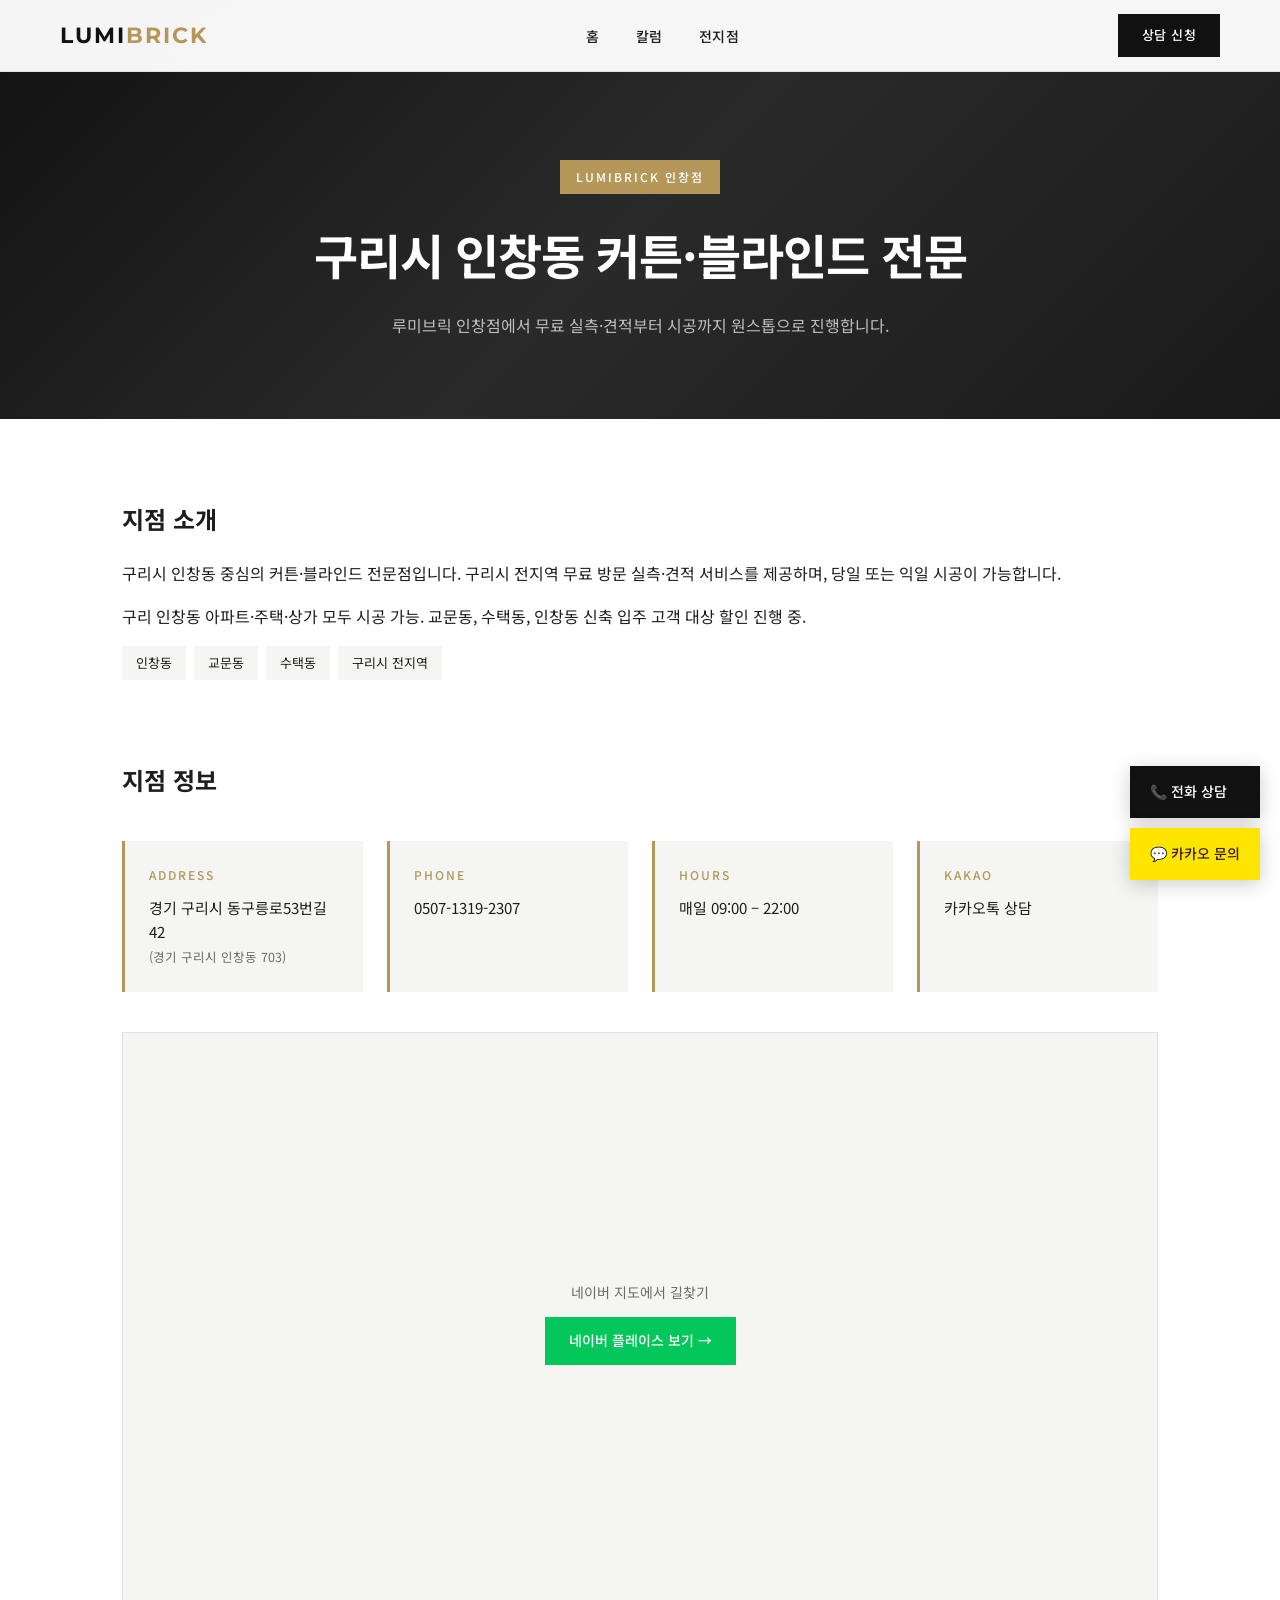
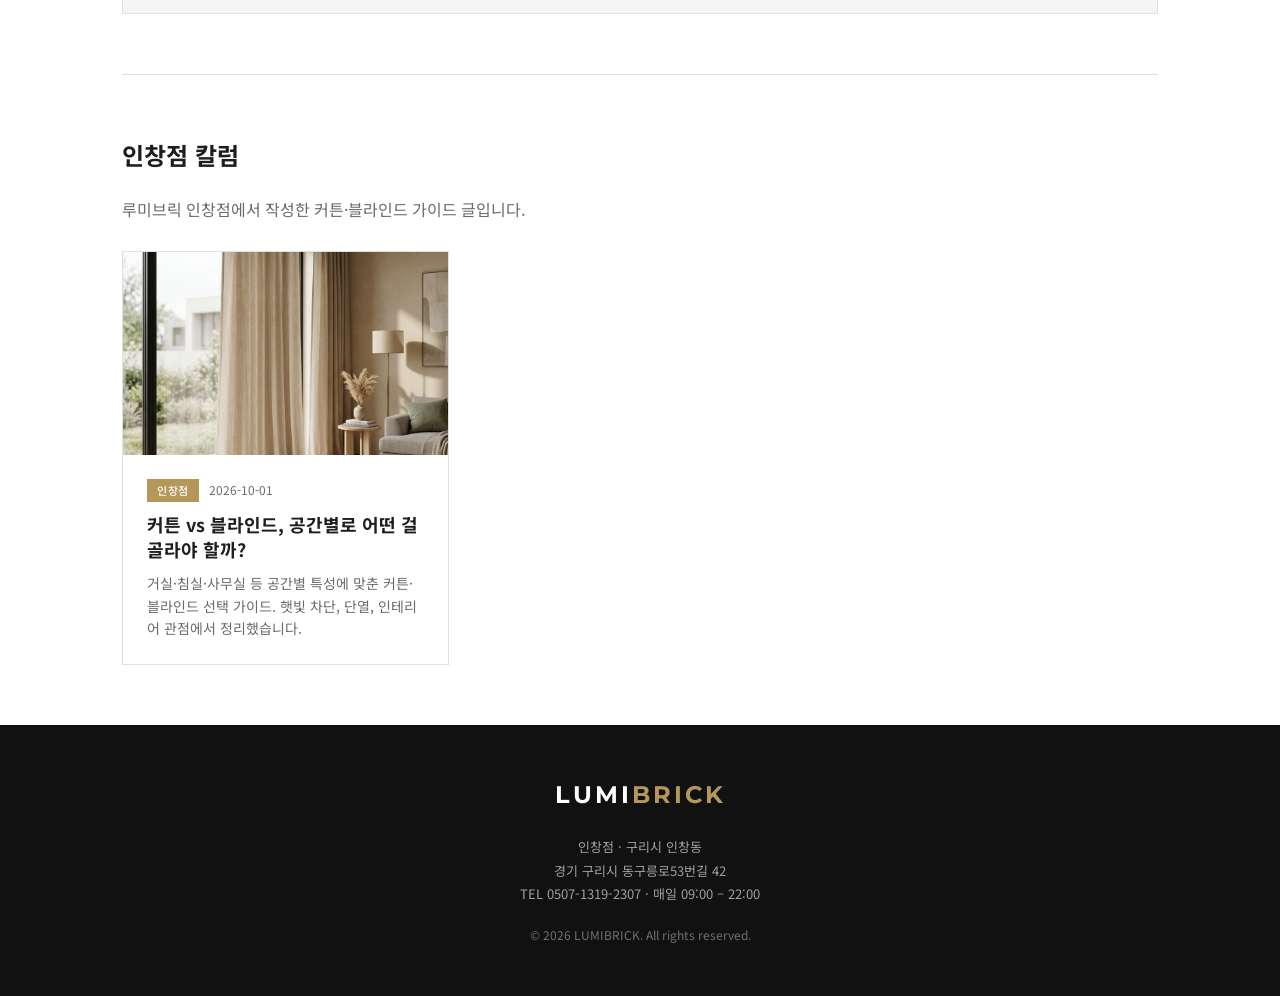
<file: 인창점/index.html>
<!DOCTYPE html>
<html lang="ko">
<head>
  <meta charset="UTF-8" />
  <meta name="viewport" content="width=device-width, initial-scale=1.0" />
  <title>루미브릭 인창점 | 구리시 인창동 커튼 블라인드 전문점</title>
  <meta name="description" content="구리시 인창동 커튼·블라인드 전문 루미브릭 인창점. 무료 실측·견적부터 시공까지 원스톱 서비스. 0507-1319-2307" />
  <meta name="keywords" content="인창동 커튼, 교문동 커튼, 수택동 커튼, 인창동 블라인드, 교문동 블라인드, 수택동 블라인드, 루미브릭 인창점" />
  <meta name="robots" content="index, follow, max-image-preview:large" />
  <meta name="theme-color" content="#b5975a" />
  <link rel="canonical" href="https://lumibrick.kro.kr/인창점/" />
  <link rel="icon" type="image/png" href="/images/logo_icon.png" />
  <link rel="apple-touch-icon" href="/images/logo_icon.png" />

  <meta property="og:type" content="website" />
  <meta property="og:site_name" content="루미브릭 인창점" />
  <meta property="og:title" content="루미브릭 인창점 | 구리시 인창동 커튼 블라인드 전문점" />
  <meta property="og:description" content="구리시 인창동 중심의 커튼·블라인드 전문점입니다. 구리시 전지역 무료 방문 실측·견적 서비스를 제공하며, 당일 또는 익일 시공이 가능합니다." />
  <meta property="og:url" content="https://lumibrick.kro.kr/인창점/" />
  <meta property="og:image" content="https://lumibrick.kro.kr/images/hero.jpg" />
  <meta property="og:locale" content="ko_KR" />

  <script type="application/ld+json">
  {
    "@context": "https://schema.org",
    "@type": "LocalBusiness",
    "name": "루미브릭 인창점",
    "image": "https://lumibrick.kro.kr/images/hero.jpg",
    "@id": "https://lumibrick.kro.kr/인창점/",
    "url": "https://lumibrick.kro.kr/인창점/",
    "telephone": "0507-1319-2307",
    "priceRange": "₩₩",
    "description": "구리시 인창동 중심의 커튼·블라인드 전문점입니다. 구리시 전지역 무료 방문 실측·견적 서비스를 제공하며, 당일 또는 익일 시공이 가능합니다.",
    "address": {
      "@type": "PostalAddress",
      "streetAddress": "경기 구리시 동구릉로53번길 42",
      "addressLocality": "구리시",
      "addressCountry": "KR"
    },
    "geo": {
      "@type": "GeoCoordinates",
      "latitude": "37.6070839",
      "longitude": "127.1336272"
    },
    "openingHoursSpecification": [{
      "@type": "OpeningHoursSpecification",
      "dayOfWeek": ["Monday","Tuesday","Wednesday","Thursday","Friday","Saturday","Sunday"],
      "opens": "09:00",
      "closes": "22:00"
    }],
    "areaServed": [{"@type": "Place", "name": "인창동"}, {"@type": "Place", "name": "교문동"}, {"@type": "Place", "name": "수택동"}, {"@type": "Place", "name": "구리시 전지역"}],
    "sameAs": [
      "https://m.place.naver.com/place/2095032184",
      "http://pf.kakao.com/_IHBnX"
    ]
  }
  </script>

  <link rel="preconnect" href="https://fonts.googleapis.com" />
  <link href="https://fonts.googleapis.com/css2?family=Noto+Sans+KR:wght@300;400;500;700&family=Montserrat:wght@400;600;700&display=swap" rel="stylesheet" />
  <link rel="stylesheet" href="/assets/branch.css" />
  <style>
    .info-grid {
      display: grid; grid-template-columns: repeat(auto-fit, minmax(240px, 1fr));
      gap: 24px; margin: 40px 0;
    }
    .info-card {
      padding: 24px; background: var(--light-gray);
      border-left: 3px solid var(--accent);
    }
    .info-card .label {
      font-size: 12px; font-weight: 500; color: var(--accent);
      letter-spacing: 2px; margin-bottom: 10px;
    }
    .info-card .value {
      font-size: 15px; color: var(--dark); line-height: 1.6;
    }
    .info-card .value a { color: inherit; }
    .intro-section { padding: 20px 0 40px; }
    .intro-section p { font-size: 16px; color: var(--dark); margin-bottom: 16px; }
    .map-embed {
      margin: 40px 0; aspect-ratio: 16/9; width: 100%;
      border: 1px solid var(--border); background: var(--light-gray);
      display: flex; align-items: center; justify-content: center;
      flex-direction: column; gap: 12px;
    }
    .map-embed a {
      background: #03C75A; color: #fff;
      padding: 12px 24px; font-size: 14px; font-weight: 500;
    }
    .neighborhood-tags {
      display: flex; flex-wrap: wrap; gap: 8px; margin: 16px 0 40px;
    }
    .neighborhood-tags span {
      background: var(--light-gray); padding: 6px 14px;
      font-size: 13px; color: var(--dark);
    }
    .section-divider { border: 0; border-top: 1px solid var(--border); margin: 60px 0; }
    h2 { font-size: 24px; font-weight: 700; margin-bottom: 20px; }
  </style>
</head><body>

<nav>
  <a href="/" class="nav-logo">LUMI<span>BRICK</span></a>
  <ul class="nav-links">
    <li><a href="/">홈</a></li>
    <li><a href="/columns/">칼럼</a></li>
    <li><a href="/#area">전지점</a></li>
  </ul>
  <a href="/#contact" class="nav-cta">상담 신청</a>
</nav>

<header class="page-hero">
  <div class="eyebrow">LUMIBRICK 인창점</div>
  <h1>구리시 인창동 커튼·블라인드 전문</h1>
  <p>루미브릭 인창점에서 무료 실측·견적부터 시공까지 원스톱으로 진행합니다.</p>
</header>

<main class="wrap">
  <section class="intro-section">
    <h2>지점 소개</h2>
    <p>구리시 인창동 중심의 커튼·블라인드 전문점입니다. 구리시 전지역 무료 방문 실측·견적 서비스를 제공하며, 당일 또는 익일 시공이 가능합니다.</p>
    <p>구리 인창동 아파트·주택·상가 모두 시공 가능. 교문동, 수택동, 인창동 신축 입주 고객 대상 할인 진행 중.</p>
    <div class="neighborhood-tags"><span>인창동</span><span>교문동</span><span>수택동</span><span>구리시 전지역</span></div>
  </section>

  <section>
    <h2>지점 정보</h2>
    <div class="info-grid">
      <div class="info-card">
        <div class="label">ADDRESS</div>
        <div class="value">경기 구리시 동구릉로53번길 42<br><small style="color:var(--gray)">(경기 구리시 인창동 703)</small></div>
      </div>
      <div class="info-card">
        <div class="label">PHONE</div>
        <div class="value"><a href="tel:0507-1319-2307">0507-1319-2307</a></div>
      </div>
      <div class="info-card">
        <div class="label">HOURS</div>
        <div class="value">매일 09:00 – 22:00</div>
      </div>
      <div class="info-card">
        <div class="label">KAKAO</div>
        <div class="value"><a href="http://pf.kakao.com/_IHBnX/chat" target="_blank" rel="noopener">카카오톡 상담</a></div>
      </div>
    </div>
    <div class="map-embed">
      <div style="color:var(--gray);font-size:14px">네이버 지도에서 길찾기</div>
      <a href="https://m.place.naver.com/place/2095032184" target="_blank" rel="noopener">네이버 플레이스 보기 →</a>
    </div>
  </section>

  <hr class="section-divider" />

  <section>
    <h2>인창점 칼럼</h2>
    <p style="color:var(--gray);margin-bottom:28px">루미브릭 인창점에서 작성한 커튼·블라인드 가이드 글입니다.</p>
    <div class="column-grid" id="branchColumns"></div>
    <div id="branchEmpty" class="empty" style="display:none">
      아직 등록된 칼럼이 없습니다. <a href="/columns/" style="color:var(--accent);text-decoration:underline">전체 칼럼 보기</a>
    </div>
  </section>
</main>

<footer>
  <div class="footer-logo">LUMI<span>BRICK</span></div>
  <div class="footer-info">
    인창점 · 구리시 인창동<br>
    경기 구리시 동구릉로53번길 42<br>
    TEL 0507-1319-2307 · 매일 09:00 – 22:00
  </div>
  <div class="footer-copy">© 2026 LUMIBRICK. All rights reserved.</div>
</footer>

<div class="float-cta">
  <a href="tel:0507-1319-2307" class="float-btn">📞 전화 상담</a>
  <a href="http://pf.kakao.com/_IHBnX/chat" target="_blank" class="float-btn kakao">💬 카카오 문의</a>
</div>

<script>
  fetch('/columns/posts.json').then(r => r.json()).then(posts => {
    const branchName = "인창점";
    const filtered = posts.filter(p => p.branch === branchName);
    const grid = document.getElementById('branchColumns');
    const empty = document.getElementById('branchEmpty');
    if (filtered.length === 0) {
      grid.style.display = 'none';
      empty.style.display = 'block';
      return;
    }
    grid.innerHTML = filtered.map(p => `
      <a class="column-card" href="/columns/${p.slug}.html">
        ${p.thumbnail ? `<div class="thumb" style="background-image:url('${p.thumbnail}')"></div>` : ''}
        <div class="body">
          <div class="meta"><span class="branch">${p.branch}</span><span>${p.date}</span></div>
          <h3>${p.title}</h3>
          <div class="excerpt">${p.excerpt || ''}</div>
        </div>
      </a>
    `).join('');
  }).catch(e => {
    document.getElementById('branchColumns').style.display = 'none';
    document.getElementById('branchEmpty').style.display = 'block';
  });
</script>
</body>
</html>
</file>
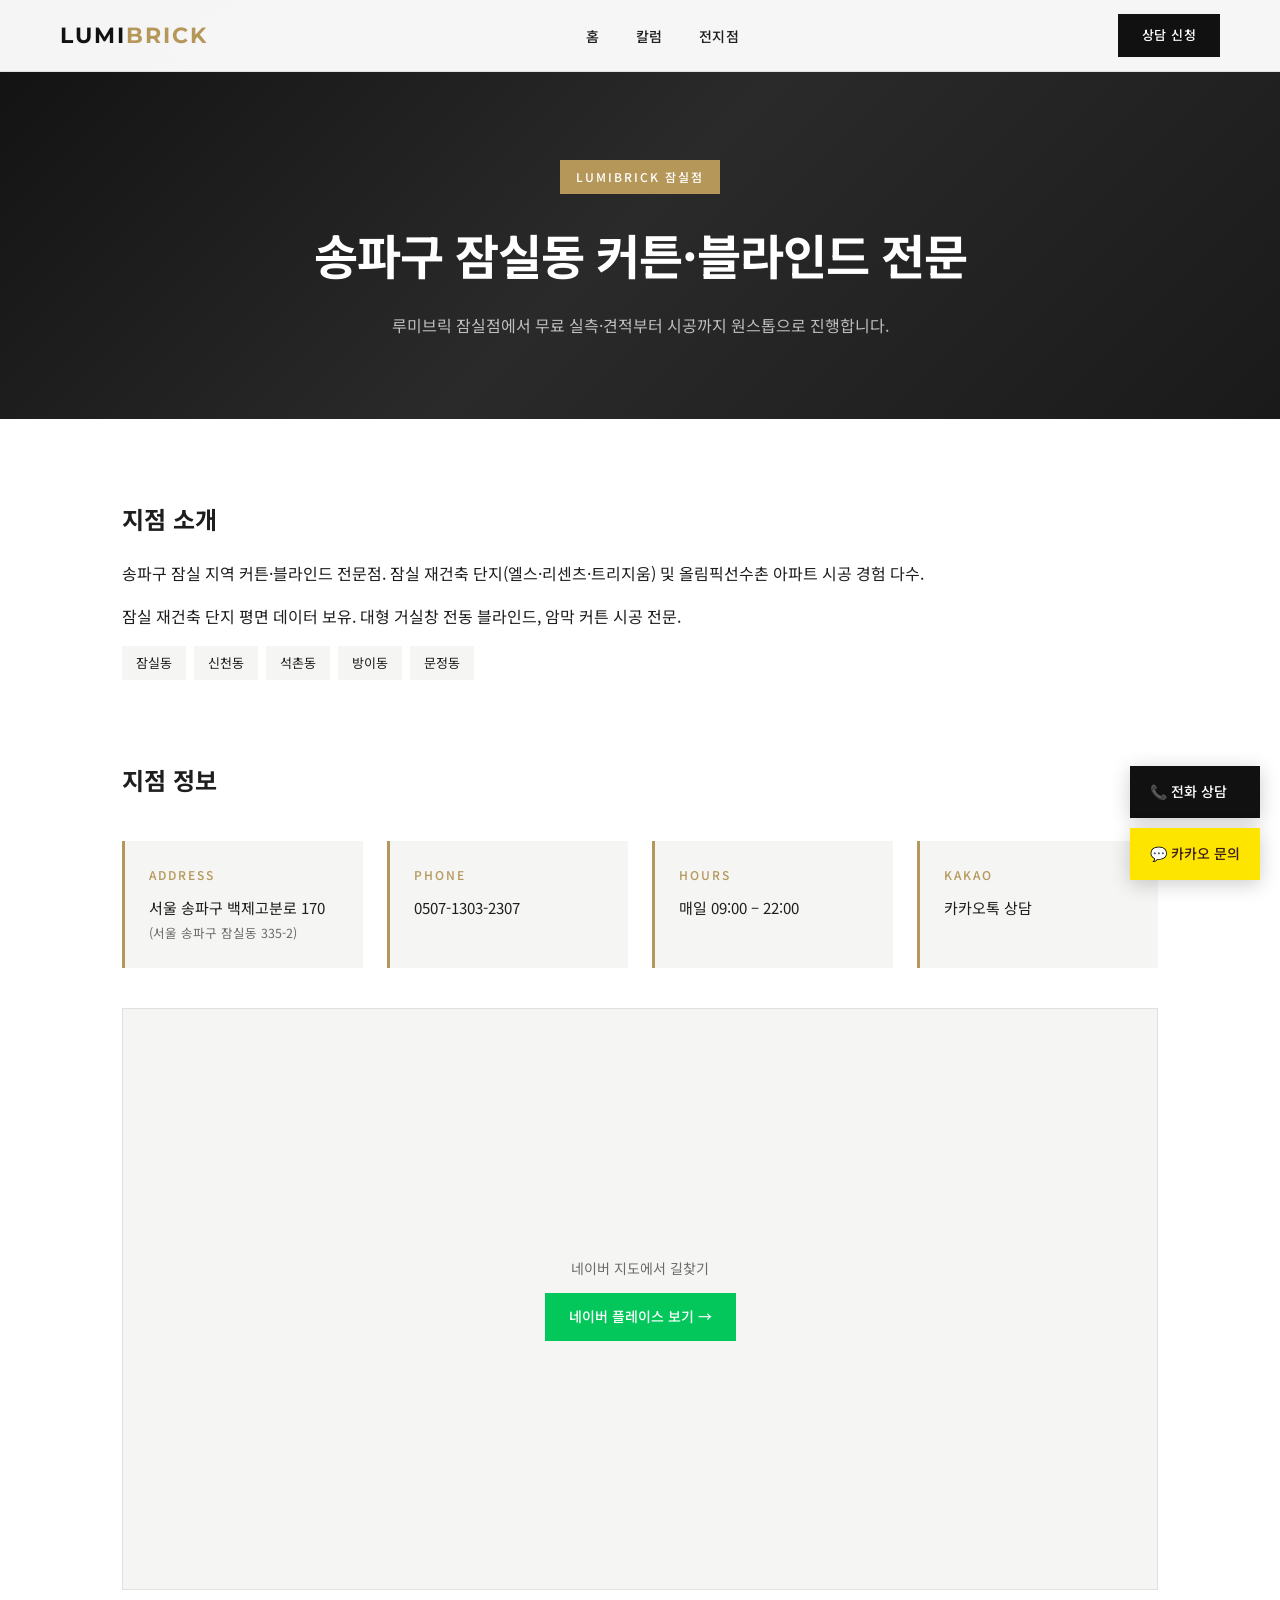
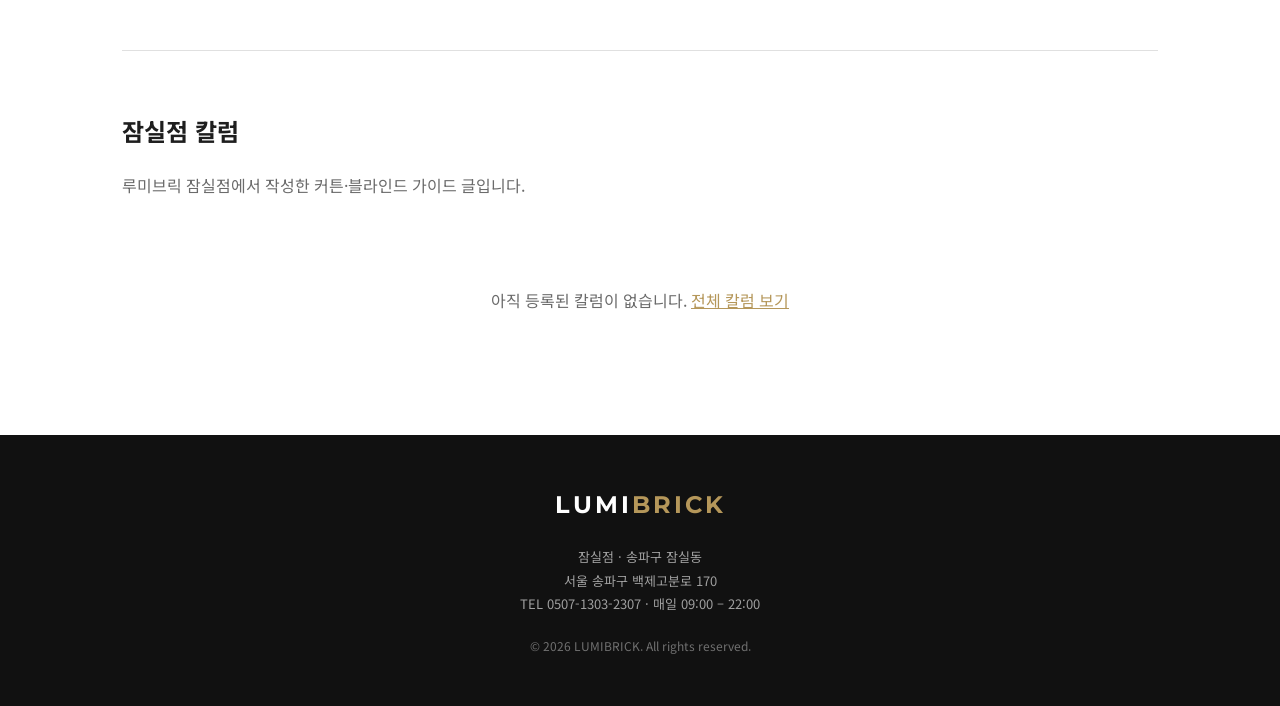
<file: 잠실점/index.html>
<!DOCTYPE html>
<html lang="ko">
<head>
  <meta charset="UTF-8" />
  <meta name="viewport" content="width=device-width, initial-scale=1.0" />
  <title>루미브릭 잠실점 | 송파구 잠실동 커튼 블라인드 전문점</title>
  <meta name="description" content="송파구 잠실동 커튼·블라인드 전문 루미브릭 잠실점. 무료 실측·견적부터 시공까지 원스톱 서비스. 0507-1303-2307" />
  <meta name="keywords" content="잠실동 커튼, 신천동 커튼, 석촌동 커튼, 잠실동 블라인드, 신천동 블라인드, 석촌동 블라인드, 루미브릭 잠실점" />
  <meta name="robots" content="index, follow, max-image-preview:large" />
  <meta name="theme-color" content="#b5975a" />
  <link rel="canonical" href="https://lumibrick.kro.kr/잠실점/" />
  <link rel="icon" type="image/png" href="/images/logo_icon.png" />
  <link rel="apple-touch-icon" href="/images/logo_icon.png" />

  <meta property="og:type" content="website" />
  <meta property="og:site_name" content="루미브릭 잠실점" />
  <meta property="og:title" content="루미브릭 잠실점 | 송파구 잠실동 커튼 블라인드 전문점" />
  <meta property="og:description" content="송파구 잠실 지역 커튼·블라인드 전문점. 잠실 재건축 단지(엘스·리센츠·트리지움) 및 올림픽선수촌 아파트 시공 경험 다수." />
  <meta property="og:url" content="https://lumibrick.kro.kr/잠실점/" />
  <meta property="og:image" content="https://lumibrick.kro.kr/images/hero.jpg" />
  <meta property="og:locale" content="ko_KR" />

  <script type="application/ld+json">
  {
    "@context": "https://schema.org",
    "@type": "LocalBusiness",
    "name": "루미브릭 잠실점",
    "image": "https://lumibrick.kro.kr/images/hero.jpg",
    "@id": "https://lumibrick.kro.kr/잠실점/",
    "url": "https://lumibrick.kro.kr/잠실점/",
    "telephone": "0507-1303-2307",
    "priceRange": "₩₩",
    "description": "송파구 잠실 지역 커튼·블라인드 전문점. 잠실 재건축 단지(엘스·리센츠·트리지움) 및 올림픽선수촌 아파트 시공 경험 다수.",
    "address": {
      "@type": "PostalAddress",
      "streetAddress": "서울 송파구 백제고분로 170",
      "addressLocality": "송파구",
      "addressCountry": "KR"
    },
    "geo": {
      "@type": "GeoCoordinates",
      "latitude": "37.5047838",
      "longitude": "127.0855798"
    },
    "openingHoursSpecification": [{
      "@type": "OpeningHoursSpecification",
      "dayOfWeek": ["Monday","Tuesday","Wednesday","Thursday","Friday","Saturday","Sunday"],
      "opens": "09:00",
      "closes": "22:00"
    }],
    "areaServed": [{"@type": "Place", "name": "잠실동"}, {"@type": "Place", "name": "신천동"}, {"@type": "Place", "name": "석촌동"}, {"@type": "Place", "name": "방이동"}, {"@type": "Place", "name": "문정동"}],
    "sameAs": [
      "https://m.place.naver.com/place/2025243025",
      "http://pf.kakao.com/_IHBnX"
    ]
  }
  </script>

  <link rel="preconnect" href="https://fonts.googleapis.com" />
  <link href="https://fonts.googleapis.com/css2?family=Noto+Sans+KR:wght@300;400;500;700&family=Montserrat:wght@400;600;700&display=swap" rel="stylesheet" />
  <link rel="stylesheet" href="/assets/branch.css" />
  <style>
    .info-grid {
      display: grid; grid-template-columns: repeat(auto-fit, minmax(240px, 1fr));
      gap: 24px; margin: 40px 0;
    }
    .info-card {
      padding: 24px; background: var(--light-gray);
      border-left: 3px solid var(--accent);
    }
    .info-card .label {
      font-size: 12px; font-weight: 500; color: var(--accent);
      letter-spacing: 2px; margin-bottom: 10px;
    }
    .info-card .value {
      font-size: 15px; color: var(--dark); line-height: 1.6;
    }
    .info-card .value a { color: inherit; }
    .intro-section { padding: 20px 0 40px; }
    .intro-section p { font-size: 16px; color: var(--dark); margin-bottom: 16px; }
    .map-embed {
      margin: 40px 0; aspect-ratio: 16/9; width: 100%;
      border: 1px solid var(--border); background: var(--light-gray);
      display: flex; align-items: center; justify-content: center;
      flex-direction: column; gap: 12px;
    }
    .map-embed a {
      background: #03C75A; color: #fff;
      padding: 12px 24px; font-size: 14px; font-weight: 500;
    }
    .neighborhood-tags {
      display: flex; flex-wrap: wrap; gap: 8px; margin: 16px 0 40px;
    }
    .neighborhood-tags span {
      background: var(--light-gray); padding: 6px 14px;
      font-size: 13px; color: var(--dark);
    }
    .section-divider { border: 0; border-top: 1px solid var(--border); margin: 60px 0; }
    h2 { font-size: 24px; font-weight: 700; margin-bottom: 20px; }
  </style>
</head><body>

<nav>
  <a href="/" class="nav-logo">LUMI<span>BRICK</span></a>
  <ul class="nav-links">
    <li><a href="/">홈</a></li>
    <li><a href="/columns/">칼럼</a></li>
    <li><a href="/#area">전지점</a></li>
  </ul>
  <a href="/#contact" class="nav-cta">상담 신청</a>
</nav>

<header class="page-hero">
  <div class="eyebrow">LUMIBRICK 잠실점</div>
  <h1>송파구 잠실동 커튼·블라인드 전문</h1>
  <p>루미브릭 잠실점에서 무료 실측·견적부터 시공까지 원스톱으로 진행합니다.</p>
</header>

<main class="wrap">
  <section class="intro-section">
    <h2>지점 소개</h2>
    <p>송파구 잠실 지역 커튼·블라인드 전문점. 잠실 재건축 단지(엘스·리센츠·트리지움) 및 올림픽선수촌 아파트 시공 경험 다수.</p>
    <p>잠실 재건축 단지 평면 데이터 보유. 대형 거실창 전동 블라인드, 암막 커튼 시공 전문.</p>
    <div class="neighborhood-tags"><span>잠실동</span><span>신천동</span><span>석촌동</span><span>방이동</span><span>문정동</span></div>
  </section>

  <section>
    <h2>지점 정보</h2>
    <div class="info-grid">
      <div class="info-card">
        <div class="label">ADDRESS</div>
        <div class="value">서울 송파구 백제고분로 170<br><small style="color:var(--gray)">(서울 송파구 잠실동 335-2)</small></div>
      </div>
      <div class="info-card">
        <div class="label">PHONE</div>
        <div class="value"><a href="tel:0507-1303-2307">0507-1303-2307</a></div>
      </div>
      <div class="info-card">
        <div class="label">HOURS</div>
        <div class="value">매일 09:00 – 22:00</div>
      </div>
      <div class="info-card">
        <div class="label">KAKAO</div>
        <div class="value"><a href="http://pf.kakao.com/_IHBnX/chat" target="_blank" rel="noopener">카카오톡 상담</a></div>
      </div>
    </div>
    <div class="map-embed">
      <div style="color:var(--gray);font-size:14px">네이버 지도에서 길찾기</div>
      <a href="https://m.place.naver.com/place/2025243025" target="_blank" rel="noopener">네이버 플레이스 보기 →</a>
    </div>
  </section>

  <hr class="section-divider" />

  <section>
    <h2>잠실점 칼럼</h2>
    <p style="color:var(--gray);margin-bottom:28px">루미브릭 잠실점에서 작성한 커튼·블라인드 가이드 글입니다.</p>
    <div class="column-grid" id="branchColumns"></div>
    <div id="branchEmpty" class="empty" style="display:none">
      아직 등록된 칼럼이 없습니다. <a href="/columns/" style="color:var(--accent);text-decoration:underline">전체 칼럼 보기</a>
    </div>
  </section>
</main>

<footer>
  <div class="footer-logo">LUMI<span>BRICK</span></div>
  <div class="footer-info">
    잠실점 · 송파구 잠실동<br>
    서울 송파구 백제고분로 170<br>
    TEL 0507-1303-2307 · 매일 09:00 – 22:00
  </div>
  <div class="footer-copy">© 2026 LUMIBRICK. All rights reserved.</div>
</footer>

<div class="float-cta">
  <a href="tel:0507-1303-2307" class="float-btn">📞 전화 상담</a>
  <a href="http://pf.kakao.com/_IHBnX/chat" target="_blank" class="float-btn kakao">💬 카카오 문의</a>
</div>

<script>
  fetch('/columns/posts.json').then(r => r.json()).then(posts => {
    const branchName = "잠실점";
    const filtered = posts.filter(p => p.branch === branchName);
    const grid = document.getElementById('branchColumns');
    const empty = document.getElementById('branchEmpty');
    if (filtered.length === 0) {
      grid.style.display = 'none';
      empty.style.display = 'block';
      return;
    }
    grid.innerHTML = filtered.map(p => `
      <a class="column-card" href="/columns/${p.slug}.html">
        ${p.thumbnail ? `<div class="thumb" style="background-image:url('${p.thumbnail}')"></div>` : ''}
        <div class="body">
          <div class="meta"><span class="branch">${p.branch}</span><span>${p.date}</span></div>
          <h3>${p.title}</h3>
          <div class="excerpt">${p.excerpt || ''}</div>
        </div>
      </a>
    `).join('');
  }).catch(e => {
    document.getElementById('branchColumns').style.display = 'none';
    document.getElementById('branchEmpty').style.display = 'block';
  });
</script>
</body>
</html>
</file>
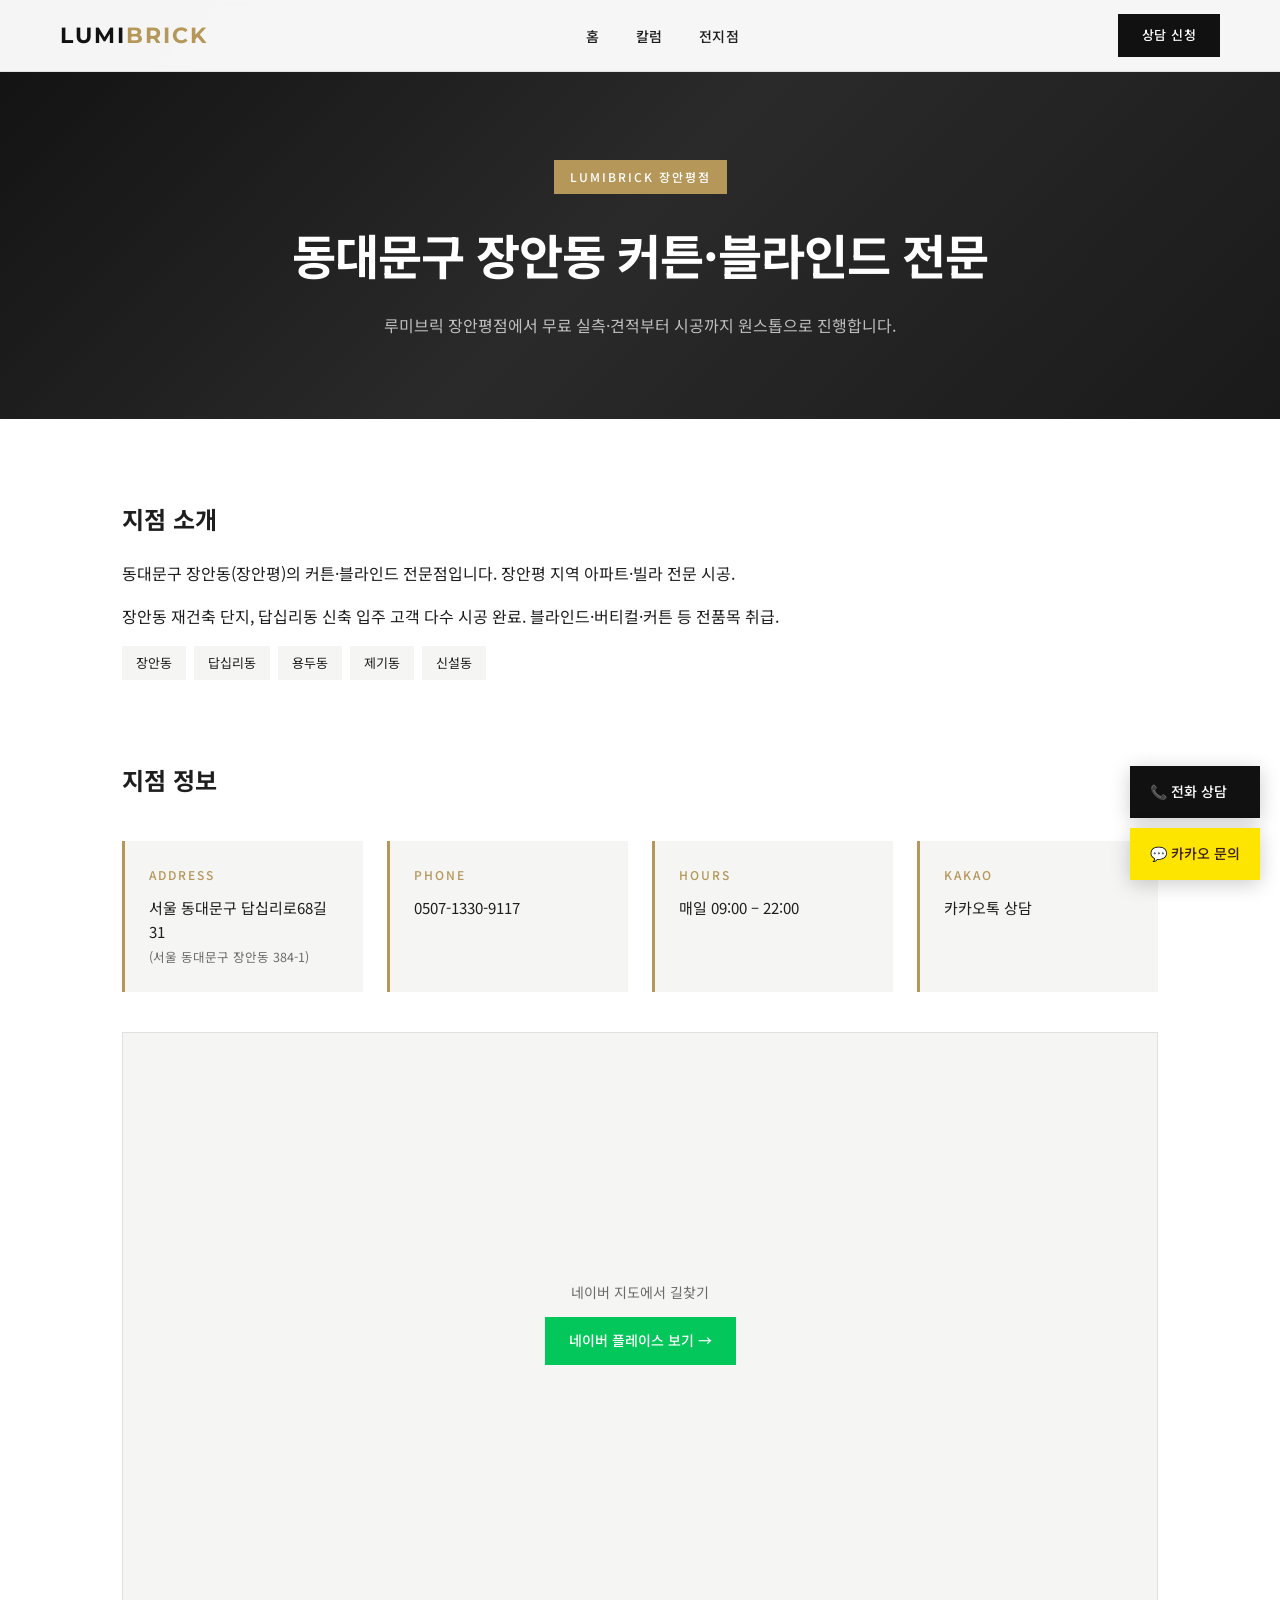
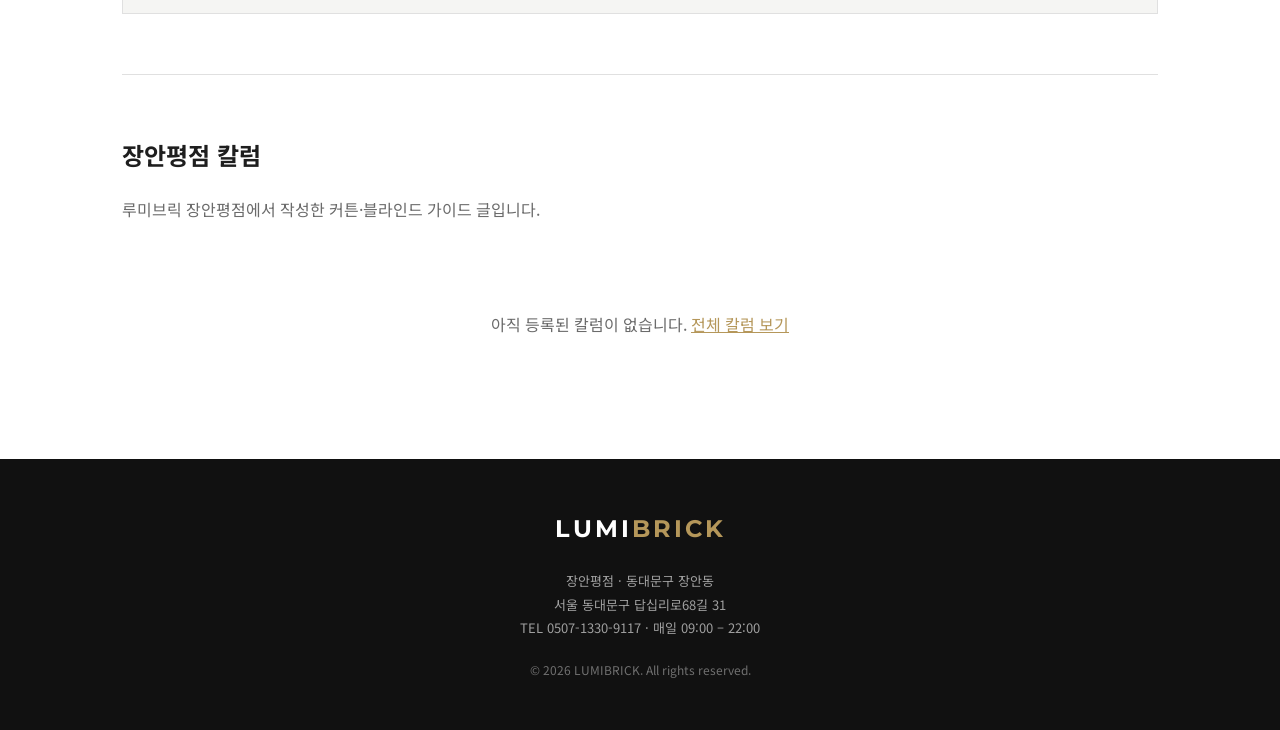
<file: 장안평점/index.html>
<!DOCTYPE html>
<html lang="ko">
<head>
  <meta charset="UTF-8" />
  <meta name="viewport" content="width=device-width, initial-scale=1.0" />
  <title>루미브릭 장안평점 | 동대문구 장안동 커튼 블라인드 전문점</title>
  <meta name="description" content="동대문구 장안동 커튼·블라인드 전문 루미브릭 장안평점. 무료 실측·견적부터 시공까지 원스톱 서비스. 0507-1330-9117" />
  <meta name="keywords" content="장안동 커튼, 답십리동 커튼, 용두동 커튼, 장안동 블라인드, 답십리동 블라인드, 용두동 블라인드, 루미브릭 장안평점" />
  <meta name="robots" content="index, follow, max-image-preview:large" />
  <meta name="theme-color" content="#b5975a" />
  <link rel="canonical" href="https://lumibrick.kro.kr/장안평점/" />
  <link rel="icon" type="image/png" href="/images/logo_icon.png" />
  <link rel="apple-touch-icon" href="/images/logo_icon.png" />

  <meta property="og:type" content="website" />
  <meta property="og:site_name" content="루미브릭 장안평점" />
  <meta property="og:title" content="루미브릭 장안평점 | 동대문구 장안동 커튼 블라인드 전문점" />
  <meta property="og:description" content="동대문구 장안동(장안평)의 커튼·블라인드 전문점입니다. 장안평 지역 아파트·빌라 전문 시공." />
  <meta property="og:url" content="https://lumibrick.kro.kr/장안평점/" />
  <meta property="og:image" content="https://lumibrick.kro.kr/images/hero.jpg" />
  <meta property="og:locale" content="ko_KR" />

  <script type="application/ld+json">
  {
    "@context": "https://schema.org",
    "@type": "LocalBusiness",
    "name": "루미브릭 장안평점",
    "image": "https://lumibrick.kro.kr/images/hero.jpg",
    "@id": "https://lumibrick.kro.kr/장안평점/",
    "url": "https://lumibrick.kro.kr/장안평점/",
    "telephone": "0507-1330-9117",
    "priceRange": "₩₩",
    "description": "동대문구 장안동(장안평)의 커튼·블라인드 전문점입니다. 장안평 지역 아파트·빌라 전문 시공.",
    "address": {
      "@type": "PostalAddress",
      "streetAddress": "서울 동대문구 답십리로68길 31",
      "addressLocality": "동대문구",
      "addressCountry": "KR"
    },
    "geo": {
      "@type": "GeoCoordinates",
      "latitude": "37.5710513",
      "longitude": "127.0695397"
    },
    "openingHoursSpecification": [{
      "@type": "OpeningHoursSpecification",
      "dayOfWeek": ["Monday","Tuesday","Wednesday","Thursday","Friday","Saturday","Sunday"],
      "opens": "09:00",
      "closes": "22:00"
    }],
    "areaServed": [{"@type": "Place", "name": "장안동"}, {"@type": "Place", "name": "답십리동"}, {"@type": "Place", "name": "용두동"}, {"@type": "Place", "name": "제기동"}, {"@type": "Place", "name": "신설동"}],
    "sameAs": [
      "https://m.place.naver.com/place/2047840425",
      "http://pf.kakao.com/_IHBnX"
    ]
  }
  </script>

  <link rel="preconnect" href="https://fonts.googleapis.com" />
  <link href="https://fonts.googleapis.com/css2?family=Noto+Sans+KR:wght@300;400;500;700&family=Montserrat:wght@400;600;700&display=swap" rel="stylesheet" />
  <link rel="stylesheet" href="/assets/branch.css" />
  <style>
    .info-grid {
      display: grid; grid-template-columns: repeat(auto-fit, minmax(240px, 1fr));
      gap: 24px; margin: 40px 0;
    }
    .info-card {
      padding: 24px; background: var(--light-gray);
      border-left: 3px solid var(--accent);
    }
    .info-card .label {
      font-size: 12px; font-weight: 500; color: var(--accent);
      letter-spacing: 2px; margin-bottom: 10px;
    }
    .info-card .value {
      font-size: 15px; color: var(--dark); line-height: 1.6;
    }
    .info-card .value a { color: inherit; }
    .intro-section { padding: 20px 0 40px; }
    .intro-section p { font-size: 16px; color: var(--dark); margin-bottom: 16px; }
    .map-embed {
      margin: 40px 0; aspect-ratio: 16/9; width: 100%;
      border: 1px solid var(--border); background: var(--light-gray);
      display: flex; align-items: center; justify-content: center;
      flex-direction: column; gap: 12px;
    }
    .map-embed a {
      background: #03C75A; color: #fff;
      padding: 12px 24px; font-size: 14px; font-weight: 500;
    }
    .neighborhood-tags {
      display: flex; flex-wrap: wrap; gap: 8px; margin: 16px 0 40px;
    }
    .neighborhood-tags span {
      background: var(--light-gray); padding: 6px 14px;
      font-size: 13px; color: var(--dark);
    }
    .section-divider { border: 0; border-top: 1px solid var(--border); margin: 60px 0; }
    h2 { font-size: 24px; font-weight: 700; margin-bottom: 20px; }
  </style>
</head><body>

<nav>
  <a href="/" class="nav-logo">LUMI<span>BRICK</span></a>
  <ul class="nav-links">
    <li><a href="/">홈</a></li>
    <li><a href="/columns/">칼럼</a></li>
    <li><a href="/#area">전지점</a></li>
  </ul>
  <a href="/#contact" class="nav-cta">상담 신청</a>
</nav>

<header class="page-hero">
  <div class="eyebrow">LUMIBRICK 장안평점</div>
  <h1>동대문구 장안동 커튼·블라인드 전문</h1>
  <p>루미브릭 장안평점에서 무료 실측·견적부터 시공까지 원스톱으로 진행합니다.</p>
</header>

<main class="wrap">
  <section class="intro-section">
    <h2>지점 소개</h2>
    <p>동대문구 장안동(장안평)의 커튼·블라인드 전문점입니다. 장안평 지역 아파트·빌라 전문 시공.</p>
    <p>장안동 재건축 단지, 답십리동 신축 입주 고객 다수 시공 완료. 블라인드·버티컬·커튼 등 전품목 취급.</p>
    <div class="neighborhood-tags"><span>장안동</span><span>답십리동</span><span>용두동</span><span>제기동</span><span>신설동</span></div>
  </section>

  <section>
    <h2>지점 정보</h2>
    <div class="info-grid">
      <div class="info-card">
        <div class="label">ADDRESS</div>
        <div class="value">서울 동대문구 답십리로68길 31<br><small style="color:var(--gray)">(서울 동대문구 장안동 384-1)</small></div>
      </div>
      <div class="info-card">
        <div class="label">PHONE</div>
        <div class="value"><a href="tel:0507-1330-9117">0507-1330-9117</a></div>
      </div>
      <div class="info-card">
        <div class="label">HOURS</div>
        <div class="value">매일 09:00 – 22:00</div>
      </div>
      <div class="info-card">
        <div class="label">KAKAO</div>
        <div class="value"><a href="http://pf.kakao.com/_IHBnX/chat" target="_blank" rel="noopener">카카오톡 상담</a></div>
      </div>
    </div>
    <div class="map-embed">
      <div style="color:var(--gray);font-size:14px">네이버 지도에서 길찾기</div>
      <a href="https://m.place.naver.com/place/2047840425" target="_blank" rel="noopener">네이버 플레이스 보기 →</a>
    </div>
  </section>

  <hr class="section-divider" />

  <section>
    <h2>장안평점 칼럼</h2>
    <p style="color:var(--gray);margin-bottom:28px">루미브릭 장안평점에서 작성한 커튼·블라인드 가이드 글입니다.</p>
    <div class="column-grid" id="branchColumns"></div>
    <div id="branchEmpty" class="empty" style="display:none">
      아직 등록된 칼럼이 없습니다. <a href="/columns/" style="color:var(--accent);text-decoration:underline">전체 칼럼 보기</a>
    </div>
  </section>
</main>

<footer>
  <div class="footer-logo">LUMI<span>BRICK</span></div>
  <div class="footer-info">
    장안평점 · 동대문구 장안동<br>
    서울 동대문구 답십리로68길 31<br>
    TEL 0507-1330-9117 · 매일 09:00 – 22:00
  </div>
  <div class="footer-copy">© 2026 LUMIBRICK. All rights reserved.</div>
</footer>

<div class="float-cta">
  <a href="tel:0507-1330-9117" class="float-btn">📞 전화 상담</a>
  <a href="http://pf.kakao.com/_IHBnX/chat" target="_blank" class="float-btn kakao">💬 카카오 문의</a>
</div>

<script>
  fetch('/columns/posts.json').then(r => r.json()).then(posts => {
    const branchName = "장안평점";
    const filtered = posts.filter(p => p.branch === branchName);
    const grid = document.getElementById('branchColumns');
    const empty = document.getElementById('branchEmpty');
    if (filtered.length === 0) {
      grid.style.display = 'none';
      empty.style.display = 'block';
      return;
    }
    grid.innerHTML = filtered.map(p => `
      <a class="column-card" href="/columns/${p.slug}.html">
        ${p.thumbnail ? `<div class="thumb" style="background-image:url('${p.thumbnail}')"></div>` : ''}
        <div class="body">
          <div class="meta"><span class="branch">${p.branch}</span><span>${p.date}</span></div>
          <h3>${p.title}</h3>
          <div class="excerpt">${p.excerpt || ''}</div>
        </div>
      </a>
    `).join('');
  }).catch(e => {
    document.getElementById('branchColumns').style.display = 'none';
    document.getElementById('branchEmpty').style.display = 'block';
  });
</script>
</body>
</html>
</file>
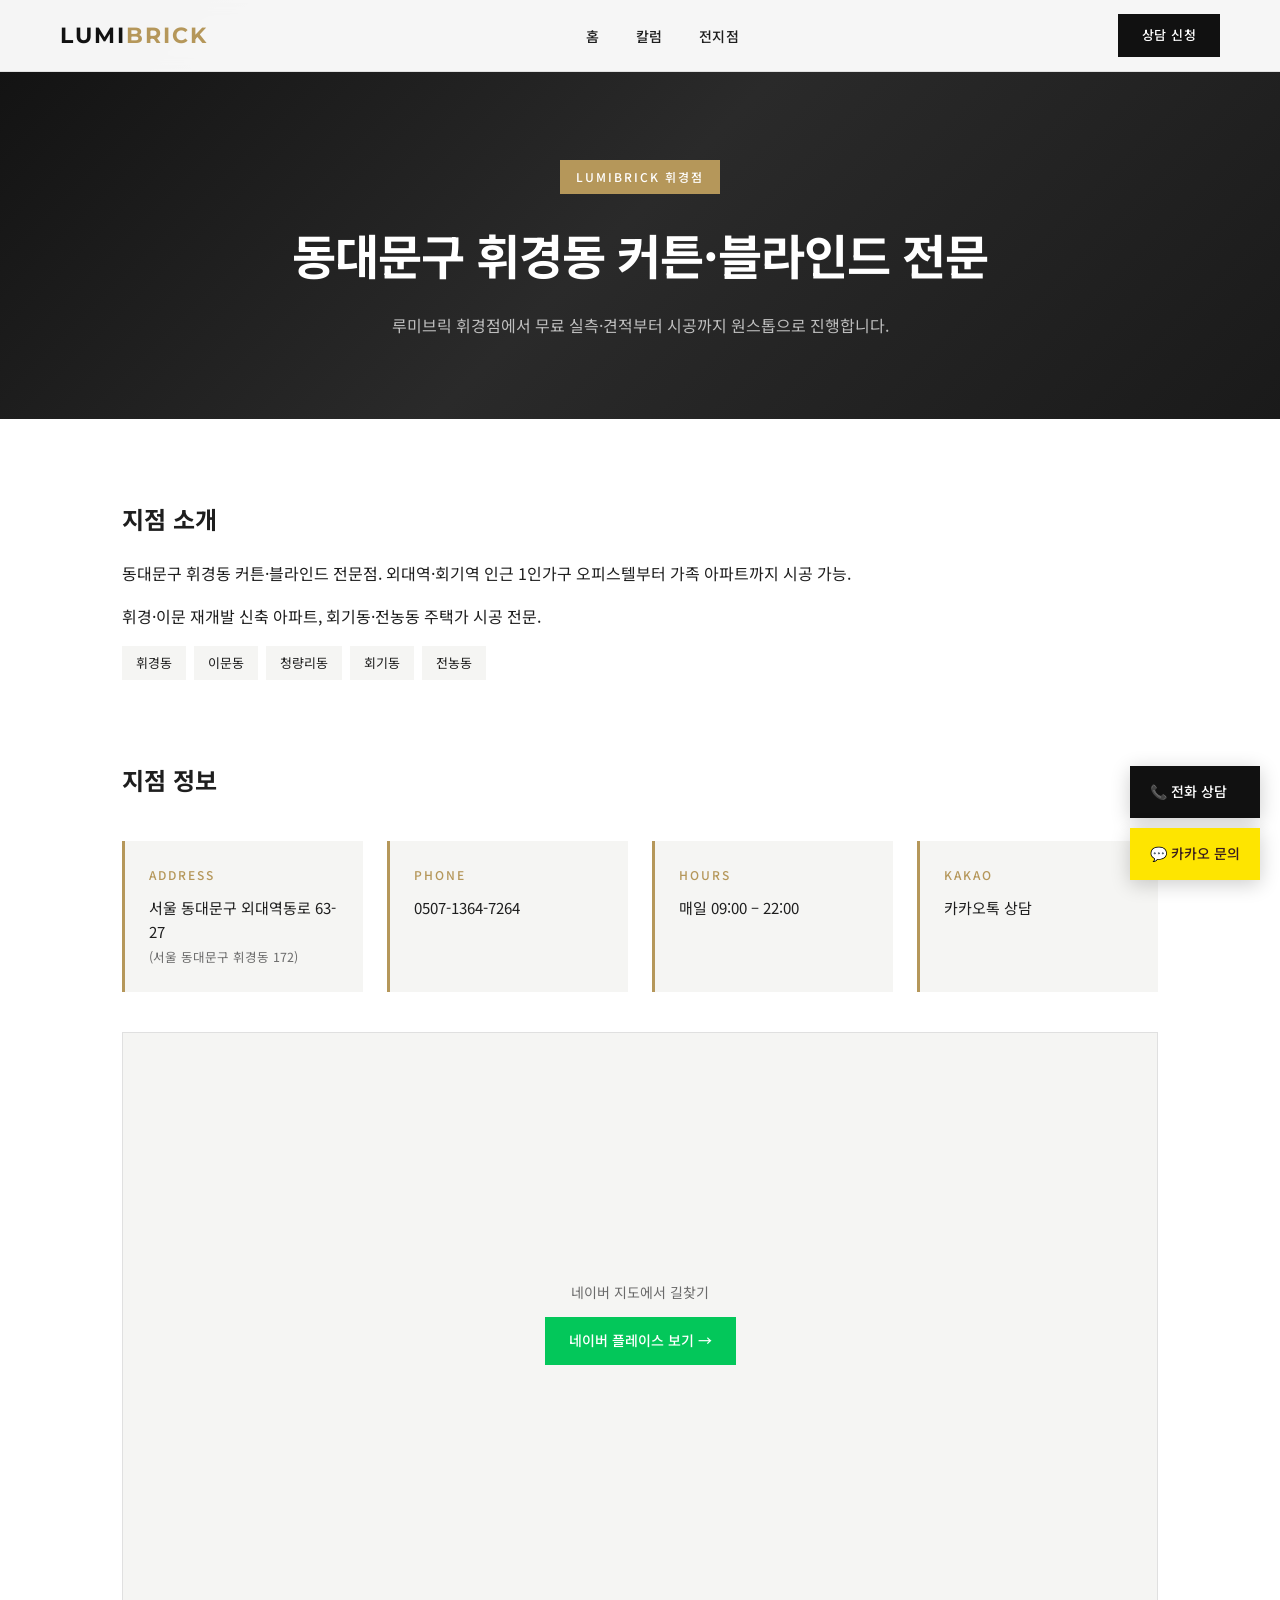
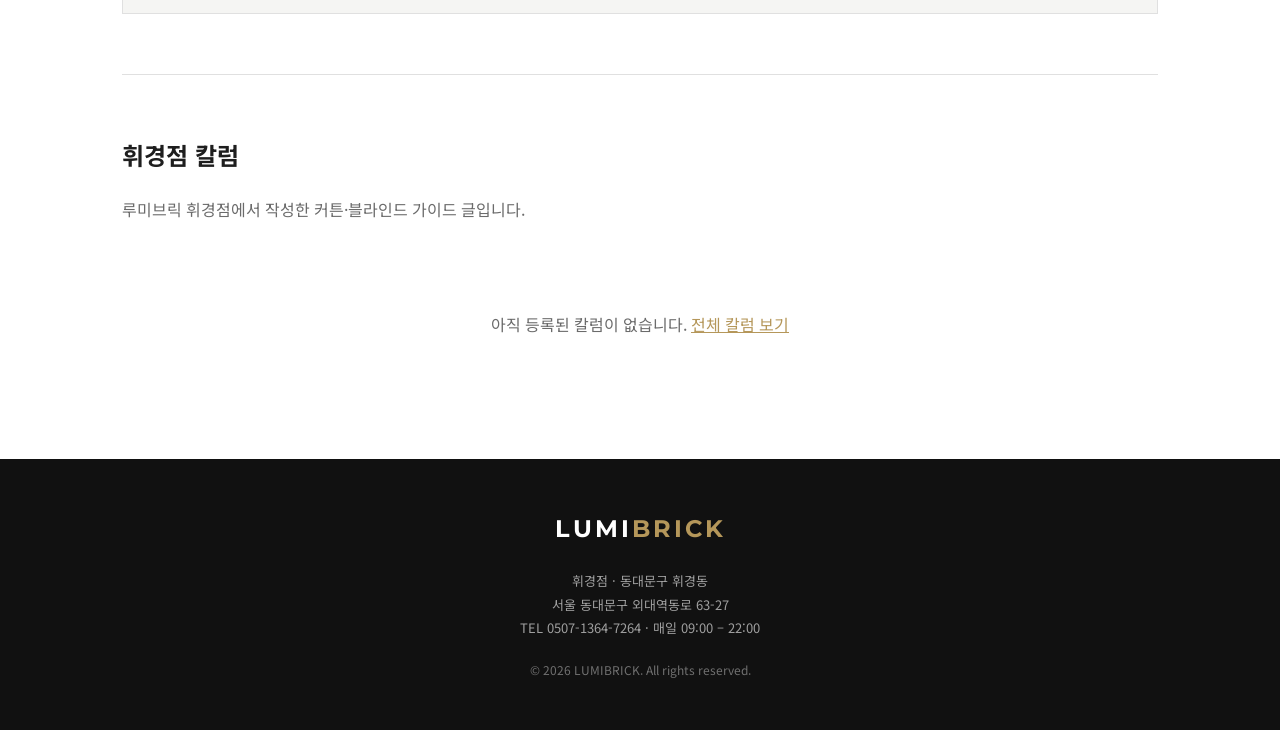
<file: 휘경점/index.html>
<!DOCTYPE html>
<html lang="ko">
<head>
  <meta charset="UTF-8" />
  <meta name="viewport" content="width=device-width, initial-scale=1.0" />
  <title>루미브릭 휘경점 | 동대문구 휘경동 커튼 블라인드 전문점</title>
  <meta name="description" content="동대문구 휘경동 커튼·블라인드 전문 루미브릭 휘경점. 무료 실측·견적부터 시공까지 원스톱 서비스. 0507-1364-7264" />
  <meta name="keywords" content="휘경동 커튼, 이문동 커튼, 청량리동 커튼, 휘경동 블라인드, 이문동 블라인드, 청량리동 블라인드, 루미브릭 휘경점" />
  <meta name="robots" content="index, follow, max-image-preview:large" />
  <meta name="theme-color" content="#b5975a" />
  <link rel="canonical" href="https://lumibrick.kro.kr/휘경점/" />
  <link rel="icon" type="image/png" href="/images/logo_icon.png" />
  <link rel="apple-touch-icon" href="/images/logo_icon.png" />

  <meta property="og:type" content="website" />
  <meta property="og:site_name" content="루미브릭 휘경점" />
  <meta property="og:title" content="루미브릭 휘경점 | 동대문구 휘경동 커튼 블라인드 전문점" />
  <meta property="og:description" content="동대문구 휘경동 커튼·블라인드 전문점. 외대역·회기역 인근 1인가구 오피스텔부터 가족 아파트까지 시공 가능." />
  <meta property="og:url" content="https://lumibrick.kro.kr/휘경점/" />
  <meta property="og:image" content="https://lumibrick.kro.kr/images/hero.jpg" />
  <meta property="og:locale" content="ko_KR" />

  <script type="application/ld+json">
  {
    "@context": "https://schema.org",
    "@type": "LocalBusiness",
    "name": "루미브릭 휘경점",
    "image": "https://lumibrick.kro.kr/images/hero.jpg",
    "@id": "https://lumibrick.kro.kr/휘경점/",
    "url": "https://lumibrick.kro.kr/휘경점/",
    "telephone": "0507-1364-7264",
    "priceRange": "₩₩",
    "description": "동대문구 휘경동 커튼·블라인드 전문점. 외대역·회기역 인근 1인가구 오피스텔부터 가족 아파트까지 시공 가능.",
    "address": {
      "@type": "PostalAddress",
      "streetAddress": "서울 동대문구 외대역동로 63-27",
      "addressLocality": "동대문구",
      "addressCountry": "KR"
    },
    "geo": {
      "@type": "GeoCoordinates",
      "latitude": "37.5930465",
      "longitude": "127.062657"
    },
    "openingHoursSpecification": [{
      "@type": "OpeningHoursSpecification",
      "dayOfWeek": ["Monday","Tuesday","Wednesday","Thursday","Friday","Saturday","Sunday"],
      "opens": "09:00",
      "closes": "22:00"
    }],
    "areaServed": [{"@type": "Place", "name": "휘경동"}, {"@type": "Place", "name": "이문동"}, {"@type": "Place", "name": "청량리동"}, {"@type": "Place", "name": "회기동"}, {"@type": "Place", "name": "전농동"}],
    "sameAs": [
      "https://m.place.naver.com/place/2041394672",
      "http://pf.kakao.com/_IHBnX"
    ]
  }
  </script>

  <link rel="preconnect" href="https://fonts.googleapis.com" />
  <link href="https://fonts.googleapis.com/css2?family=Noto+Sans+KR:wght@300;400;500;700&family=Montserrat:wght@400;600;700&display=swap" rel="stylesheet" />
  <link rel="stylesheet" href="/assets/branch.css" />
  <style>
    .info-grid {
      display: grid; grid-template-columns: repeat(auto-fit, minmax(240px, 1fr));
      gap: 24px; margin: 40px 0;
    }
    .info-card {
      padding: 24px; background: var(--light-gray);
      border-left: 3px solid var(--accent);
    }
    .info-card .label {
      font-size: 12px; font-weight: 500; color: var(--accent);
      letter-spacing: 2px; margin-bottom: 10px;
    }
    .info-card .value {
      font-size: 15px; color: var(--dark); line-height: 1.6;
    }
    .info-card .value a { color: inherit; }
    .intro-section { padding: 20px 0 40px; }
    .intro-section p { font-size: 16px; color: var(--dark); margin-bottom: 16px; }
    .map-embed {
      margin: 40px 0; aspect-ratio: 16/9; width: 100%;
      border: 1px solid var(--border); background: var(--light-gray);
      display: flex; align-items: center; justify-content: center;
      flex-direction: column; gap: 12px;
    }
    .map-embed a {
      background: #03C75A; color: #fff;
      padding: 12px 24px; font-size: 14px; font-weight: 500;
    }
    .neighborhood-tags {
      display: flex; flex-wrap: wrap; gap: 8px; margin: 16px 0 40px;
    }
    .neighborhood-tags span {
      background: var(--light-gray); padding: 6px 14px;
      font-size: 13px; color: var(--dark);
    }
    .section-divider { border: 0; border-top: 1px solid var(--border); margin: 60px 0; }
    h2 { font-size: 24px; font-weight: 700; margin-bottom: 20px; }
  </style>
</head><body>

<nav>
  <a href="/" class="nav-logo">LUMI<span>BRICK</span></a>
  <ul class="nav-links">
    <li><a href="/">홈</a></li>
    <li><a href="/columns/">칼럼</a></li>
    <li><a href="/#area">전지점</a></li>
  </ul>
  <a href="/#contact" class="nav-cta">상담 신청</a>
</nav>

<header class="page-hero">
  <div class="eyebrow">LUMIBRICK 휘경점</div>
  <h1>동대문구 휘경동 커튼·블라인드 전문</h1>
  <p>루미브릭 휘경점에서 무료 실측·견적부터 시공까지 원스톱으로 진행합니다.</p>
</header>

<main class="wrap">
  <section class="intro-section">
    <h2>지점 소개</h2>
    <p>동대문구 휘경동 커튼·블라인드 전문점. 외대역·회기역 인근 1인가구 오피스텔부터 가족 아파트까지 시공 가능.</p>
    <p>휘경·이문 재개발 신축 아파트, 회기동·전농동 주택가 시공 전문.</p>
    <div class="neighborhood-tags"><span>휘경동</span><span>이문동</span><span>청량리동</span><span>회기동</span><span>전농동</span></div>
  </section>

  <section>
    <h2>지점 정보</h2>
    <div class="info-grid">
      <div class="info-card">
        <div class="label">ADDRESS</div>
        <div class="value">서울 동대문구 외대역동로 63-27<br><small style="color:var(--gray)">(서울 동대문구 휘경동 172)</small></div>
      </div>
      <div class="info-card">
        <div class="label">PHONE</div>
        <div class="value"><a href="tel:0507-1364-7264">0507-1364-7264</a></div>
      </div>
      <div class="info-card">
        <div class="label">HOURS</div>
        <div class="value">매일 09:00 – 22:00</div>
      </div>
      <div class="info-card">
        <div class="label">KAKAO</div>
        <div class="value"><a href="http://pf.kakao.com/_IHBnX/chat" target="_blank" rel="noopener">카카오톡 상담</a></div>
      </div>
    </div>
    <div class="map-embed">
      <div style="color:var(--gray);font-size:14px">네이버 지도에서 길찾기</div>
      <a href="https://m.place.naver.com/place/2041394672" target="_blank" rel="noopener">네이버 플레이스 보기 →</a>
    </div>
  </section>

  <hr class="section-divider" />

  <section>
    <h2>휘경점 칼럼</h2>
    <p style="color:var(--gray);margin-bottom:28px">루미브릭 휘경점에서 작성한 커튼·블라인드 가이드 글입니다.</p>
    <div class="column-grid" id="branchColumns"></div>
    <div id="branchEmpty" class="empty" style="display:none">
      아직 등록된 칼럼이 없습니다. <a href="/columns/" style="color:var(--accent);text-decoration:underline">전체 칼럼 보기</a>
    </div>
  </section>
</main>

<footer>
  <div class="footer-logo">LUMI<span>BRICK</span></div>
  <div class="footer-info">
    휘경점 · 동대문구 휘경동<br>
    서울 동대문구 외대역동로 63-27<br>
    TEL 0507-1364-7264 · 매일 09:00 – 22:00
  </div>
  <div class="footer-copy">© 2026 LUMIBRICK. All rights reserved.</div>
</footer>

<div class="float-cta">
  <a href="tel:0507-1364-7264" class="float-btn">📞 전화 상담</a>
  <a href="http://pf.kakao.com/_IHBnX/chat" target="_blank" class="float-btn kakao">💬 카카오 문의</a>
</div>

<script>
  fetch('/columns/posts.json').then(r => r.json()).then(posts => {
    const branchName = "휘경점";
    const filtered = posts.filter(p => p.branch === branchName);
    const grid = document.getElementById('branchColumns');
    const empty = document.getElementById('branchEmpty');
    if (filtered.length === 0) {
      grid.style.display = 'none';
      empty.style.display = 'block';
      return;
    }
    grid.innerHTML = filtered.map(p => `
      <a class="column-card" href="/columns/${p.slug}.html">
        ${p.thumbnail ? `<div class="thumb" style="background-image:url('${p.thumbnail}')"></div>` : ''}
        <div class="body">
          <div class="meta"><span class="branch">${p.branch}</span><span>${p.date}</span></div>
          <h3>${p.title}</h3>
          <div class="excerpt">${p.excerpt || ''}</div>
        </div>
      </a>
    `).join('');
  }).catch(e => {
    document.getElementById('branchColumns').style.display = 'none';
    document.getElementById('branchEmpty').style.display = 'block';
  });
</script>
</body>
</html>
</file>
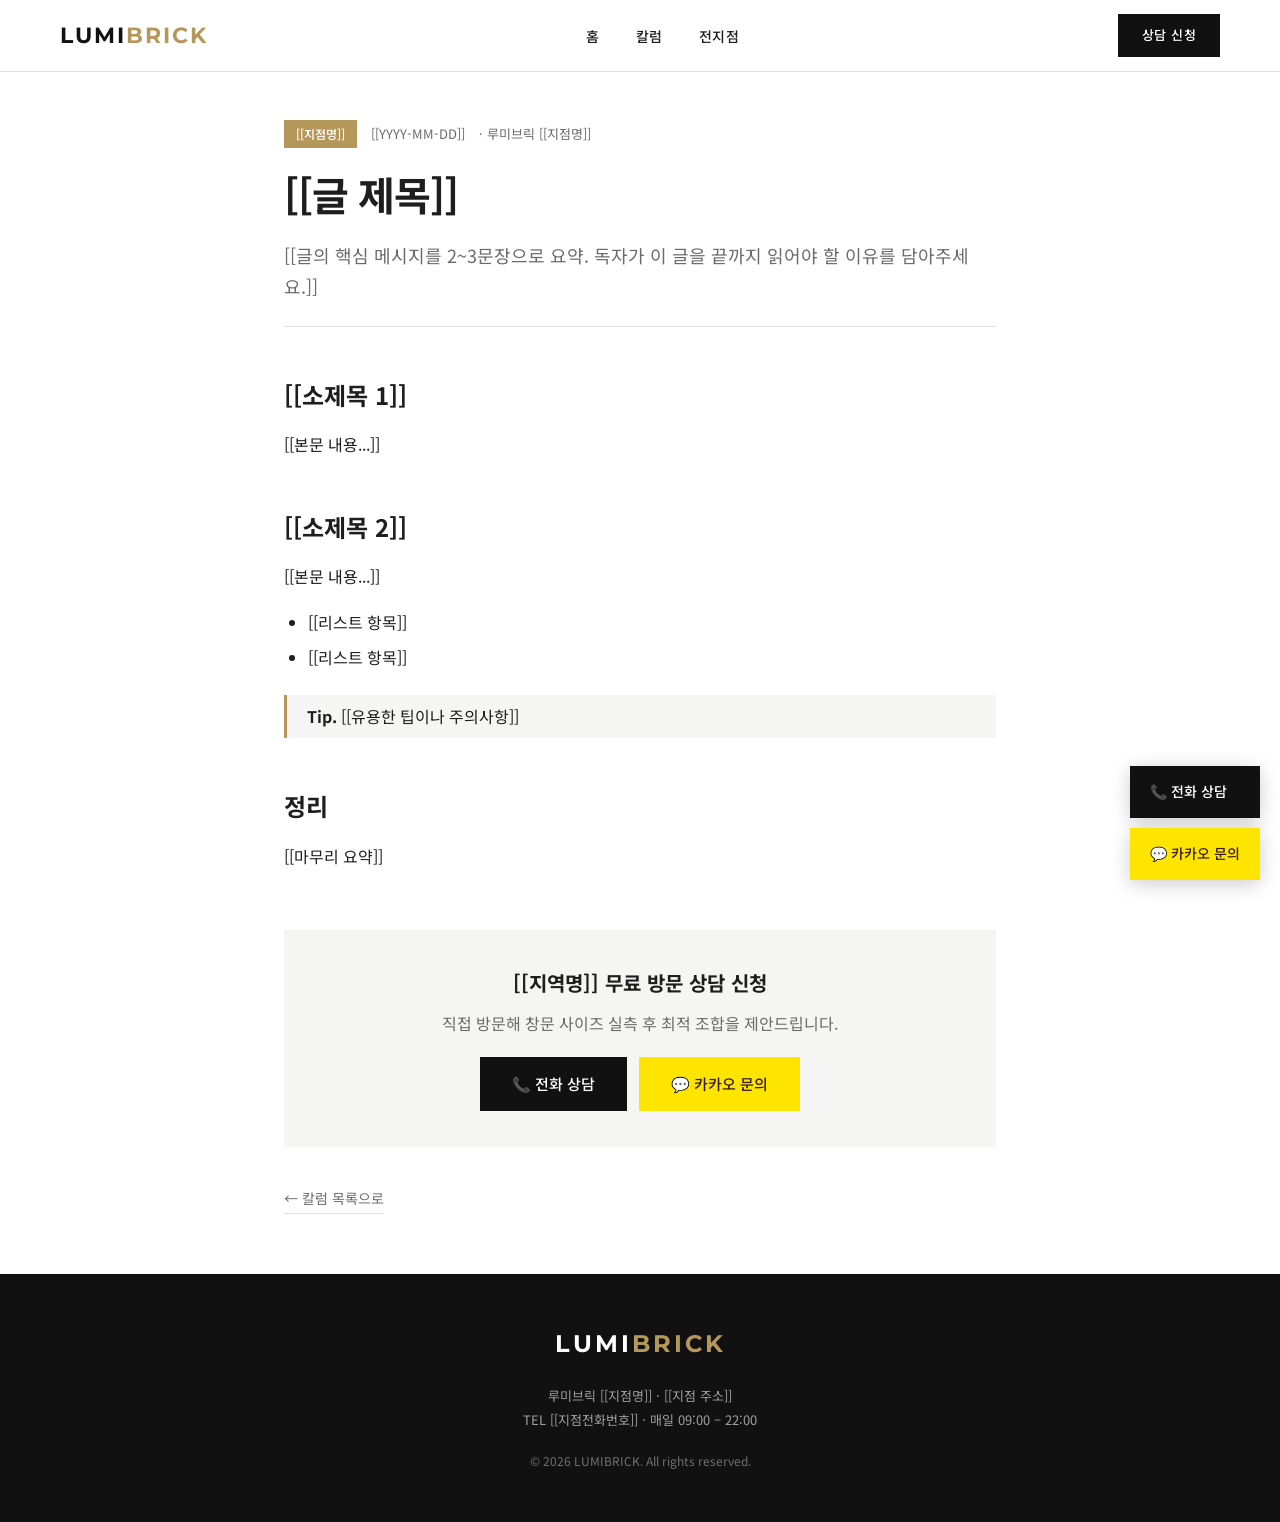
<file: columns/_template.html>
<!DOCTYPE html>
<!--
  === 루미브릭 칼럼 템플릿 ===
  새 글 작성 방법:
  1. 이 파일을 복사해서 "/columns/slug-url.html"로 저장 (영문 slug 권장)
  2. 아래 [[ ... ]] 자리를 모두 교체
  3. /columns/posts.json 맨 위에 메타 정보 1건 추가:
     {
       "slug": "slug-url",            ← 파일명(.html 제외)
       "title": "[[제목]]",
       "excerpt": "[[요약 1~2문장]]",
       "date": "YYYY-MM-DD",
       "branch": "인창점",             ← 작성 지점 (목록 참고)
       "author": "루미브릭 인창점",
       "thumbnail": "/images/hero.jpg",
       "tags": ["커튼", "블라인드"]
     }
  4. git add → commit → push 하면 1~2분 뒤 자동 반영

  branch 가능 값: 인창점, 면목점, 성수점, 장안평점, 잠실점, 의정부점, 휘경점
-->
<html lang="ko">
<head>
  <meta charset="UTF-8" />
  <meta name="viewport" content="width=device-width, initial-scale=1.0" />
  <title>[[글 제목]] | 루미브릭 칼럼</title>
  <meta name="description" content="[[글 요약을 1~2문장으로]]" />
  <meta name="keywords" content="[[키워드1, 키워드2, 키워드3]]" />
  <meta name="robots" content="index, follow, max-image-preview:large" />
  <meta name="theme-color" content="#b5975a" />
  <meta name="author" content="루미브릭 [[지점명]]" />
  <link rel="canonical" href="https://lumibrick.kro.kr/columns/[[slug-url]].html" />
  <link rel="icon" type="image/png" href="/images/logo_icon.png" />

  <meta property="og:type" content="article" />
  <meta property="og:title" content="[[글 제목]]" />
  <meta property="og:description" content="[[글 요약]]" />
  <meta property="og:url" content="https://lumibrick.kro.kr/columns/[[slug-url]].html" />
  <meta property="og:image" content="https://lumibrick.kro.kr/images/hero.jpg" />
  <meta property="og:locale" content="ko_KR" />
  <meta property="article:published_time" content="[[YYYY-MM-DD]]" />
  <meta property="article:author" content="루미브릭 [[지점명]]" />

  <script type="application/ld+json">
  {
    "@context": "https://schema.org",
    "@type": "BlogPosting",
    "headline": "[[글 제목]]",
    "image": "https://lumibrick.kro.kr/images/hero.jpg",
    "datePublished": "[[YYYY-MM-DD]]",
    "dateModified": "[[YYYY-MM-DD]]",
    "author": {
      "@type": "Organization",
      "name": "루미브릭 [[지점명]]",
      "url": "https://lumibrick.kro.kr/[[지점명]]/"
    },
    "publisher": {
      "@type": "Organization",
      "name": "루미브릭",
      "logo": {"@type":"ImageObject","url":"https://lumibrick.kro.kr/images/logo.png"}
    },
    "mainEntityOfPage": {
      "@type": "WebPage",
      "@id": "https://lumibrick.kro.kr/columns/[[slug-url]].html"
    },
    "description": "[[글 요약]]"
  }
  </script>

  <link rel="preconnect" href="https://fonts.googleapis.com" />
  <link href="https://fonts.googleapis.com/css2?family=Noto+Sans+KR:wght@300;400;500;700&family=Montserrat:wght@400;600;700&display=swap" rel="stylesheet" />
  <link rel="stylesheet" href="/assets/branch.css" />
</head>
<body>

<nav>
  <a href="/" class="nav-logo">LUMI<span>BRICK</span></a>
  <ul class="nav-links">
    <li><a href="/">홈</a></li>
    <li><a href="/columns/">칼럼</a></li>
    <li><a href="/#area">전지점</a></li>
  </ul>
  <a href="/#contact" class="nav-cta">상담 신청</a>
</nav>

<article class="post" style="padding-top:120px">
  <div class="post-meta">
    <span class="branch">[[지점명]]</span>
    <span>[[YYYY-MM-DD]]</span>
    <span>· 루미브릭 [[지점명]]</span>
  </div>

  <h1>[[글 제목]]</h1>

  <p class="lead">
    [[글의 핵심 메시지를 2~3문장으로 요약. 독자가 이 글을 끝까지 읽어야 할 이유를 담아주세요.]]
  </p>

  <h2>[[소제목 1]]</h2>
  <p>[[본문 내용...]]</p>

  <h2>[[소제목 2]]</h2>
  <p>[[본문 내용...]]</p>
  <ul>
    <li>[[리스트 항목]]</li>
    <li>[[리스트 항목]]</li>
  </ul>

  <blockquote>
    <strong>Tip.</strong> [[유용한 팁이나 주의사항]]
  </blockquote>

  <h2>정리</h2>
  <p>[[마무리 요약]]</p>

  <div class="cta-box">
    <h3>[[지역명]] 무료 방문 상담 신청</h3>
    <p>직접 방문해 창문 사이즈 실측 후 최적 조합을 제안드립니다.</p>
    <a href="tel:[[지점전화번호]]">📞 전화 상담</a>
    <a href="http://pf.kakao.com/_IHBnX/chat" target="_blank" class="kakao">💬 카카오 문의</a>
  </div>

  <a href="/columns/" class="back-link">← 칼럼 목록으로</a>
</article>

<footer>
  <div class="footer-logo">LUMI<span>BRICK</span></div>
  <div class="footer-info">
    루미브릭 [[지점명]] · [[지점 주소]]<br>
    TEL [[지점전화번호]] · 매일 09:00 – 22:00
  </div>
  <div class="footer-copy">© 2026 LUMIBRICK. All rights reserved.</div>
</footer>

<div class="float-cta">
  <a href="tel:010-2451-7257" class="float-btn">📞 전화 상담</a>
  <a href="http://pf.kakao.com/_IHBnX/chat" target="_blank" class="float-btn kakao">💬 카카오 문의</a>
</div>

</body>
</html>
</file>
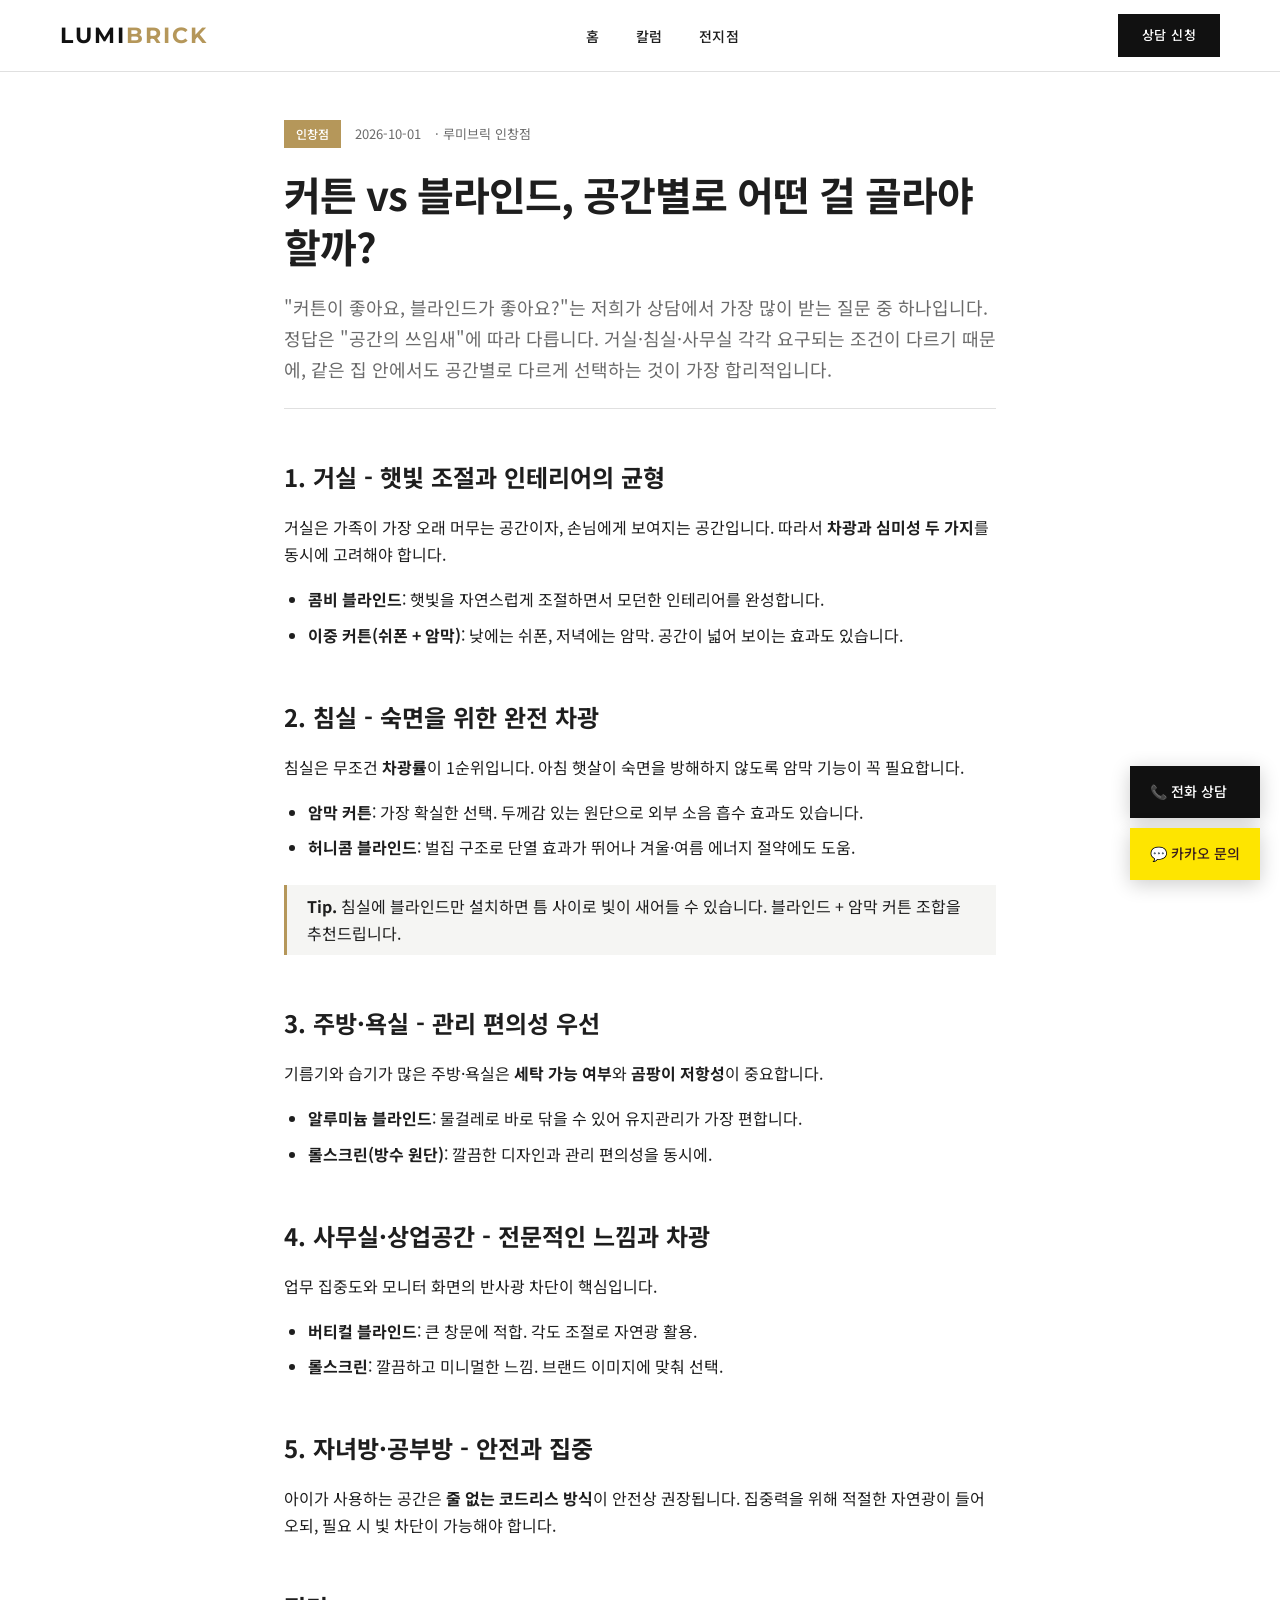
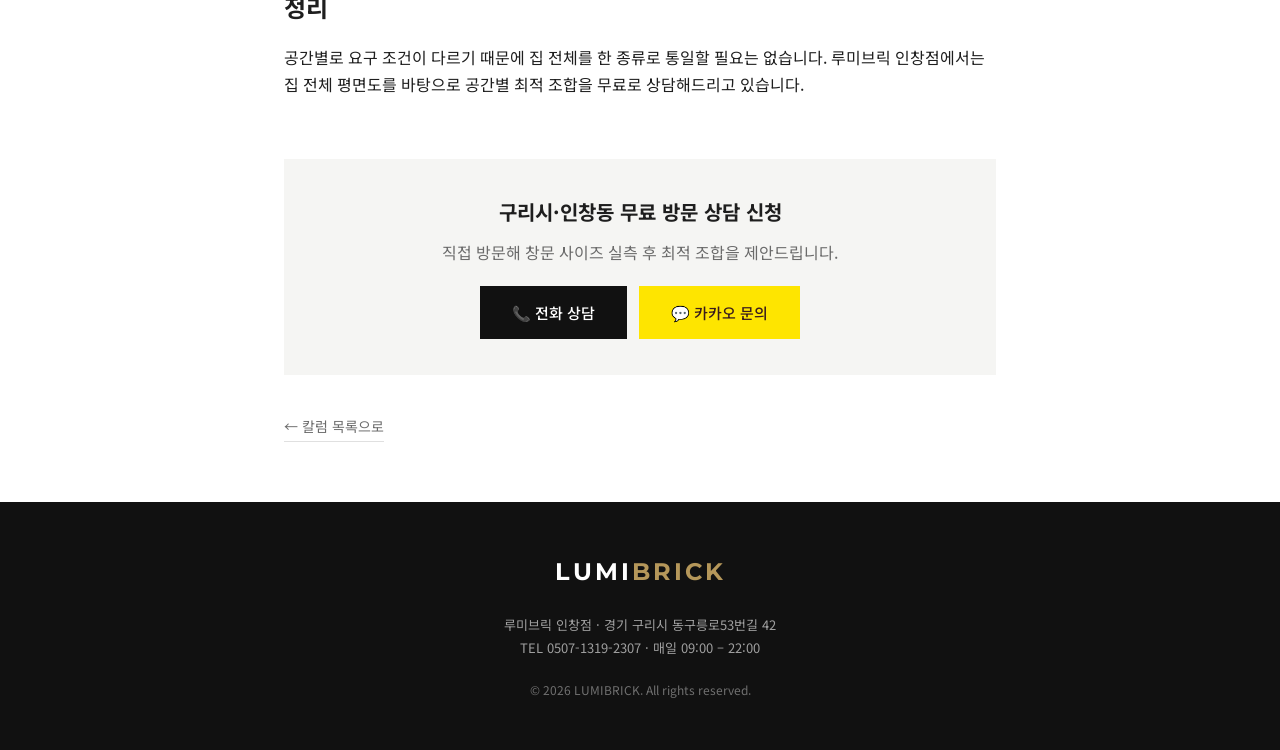
<file: columns/curtain-blind-choice-guide.html>
<!DOCTYPE html>
<html lang="ko">
<head>
  <meta charset="UTF-8" />
  <meta name="viewport" content="width=device-width, initial-scale=1.0" />
  <title>커튼 vs 블라인드, 공간별로 어떤 걸 골라야 할까? | 루미브릭 칼럼</title>
  <meta name="description" content="거실·침실·사무실 등 공간별 특성에 맞춘 커튼·블라인드 선택 가이드. 햇빛 차단, 단열, 인테리어 관점에서 정리했습니다." />
  <meta name="keywords" content="커튼 선택, 블라인드 선택, 거실 커튼, 침실 커튼, 사무실 블라인드, 암막커튼, 콤비블라인드" />
  <meta name="robots" content="index, follow, max-image-preview:large" />
  <meta name="theme-color" content="#b5975a" />
  <meta name="author" content="루미브릭 인창점" />
  <link rel="canonical" href="https://lumibrick.kro.kr/columns/curtain-blind-choice-guide.html" />
  <link rel="icon" type="image/png" href="/images/logo_icon.png" />

  <meta property="og:type" content="article" />
  <meta property="og:title" content="커튼 vs 블라인드, 공간별로 어떤 걸 골라야 할까?" />
  <meta property="og:description" content="거실·침실·사무실 등 공간별 특성에 맞춘 커튼·블라인드 선택 가이드." />
  <meta property="og:url" content="https://lumibrick.kro.kr/columns/curtain-blind-choice-guide.html" />
  <meta property="og:image" content="https://lumibrick.kro.kr/images/hero.jpg" />
  <meta property="og:locale" content="ko_KR" />
  <meta property="article:published_time" content="2026-10-01" />
  <meta property="article:author" content="루미브릭 인창점" />
  <meta property="article:section" content="커튼·블라인드 가이드" />

  <script type="application/ld+json">
  {
    "@context": "https://schema.org",
    "@type": "BlogPosting",
    "headline": "커튼 vs 블라인드, 공간별로 어떤 걸 골라야 할까?",
    "image": "https://lumibrick.kro.kr/images/hero.jpg",
    "datePublished": "2026-10-01",
    "dateModified": "2026-10-01",
    "author": {
      "@type": "Organization",
      "name": "루미브릭 인창점",
      "url": "https://lumibrick.kro.kr/인창점/"
    },
    "publisher": {
      "@type": "Organization",
      "name": "루미브릭",
      "logo": {
        "@type": "ImageObject",
        "url": "https://lumibrick.kro.kr/images/logo.png"
      }
    },
    "mainEntityOfPage": {
      "@type": "WebPage",
      "@id": "https://lumibrick.kro.kr/columns/curtain-blind-choice-guide.html"
    },
    "description": "거실·침실·사무실 등 공간별 특성에 맞춘 커튼·블라인드 선택 가이드."
  }
  </script>

  <link rel="preconnect" href="https://fonts.googleapis.com" />
  <link href="https://fonts.googleapis.com/css2?family=Noto+Sans+KR:wght@300;400;500;700&family=Montserrat:wght@400;600;700&display=swap" rel="stylesheet" />
  <link rel="stylesheet" href="/assets/branch.css" />
</head>
<body>

<nav>
  <a href="/" class="nav-logo">LUMI<span>BRICK</span></a>
  <ul class="nav-links">
    <li><a href="/">홈</a></li>
    <li><a href="/columns/">칼럼</a></li>
    <li><a href="/#area">전지점</a></li>
  </ul>
  <a href="/#contact" class="nav-cta">상담 신청</a>
</nav>

<article class="post" style="padding-top:120px">
  <div class="post-meta">
    <span class="branch">인창점</span>
    <span>2026-10-01</span>
    <span>· 루미브릭 인창점</span>
  </div>

  <h1>커튼 vs 블라인드, 공간별로 어떤 걸 골라야 할까?</h1>

  <p class="lead">
    "커튼이 좋아요, 블라인드가 좋아요?"는 저희가 상담에서 가장 많이 받는 질문 중 하나입니다.
    정답은 "공간의 쓰임새"에 따라 다릅니다. 거실·침실·사무실 각각 요구되는 조건이 다르기 때문에,
    같은 집 안에서도 공간별로 다르게 선택하는 것이 가장 합리적입니다.
  </p>

  <h2>1. 거실 - 햇빛 조절과 인테리어의 균형</h2>
  <p>
    거실은 가족이 가장 오래 머무는 공간이자, 손님에게 보여지는 공간입니다.
    따라서 <strong>차광과 심미성 두 가지</strong>를 동시에 고려해야 합니다.
  </p>
  <ul>
    <li><strong>콤비 블라인드</strong>: 햇빛을 자연스럽게 조절하면서 모던한 인테리어를 완성합니다.</li>
    <li><strong>이중 커튼(쉬폰 + 암막)</strong>: 낮에는 쉬폰, 저녁에는 암막. 공간이 넓어 보이는 효과도 있습니다.</li>
  </ul>

  <h2>2. 침실 - 숙면을 위한 완전 차광</h2>
  <p>
    침실은 무조건 <strong>차광률</strong>이 1순위입니다.
    아침 햇살이 숙면을 방해하지 않도록 암막 기능이 꼭 필요합니다.
  </p>
  <ul>
    <li><strong>암막 커튼</strong>: 가장 확실한 선택. 두께감 있는 원단으로 외부 소음 흡수 효과도 있습니다.</li>
    <li><strong>허니콤 블라인드</strong>: 벌집 구조로 단열 효과가 뛰어나 겨울·여름 에너지 절약에도 도움.</li>
  </ul>

  <blockquote>
    <strong>Tip.</strong> 침실에 블라인드만 설치하면 틈 사이로 빛이 새어들 수 있습니다.
    블라인드 + 암막 커튼 조합을 추천드립니다.
  </blockquote>

  <h2>3. 주방·욕실 - 관리 편의성 우선</h2>
  <p>
    기름기와 습기가 많은 주방·욕실은 <strong>세탁 가능 여부</strong>와 <strong>곰팡이 저항성</strong>이 중요합니다.
  </p>
  <ul>
    <li><strong>알루미늄 블라인드</strong>: 물걸레로 바로 닦을 수 있어 유지관리가 가장 편합니다.</li>
    <li><strong>롤스크린(방수 원단)</strong>: 깔끔한 디자인과 관리 편의성을 동시에.</li>
  </ul>

  <h2>4. 사무실·상업공간 - 전문적인 느낌과 차광</h2>
  <p>
    업무 집중도와 모니터 화면의 반사광 차단이 핵심입니다.
  </p>
  <ul>
    <li><strong>버티컬 블라인드</strong>: 큰 창문에 적합. 각도 조절로 자연광 활용.</li>
    <li><strong>롤스크린</strong>: 깔끔하고 미니멀한 느낌. 브랜드 이미지에 맞춰 선택.</li>
  </ul>

  <h2>5. 자녀방·공부방 - 안전과 집중</h2>
  <p>
    아이가 사용하는 공간은 <strong>줄 없는 코드리스 방식</strong>이 안전상 권장됩니다.
    집중력을 위해 적절한 자연광이 들어오되, 필요 시 빛 차단이 가능해야 합니다.
  </p>

  <h2>정리</h2>
  <p>
    공간별로 요구 조건이 다르기 때문에 집 전체를 한 종류로 통일할 필요는 없습니다.
    루미브릭 인창점에서는 집 전체 평면도를 바탕으로 공간별 최적 조합을 무료로 상담해드리고 있습니다.
  </p>

  <div class="cta-box">
    <h3>구리시·인창동 무료 방문 상담 신청</h3>
    <p>직접 방문해 창문 사이즈 실측 후 최적 조합을 제안드립니다.</p>
    <a href="tel:0507-1319-2307">📞 전화 상담</a>
    <a href="http://pf.kakao.com/_IHBnX/chat" target="_blank" class="kakao">💬 카카오 문의</a>
  </div>

  <a href="/columns/" class="back-link">← 칼럼 목록으로</a>
</article>

<footer>
  <div class="footer-logo">LUMI<span>BRICK</span></div>
  <div class="footer-info">
    루미브릭 인창점 · 경기 구리시 동구릉로53번길 42<br>
    TEL 0507-1319-2307 · 매일 09:00 – 22:00
  </div>
  <div class="footer-copy">© 2026 LUMIBRICK. All rights reserved.</div>
</footer>

<div class="float-cta">
  <a href="tel:010-2451-7257" class="float-btn">📞 전화 상담</a>
  <a href="http://pf.kakao.com/_IHBnX/chat" target="_blank" class="float-btn kakao">💬 카카오 문의</a>
</div>

</body>
</html>
</file>
<file: assets/branch.css>
/* 루미브릭 지점·칼럼 공용 스타일 */
*, *::before, *::after { box-sizing: border-box; margin: 0; padding: 0; }

:root {
  --black: #111111;
  --dark: #1e1e1e;
  --gray: #6b6b6b;
  --light-gray: #f5f5f3;
  --border: #e0e0e0;
  --white: #ffffff;
  --accent: #b5975a;
  --accent-light: #d4b47a;
}

html { scroll-behavior: smooth; }
body {
  font-family: 'Noto Sans KR', sans-serif;
  color: var(--dark);
  background: var(--white);
  line-height: 1.7;
}

a { color: inherit; text-decoration: none; }

/* ── NAV ── */
nav {
  position: fixed; top: 0; left: 0; right: 0; z-index: 100;
  display: flex; align-items: center; justify-content: space-between;
  padding: 0 60px; height: 72px;
  background: rgba(255,255,255,0.96); backdrop-filter: blur(8px);
  border-bottom: 1px solid var(--border);
}
.nav-logo {
  font-family: 'Montserrat', sans-serif; font-weight: 700;
  font-size: 22px; letter-spacing: 2px; color: var(--black);
}
.nav-logo span { color: var(--accent); }
.nav-links { display: flex; gap: 36px; list-style: none; }
.nav-links a { font-size: 14px; font-weight: 500; letter-spacing: .5px; transition: color .2s; }
.nav-links a:hover { color: var(--accent); }
.nav-cta {
  background: var(--black); color: var(--white);
  padding: 10px 24px; font-size: 13px; font-weight: 500; letter-spacing: .5px;
  transition: background .2s;
}
.nav-cta:hover { background: var(--accent); }

/* ── PAGE HERO (지점/칼럼 공용) ── */
.page-hero {
  padding: 160px 60px 80px;
  background: linear-gradient(135deg, #111 0%, #2a2a2a 50%, #1a1a1a 100%);
  color: var(--white);
  text-align: center;
}
.page-hero .eyebrow {
  display: inline-block;
  background: var(--accent); color: var(--white);
  font-size: 12px; font-weight: 500; letter-spacing: 2px;
  padding: 7px 16px; margin-bottom: 20px;
}
.page-hero h1 {
  font-size: clamp(32px, 4vw, 48px);
  font-weight: 700; letter-spacing: -1px; margin-bottom: 16px;
}
.page-hero p { font-size: 16px; color: rgba(255,255,255,.7); max-width: 680px; margin: 0 auto; }

/* ── MAIN WRAP ── */
.wrap { max-width: 1100px; margin: 0 auto; padding: 60px 32px; }

/* ── 지점 필터 탭 ── */
.filter-tabs {
  display: flex; flex-wrap: wrap; gap: 8px;
  margin-bottom: 40px; justify-content: center;
}
.filter-tab {
  background: var(--white); border: 1px solid var(--border);
  padding: 10px 20px; font-size: 14px; font-weight: 500;
  cursor: pointer; transition: all .2s;
  font-family: inherit; color: var(--dark);
}
.filter-tab:hover { border-color: var(--accent); color: var(--accent); }
.filter-tab.active {
  background: var(--black); color: var(--white); border-color: var(--black);
}

/* ── 칼럼 카드 그리드 ── */
.column-grid {
  display: grid;
  grid-template-columns: repeat(auto-fill, minmax(300px, 1fr));
  gap: 28px;
}
.column-card {
  background: var(--white); border: 1px solid var(--border);
  transition: transform .3s, box-shadow .3s;
  display: block; color: inherit;
  overflow: hidden;
}
.column-card:hover { transform: translateY(-4px); box-shadow: 0 12px 40px rgba(0,0,0,.08); }
.column-card .thumb {
  width: 100%; aspect-ratio: 16/10;
  background: var(--light-gray) center/cover no-repeat;
}
.column-card .body { padding: 24px; }
.column-card .meta {
  font-size: 12px; color: var(--gray); margin-bottom: 10px;
  display: flex; gap: 10px; align-items: center;
}
.column-card .meta .branch {
  background: var(--accent); color: var(--white);
  padding: 2px 10px; font-weight: 500; font-size: 11px;
  letter-spacing: .5px;
}
.column-card h3 {
  font-size: 18px; font-weight: 700;
  margin-bottom: 10px; line-height: 1.4;
  display: -webkit-box; -webkit-line-clamp: 2; -webkit-box-orient: vertical; overflow: hidden;
}
.column-card .excerpt {
  font-size: 14px; color: var(--gray); line-height: 1.6;
  display: -webkit-box; -webkit-line-clamp: 3; -webkit-box-orient: vertical; overflow: hidden;
}

.empty {
  text-align: center; padding: 60px 20px; color: var(--gray);
}

/* ── 칼럼 본문 (article) ── */
article.post {
  max-width: 760px; margin: 0 auto; padding: 60px 24px;
}
article.post .post-meta {
  display: flex; gap: 14px; align-items: center;
  font-size: 13px; color: var(--gray); margin-bottom: 20px;
}
article.post .post-meta .branch {
  background: var(--accent); color: var(--white);
  padding: 4px 12px; font-size: 12px; font-weight: 500;
}
article.post h1 {
  font-size: clamp(28px, 3.4vw, 40px);
  font-weight: 700; line-height: 1.3; margin-bottom: 20px; letter-spacing: -1px;
}
article.post .lead {
  font-size: 18px; color: var(--gray); margin-bottom: 36px; line-height: 1.7;
  padding-bottom: 24px; border-bottom: 1px solid var(--border);
}
article.post h2 {
  font-size: 24px; font-weight: 700; margin: 48px 0 16px;
}
article.post h3 {
  font-size: 19px; font-weight: 700; margin: 32px 0 12px;
}
article.post p { margin-bottom: 18px; font-size: 16px; }
article.post ul, article.post ol { margin: 0 0 20px 24px; }
article.post li { margin-bottom: 8px; }
article.post img {
  width: 100%; height: auto; margin: 28px 0;
}
article.post blockquote {
  border-left: 3px solid var(--accent);
  padding: 8px 20px; margin: 24px 0;
  background: var(--light-gray);
  color: var(--dark);
}
article.post .cta-box {
  margin-top: 60px; padding: 36px;
  background: var(--light-gray); text-align: center;
}
article.post .cta-box h3 {
  margin: 0 0 10px; font-size: 20px;
}
article.post .cta-box p { color: var(--gray); margin-bottom: 20px; }
article.post .cta-box a {
  display: inline-block;
  background: var(--black); color: var(--white);
  padding: 14px 32px; font-size: 15px; font-weight: 500;
  margin: 0 4px;
}
article.post .cta-box a.kakao { background: #FEE500; color: #3A1D1D; }
article.post .back-link {
  display: inline-block; margin-top: 40px; font-size: 14px;
  color: var(--gray); border-bottom: 1px solid var(--border);
  padding-bottom: 2px;
}

/* ── FOOTER (공용) ── */
footer {
  background: var(--black); color: var(--white);
  padding: 50px 60px; text-align: center;
}
.footer-logo {
  font-family: 'Montserrat', sans-serif; font-weight: 700;
  font-size: 24px; letter-spacing: 3px; margin-bottom: 20px;
}
.footer-logo span { color: var(--accent); }
.footer-info { font-size: 13px; color: rgba(255,255,255,.6); line-height: 1.8; margin-bottom: 20px; }
.footer-copy { font-size: 12px; color: rgba(255,255,255,.4); }

/* ── 플로팅 CTA ── */
.float-cta {
  position: fixed; bottom: 20px; right: 20px; z-index: 90;
  display: flex; flex-direction: column; gap: 10px;
}
.float-btn {
  padding: 14px 20px; font-size: 14px; font-weight: 500;
  background: var(--black); color: var(--white);
  box-shadow: 0 4px 20px rgba(0,0,0,.2);
}
.float-btn.kakao { background: #FEE500; color: #3A1D1D; }

/* ── 모바일 ── */
@media (max-width: 760px) {
  nav { padding: 0 20px; }
  .nav-links { display: none; }
  .page-hero { padding: 120px 20px 60px; }
  .wrap { padding: 40px 20px; }
  .column-grid { grid-template-columns: 1fr; gap: 20px; }
  article.post { padding: 40px 20px; }
  footer { padding: 40px 20px; }
}
</file>
